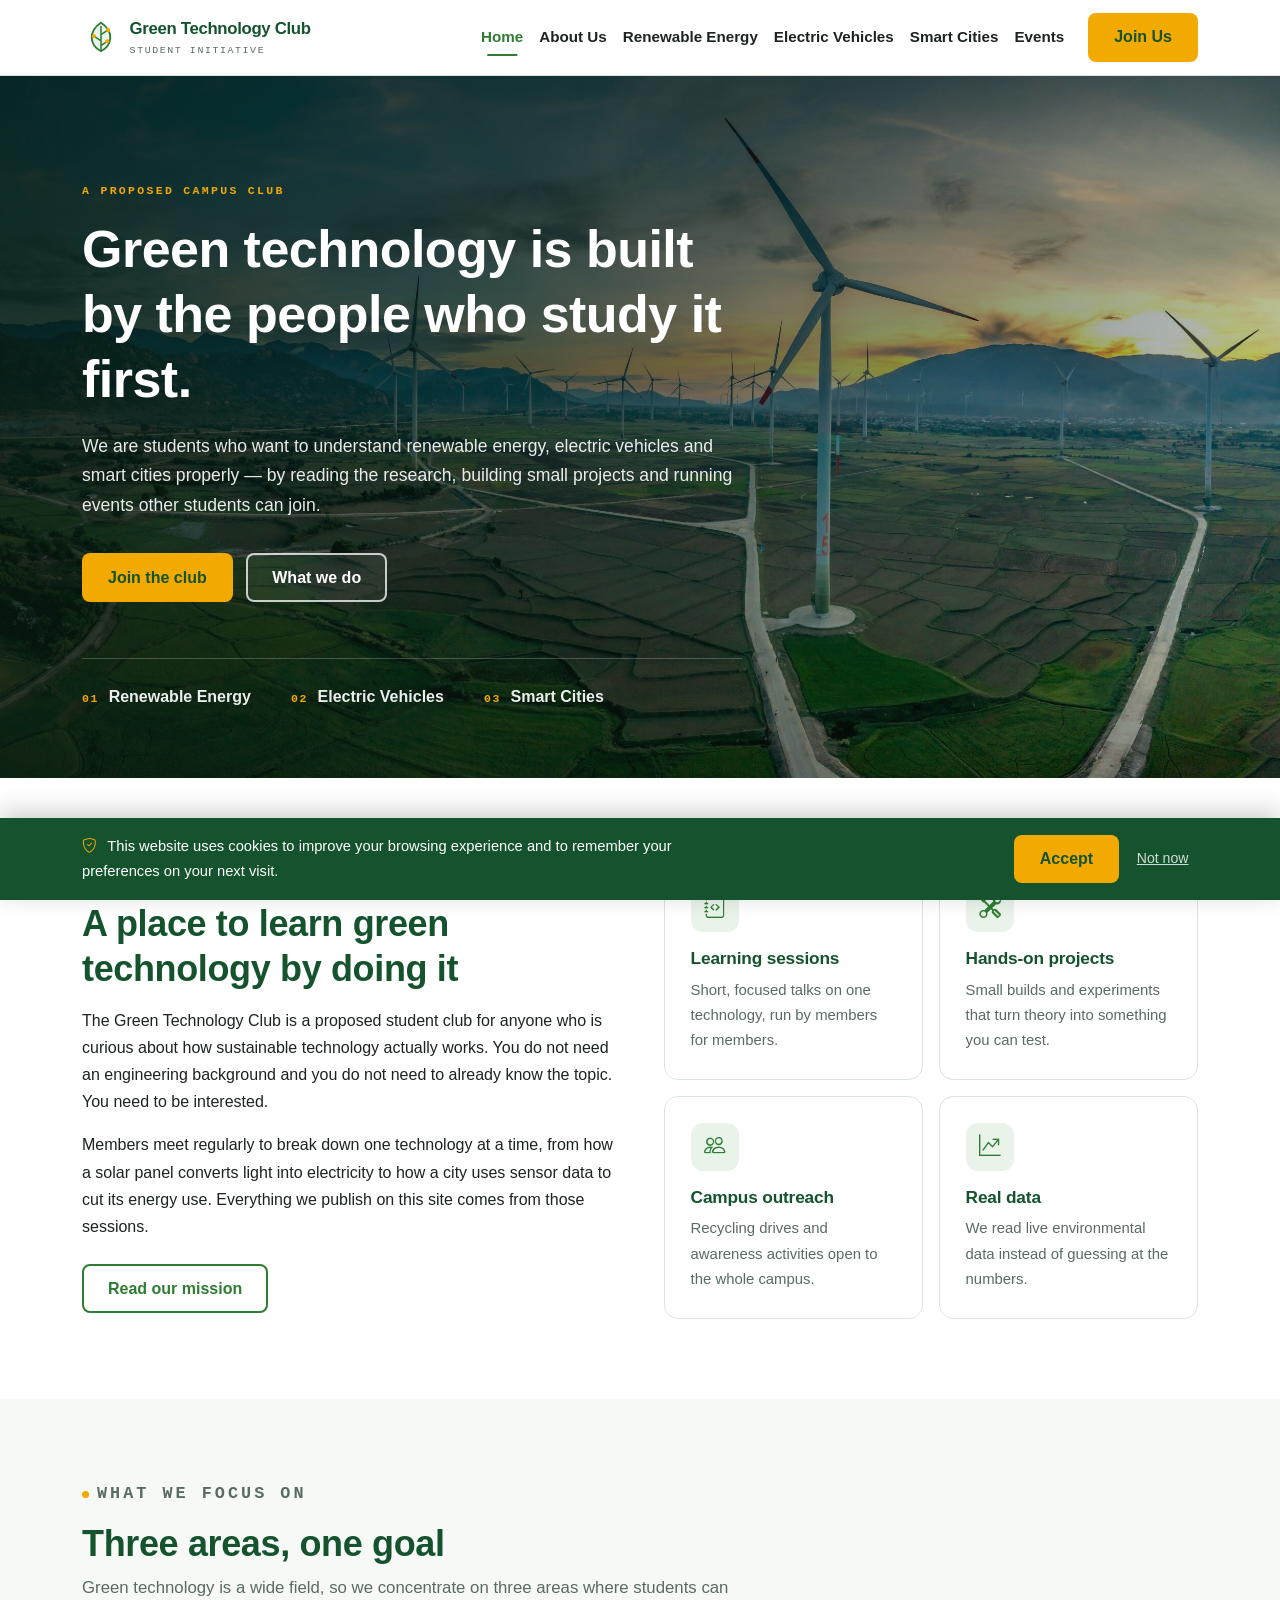
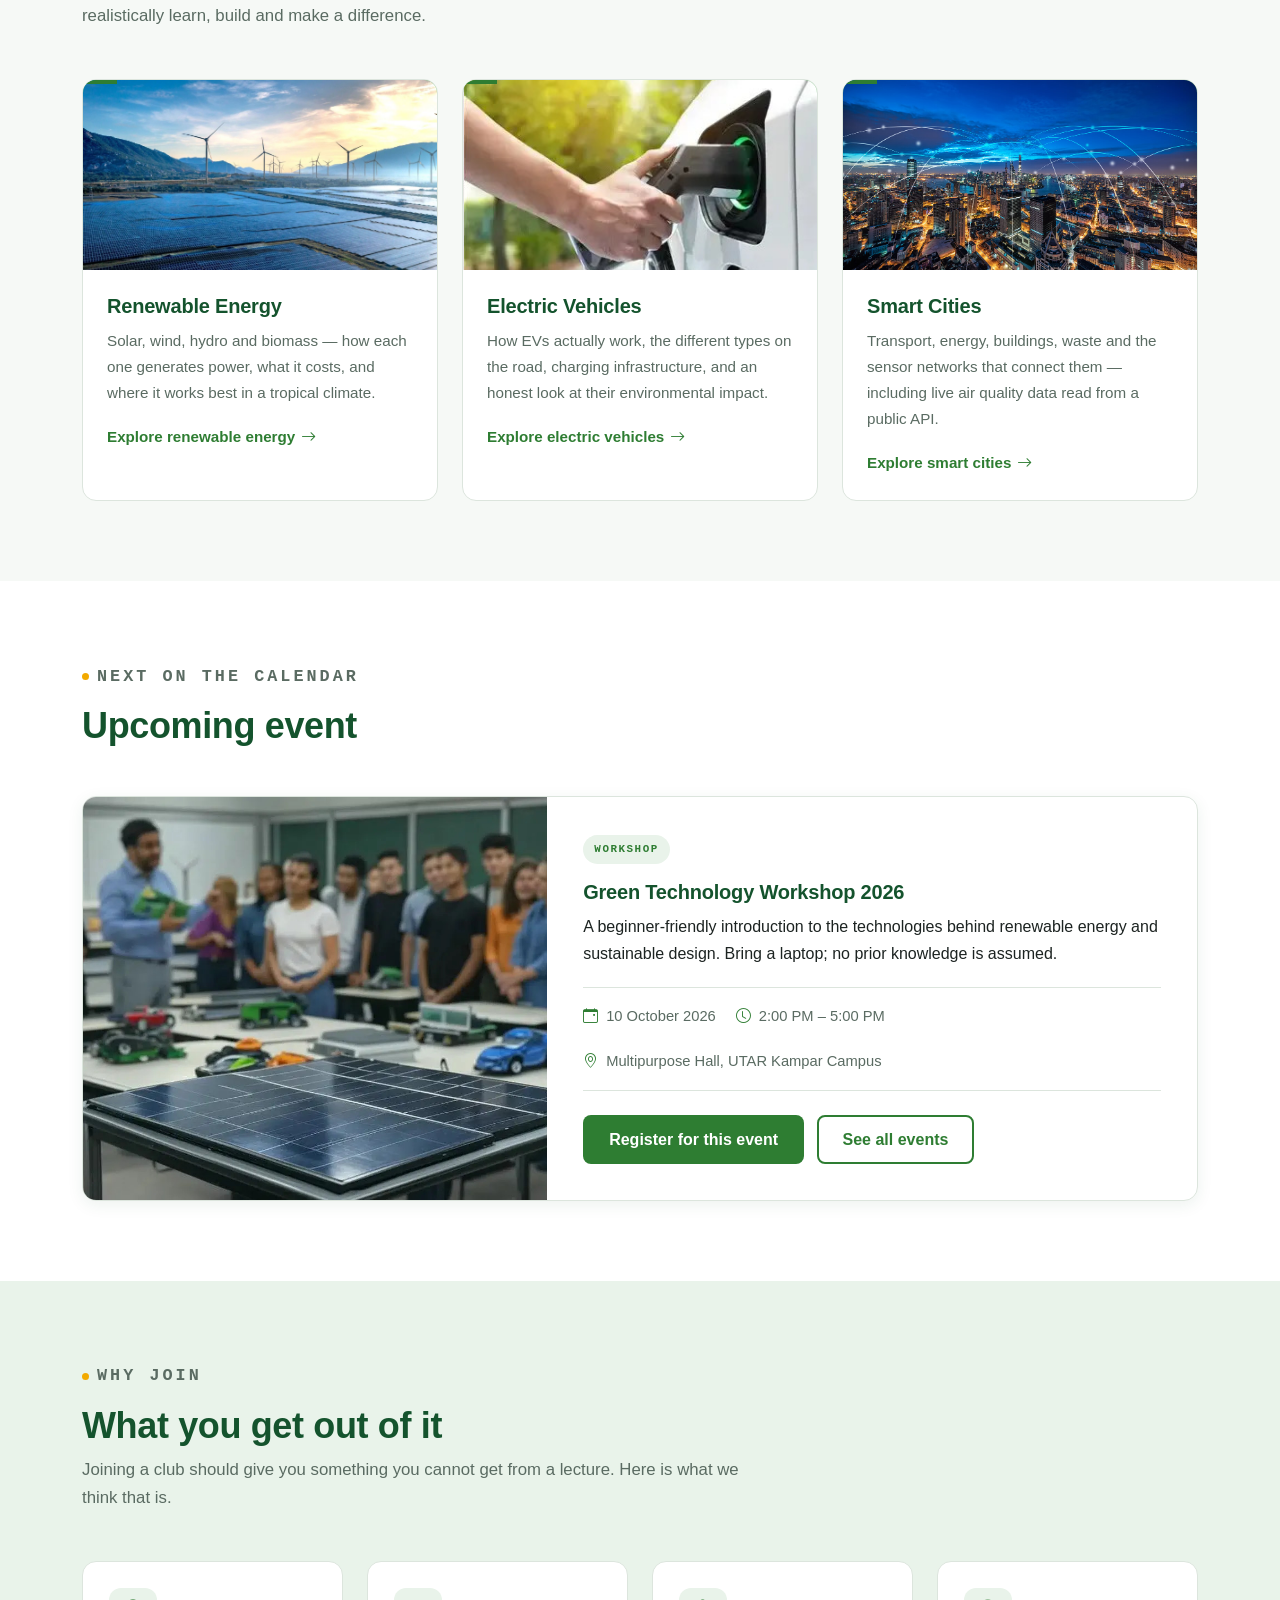
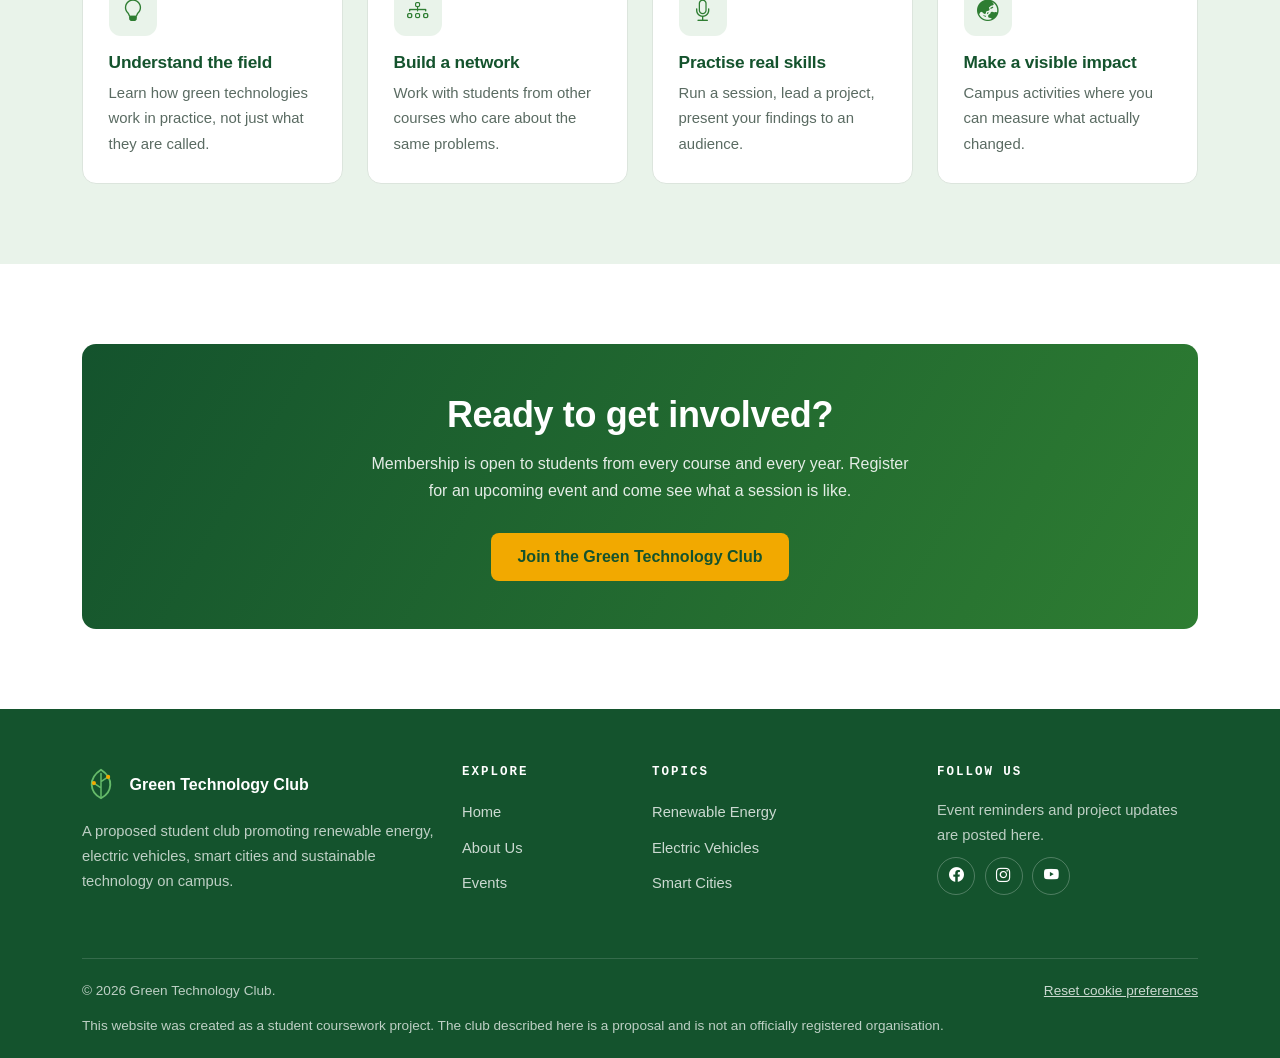
<file: index.html>
<!DOCTYPE html>
<html lang="en">
<head>
  <meta charset="UTF-8">
  <meta name="viewport" content="width=device-width, initial-scale=1.0">
  <!-- This site is designed for a light background only. Without this line a
       phone browser with forced dark mode will invert all of our colours. -->
  <meta name="color-scheme" content="light">
  <meta name="description" content="Green Technology Club - a proposed student club promoting renewable energy, electric vehicles, smart cities and sustainable technology.">
  <title>Home | Green Technology Club</title>

  <!-- Bootstrap 5 -->
  <link href="https://cdn.jsdelivr.net/npm/bootstrap@5.3.3/dist/css/bootstrap.min.css" rel="stylesheet">
  <!-- Bootstrap Icons (CSS only, no JavaScript) -->
  <link href="https://cdn.jsdelivr.net/npm/bootstrap-icons@1.11.3/font/bootstrap-icons.min.css" rel="stylesheet">
  <!-- Our own stylesheet, loaded last so it can override Bootstrap -->
  <link href="css/style.css" rel="stylesheet">
</head>
<body>

<!-- Lets keyboard users jump past the menu straight to the content -->
<a class="gtc-skip-link" href="#main-content">Skip to main content</a>


<!-- ==========================================================================
     NAVBAR  (identical on all six pages - only the "active" class moves)
     ========================================================================== -->
<nav class="navbar navbar-expand-lg gtc-navbar sticky-top" aria-label="Main navigation">
  <div class="container">

    <a class="navbar-brand" href="index.html">
      <svg class="gtc-logo" viewBox="0 0 40 40" role="img" aria-label="Green Technology Club logo">
        <path d="M20 35C8 29 6 14 20 5C34 14 32 29 20 35Z" fill="#E9F3EA" stroke="#2E7D32" stroke-width="2" stroke-linejoin="round"/>
        <path d="M20 34V9M20 24L12.5 19M20 17.5L27.5 12.5M20 29L26.5 24.5" stroke="#2E7D32" stroke-width="1.6" stroke-linecap="round"/>
        <circle cx="12.5" cy="19" r="2.2" fill="#F2A900"/>
        <circle cx="27.5" cy="12.5" r="2.2" fill="#F2A900"/>
        <circle cx="26.5" cy="24.5" r="2.2" fill="#F2A900"/>
      </svg>
      <span class="gtc-brand-text">
        Green Technology Club
        <small>Student Initiative</small>
      </span>
    </a>

    <button class="navbar-toggler" type="button" data-bs-toggle="collapse"
            data-bs-target="#gtcNavMenu" aria-controls="gtcNavMenu"
            aria-expanded="false" aria-label="Toggle navigation menu">
      <span class="navbar-toggler-icon"></span>
    </button>

    <div class="collapse navbar-collapse" id="gtcNavMenu">
      <ul class="navbar-nav ms-auto align-items-lg-center">
        <li class="nav-item"><a class="nav-link active" aria-current="page" href="index.html">Home</a></li>
        <li class="nav-item"><a class="nav-link" href="about.html">About Us</a></li>
        <li class="nav-item"><a class="nav-link" href="renewable.html">Renewable Energy</a></li>
        <li class="nav-item"><a class="nav-link" href="ev.html">Electric Vehicles</a></li>
        <li class="nav-item"><a class="nav-link" href="smart-city.html">Smart Cities</a></li>
        <li class="nav-item"><a class="nav-link" href="events.html">Events</a></li>
        <li class="nav-item ms-lg-3">
          <a class="btn btn-gtc-accent" href="events.html#register">Join Us</a>
        </li>
      </ul>
    </div>

  </div>
</nav>


<!-- ==========================================================================
     WELCOME BAR  (only appears when a name is stored in a cookie)
     ========================================================================== -->
<div class="gtc-welcome" id="gtcWelcome" hidden>
  <div class="container">
    <div class="gtc-welcome__inner">
      <p class="gtc-welcome__text" id="gtcWelcomeText"></p>
      <button type="button" class="gtc-welcome__btn" id="gtcNameBtn" hidden>Add your name</button>
      <button type="button" class="gtc-welcome__btn" id="gtcForgetBtn" hidden>Not you?</button>
    </div>
  </div>
</div>


<main id="main-content">

  <!-- ========================================================================
       HERO
       ======================================================================== -->
  <header class="gtc-hero gtc-on-dark">
    <div class="container">
      <div class="gtc-hero__content">

        <p class="gtc-hero__eyebrow gtc-animate-1">A proposed campus club</p>

        <h1 class="gtc-animate-1">Green technology is built by the people who study it first.</h1>

        <p class="gtc-hero__lead gtc-animate-2">
          We are students who want to understand renewable energy, electric
          vehicles and smart cities properly &mdash; by reading the research,
          building small projects and running events other students can join.
        </p>

        <div class="gtc-hero__actions gtc-animate-3">
          <a class="btn btn-gtc-accent" href="events.html#register">Join the club</a>
          <a class="btn btn-gtc-outline" href="about.html">What we do</a>
        </div>

        <div class="gtc-hero__strip gtc-animate-3">
          <a class="gtc-hero__strip-item" href="renewable.html">
            <span>01</span> Renewable Energy
          </a>
          <a class="gtc-hero__strip-item" href="ev.html">
            <span>02</span> Electric Vehicles
          </a>
          <a class="gtc-hero__strip-item" href="smart-city.html">
            <span>03</span> Smart Cities
          </a>
        </div>

      </div>
    </div>
  </header>


  <!-- ========================================================================
       CLUB INTRODUCTION
       ======================================================================== -->
  <section class="gtc-section">
    <div class="container">
      <div class="row align-items-center g-5">

        <div class="col-lg-6">
          <p class="gtc-eyebrow">About the club</p>
          <h2>A place to learn green technology by doing it</h2>
          <p class="mt-3">
            The Green Technology Club is a proposed student club for anyone who
            is curious about how sustainable technology actually works. You do
            not need an engineering background and you do not need to already
            know the topic. You need to be interested.
          </p>
          <p>
            Members meet regularly to break down one technology at a time, from
            how a solar panel converts light into electricity to how a city
            uses sensor data to cut its energy use. Everything we publish on
            this site comes from those sessions.
          </p>
          <a class="btn btn-gtc-outline mt-2" href="about.html">Read our mission</a>
        </div>

        <div class="col-lg-6">
          <div class="row g-3">
            <div class="col-sm-6">
              <div class="gtc-mini-card">
                <span class="gtc-mini-card__icon"><i class="bi bi-journal-code"></i></span>
                <h3>Learning sessions</h3>
                <p>Short, focused talks on one technology, run by members for members.</p>
              </div>
            </div>
            <div class="col-sm-6">
              <div class="gtc-mini-card">
                <span class="gtc-mini-card__icon"><i class="bi bi-tools"></i></span>
                <h3>Hands-on projects</h3>
                <p>Small builds and experiments that turn theory into something you can test.</p>
              </div>
            </div>
            <div class="col-sm-6">
              <div class="gtc-mini-card">
                <span class="gtc-mini-card__icon"><i class="bi bi-people"></i></span>
                <h3>Campus outreach</h3>
                <p>Recycling drives and awareness activities open to the whole campus.</p>
              </div>
            </div>
            <div class="col-sm-6">
              <div class="gtc-mini-card">
                <span class="gtc-mini-card__icon"><i class="bi bi-graph-up-arrow"></i></span>
                <h3>Real data</h3>
                <p>We read live environmental data instead of guessing at the numbers.</p>
              </div>
            </div>
          </div>
        </div>

      </div>
    </div>
  </section>


  <!-- ========================================================================
       THREE FEATURED AREAS
       ======================================================================== -->
  <section class="gtc-section gtc-section--offwhite">
    <div class="container">

      <div class="gtc-section-intro">
        <p class="gtc-eyebrow">What we focus on</p>
        <h2>Three areas, one goal</h2>
        <p>
          Green technology is a wide field, so we concentrate on three areas
          where students can realistically learn, build and make a difference.
        </p>
      </div>

      <div class="row g-4">

        <div class="col-md-4">
          <article class="gtc-card">
            <div class="gtc-card__media"
                 style="background-image: url('images/feature-renewable.jpg');"
                 role="img" aria-label="Solar panels in a field under clear sky"></div>
            <div class="gtc-card__body">
              <h3>Renewable Energy</h3>
              <p>
                Solar, wind, hydro and biomass &mdash; how each one generates
                power, what it costs, and where it works best in a tropical
                climate.
              </p>
              <a class="gtc-card__link" href="renewable.html">
                Explore renewable energy <i class="bi bi-arrow-right"></i>
              </a>
            </div>
          </article>
        </div>

        <div class="col-md-4">
          <article class="gtc-card">
            <div class="gtc-card__media"
                 style="background-image: url('images/feature-ev.jpg');"
                 role="img" aria-label="Electric vehicle connected to a charging station"></div>
            <div class="gtc-card__body">
              <h3>Electric Vehicles</h3>
              <p>
                How EVs actually work, the different types on the road,
                charging infrastructure, and an honest look at their
                environmental impact.
              </p>
              <a class="gtc-card__link" href="ev.html">
                Explore electric vehicles <i class="bi bi-arrow-right"></i>
              </a>
            </div>
          </article>
        </div>

        <div class="col-md-4">
          <article class="gtc-card">
            <div class="gtc-card__media"
                 style="background-image: url('images/feature-smartcity.jpg');"
                 role="img" aria-label="City skyline at dusk with connected lighting"></div>
            <div class="gtc-card__body">
              <h3>Smart Cities</h3>
              <p>
                Transport, energy, buildings, waste and the sensor networks
                that connect them &mdash; including live air quality data
                read from a public API.
              </p>
              <a class="gtc-card__link" href="smart-city.html">
                Explore smart cities <i class="bi bi-arrow-right"></i>
              </a>
            </div>
          </article>
        </div>

      </div>
    </div>
  </section>


  <!-- ========================================================================
       FEATURED EVENT
       Note for Member 3: the details below must stay identical to the first
       event card on events.html.
       ======================================================================== -->
  <section class="gtc-section">
    <div class="container">

      <div class="gtc-section-intro">
        <p class="gtc-eyebrow">Next on the calendar</p>
        <h2>Upcoming event</h2>
      </div>

      <div class="gtc-event">
        <div class="row g-0">

          <div class="col-lg-5">
            <div class="gtc-event__media"
                 style="background-image: url('images/event-featured.jpg');"
                 role="img" aria-label="Students taking part in a green technology workshop"></div>
          </div>

          <div class="col-lg-7">
            <div class="gtc-event__body">
              <span class="gtc-badge">Workshop</span>
              <h3 class="mt-3">Green Technology Workshop 2026</h3>
              <p class="mb-0">
                A beginner-friendly introduction to the technologies behind
                renewable energy and sustainable design. Bring a laptop; no
                prior knowledge is assumed.
              </p>

              <div class="gtc-event__meta">
                <div><i class="bi bi-calendar-event"></i> 10 October 2026</div>
                <div><i class="bi bi-clock"></i> 2:00 PM &ndash; 5:00 PM</div>
                <div><i class="bi bi-geo-alt"></i> Multipurpose Hall, UTAR Kampar Campus</div>
              </div>

              <a class="btn btn-gtc-primary" href="events.html#register">Register for this event</a>
              <a class="btn btn-gtc-outline ms-sm-2 mt-2 mt-sm-0" href="events.html">See all events</a>
            </div>
          </div>

        </div>
      </div>

    </div>
  </section>


  <!-- ========================================================================
       WHY JOIN OUR CLUB
       ======================================================================== -->
  <section class="gtc-section gtc-section--pale">
    <div class="container">

      <div class="gtc-section-intro">
        <p class="gtc-eyebrow">Why join</p>
        <h2>What you get out of it</h2>
        <p>
          Joining a club should give you something you cannot get from a
          lecture. Here is what we think that is.
        </p>
      </div>

      <div class="row g-4">

        <div class="col-md-6 col-lg-3">
          <div class="gtc-mini-card">
            <span class="gtc-mini-card__icon"><i class="bi bi-lightbulb"></i></span>
            <h3>Understand the field</h3>
            <p>Learn how green technologies work in practice, not just what they are called.</p>
          </div>
        </div>

        <div class="col-md-6 col-lg-3">
          <div class="gtc-mini-card">
            <span class="gtc-mini-card__icon"><i class="bi bi-diagram-3"></i></span>
            <h3>Build a network</h3>
            <p>Work with students from other courses who care about the same problems.</p>
          </div>
        </div>

        <div class="col-md-6 col-lg-3">
          <div class="gtc-mini-card">
            <span class="gtc-mini-card__icon"><i class="bi bi-mic"></i></span>
            <h3>Practise real skills</h3>
            <p>Run a session, lead a project, present your findings to an audience.</p>
          </div>
        </div>

        <div class="col-md-6 col-lg-3">
          <div class="gtc-mini-card">
            <span class="gtc-mini-card__icon"><i class="bi bi-globe-asia-australia"></i></span>
            <h3>Make a visible impact</h3>
            <p>Campus activities where you can measure what actually changed.</p>
          </div>
        </div>

      </div>
    </div>
  </section>


  <!-- ========================================================================
       CALL TO ACTION
       ======================================================================== -->
  <section class="gtc-section gtc-on-dark">
    <div class="container">
      <div class="gtc-cta">
        <h2>Ready to get involved?</h2>
        <p>
          Membership is open to students from every course and every year.
          Register for an upcoming event and come see what a session is like.
        </p>
        <a class="btn btn-gtc-accent" href="events.html#register">Join the Green Technology Club</a>
      </div>
    </div>
  </section>

</main>


<!-- ==========================================================================
     FOOTER  (identical on all six pages)
     ========================================================================== -->
<footer class="gtc-footer">
  <div class="container">
    <div class="row g-4">

      <div class="col-lg-4">
        <div class="gtc-footer__brand">
          <svg class="gtc-logo" viewBox="0 0 40 40" aria-hidden="true">
            <path d="M20 35C8 29 6 14 20 5C34 14 32 29 20 35Z" fill="none" stroke="#66BB6A" stroke-width="2" stroke-linejoin="round"/>
            <path d="M20 34V9M20 24L12.5 19M20 17.5L27.5 12.5" stroke="#66BB6A" stroke-width="1.6" stroke-linecap="round"/>
            <circle cx="12.5" cy="19" r="2.2" fill="#F2A900"/>
            <circle cx="27.5" cy="12.5" r="2.2" fill="#F2A900"/>
          </svg>
          Green Technology Club
        </div>
        <p>
          A proposed student club promoting renewable energy, electric
          vehicles, smart cities and sustainable technology on campus.
        </p>
      </div>

      <div class="col-6 col-lg-2">
        <h4>Explore</h4>
        <ul class="gtc-footer__list">
          <li><a href="index.html">Home</a></li>
          <li><a href="about.html">About Us</a></li>
          <li><a href="events.html">Events</a></li>
        </ul>
      </div>

      <div class="col-6 col-lg-3">
        <h4>Topics</h4>
        <ul class="gtc-footer__list">
          <li><a href="renewable.html">Renewable Energy</a></li>
          <li><a href="ev.html">Electric Vehicles</a></li>
          <li><a href="smart-city.html">Smart Cities</a></li>
        </ul>
      </div>

      <div class="col-lg-3">
        <h4>Follow us</h4>
        <p class="mb-0">Event reminders and project updates are posted here.</p>
        <div class="gtc-footer__social">
          <a href="https://www.facebook.com/share/1BGQavSA6r/" target="_blank" rel="noopener" aria-label="Green Technology Club on Facebook"><i class="bi bi-facebook"></i></a>
          <a href="https://www.instagram.com/green_tech_club" target="_blank" rel="noopener" aria-label="Green Technology Club on Instagram"><i class="bi bi-instagram"></i></a>
          <a href="https://www.youtube.com/@green_tech_club" target="_blank" rel="noopener" aria-label="Green Technology Club on YouTube"><i class="bi bi-youtube"></i></a>
        </div>
      </div>

    </div>

    <div class="gtc-footer__bottom">
      <div class="d-flex flex-wrap justify-content-between gap-2">
        <p>&copy; <span id="footerYear">2026</span> Green Technology Club.</p>
        <button type="button" class="gtc-footer__reset" id="cookieResetBtn">
          Reset cookie preferences
        </button>
      </div>
      <p class="gtc-disclaimer">
        This website was created as a student coursework project. The club
        described here is a proposal and is not an officially registered
        organisation.
      </p>
    </div>

  </div>
</footer>


<!-- ==========================================================================
     COOKIE NOTICE  (identical on all six pages, hidden until needed)
     ========================================================================== -->
<div class="gtc-cookie-banner" id="cookieBanner" role="region" aria-label="Cookie notice" hidden>
  <div class="container">
    <div class="gtc-cookie-banner__inner">
      <p class="gtc-cookie-banner__text">
        <i class="bi bi-shield-check"></i>
        This website uses cookies to improve your browsing experience and to
        remember your preferences on your next visit.
      </p>
      <div class="gtc-cookie-banner__actions">
        <button type="button" class="btn btn-gtc-accent" id="cookieAcceptBtn">Accept</button>
        <button type="button" class="gtc-cookie-banner__dismiss" id="cookieDismissBtn">Not now</button>
      </div>
    </div>
  </div>
</div>


<!-- Scripts: jQuery first, then Bootstrap, then our own file -->
<script src="https://code.jquery.com/jquery-3.7.1.min.js"></script>
<script src="https://cdn.jsdelivr.net/npm/bootstrap@5.3.3/dist/js/bootstrap.bundle.min.js"></script>
<script src="js/script.js"></script>

</body>
</html>
</file>
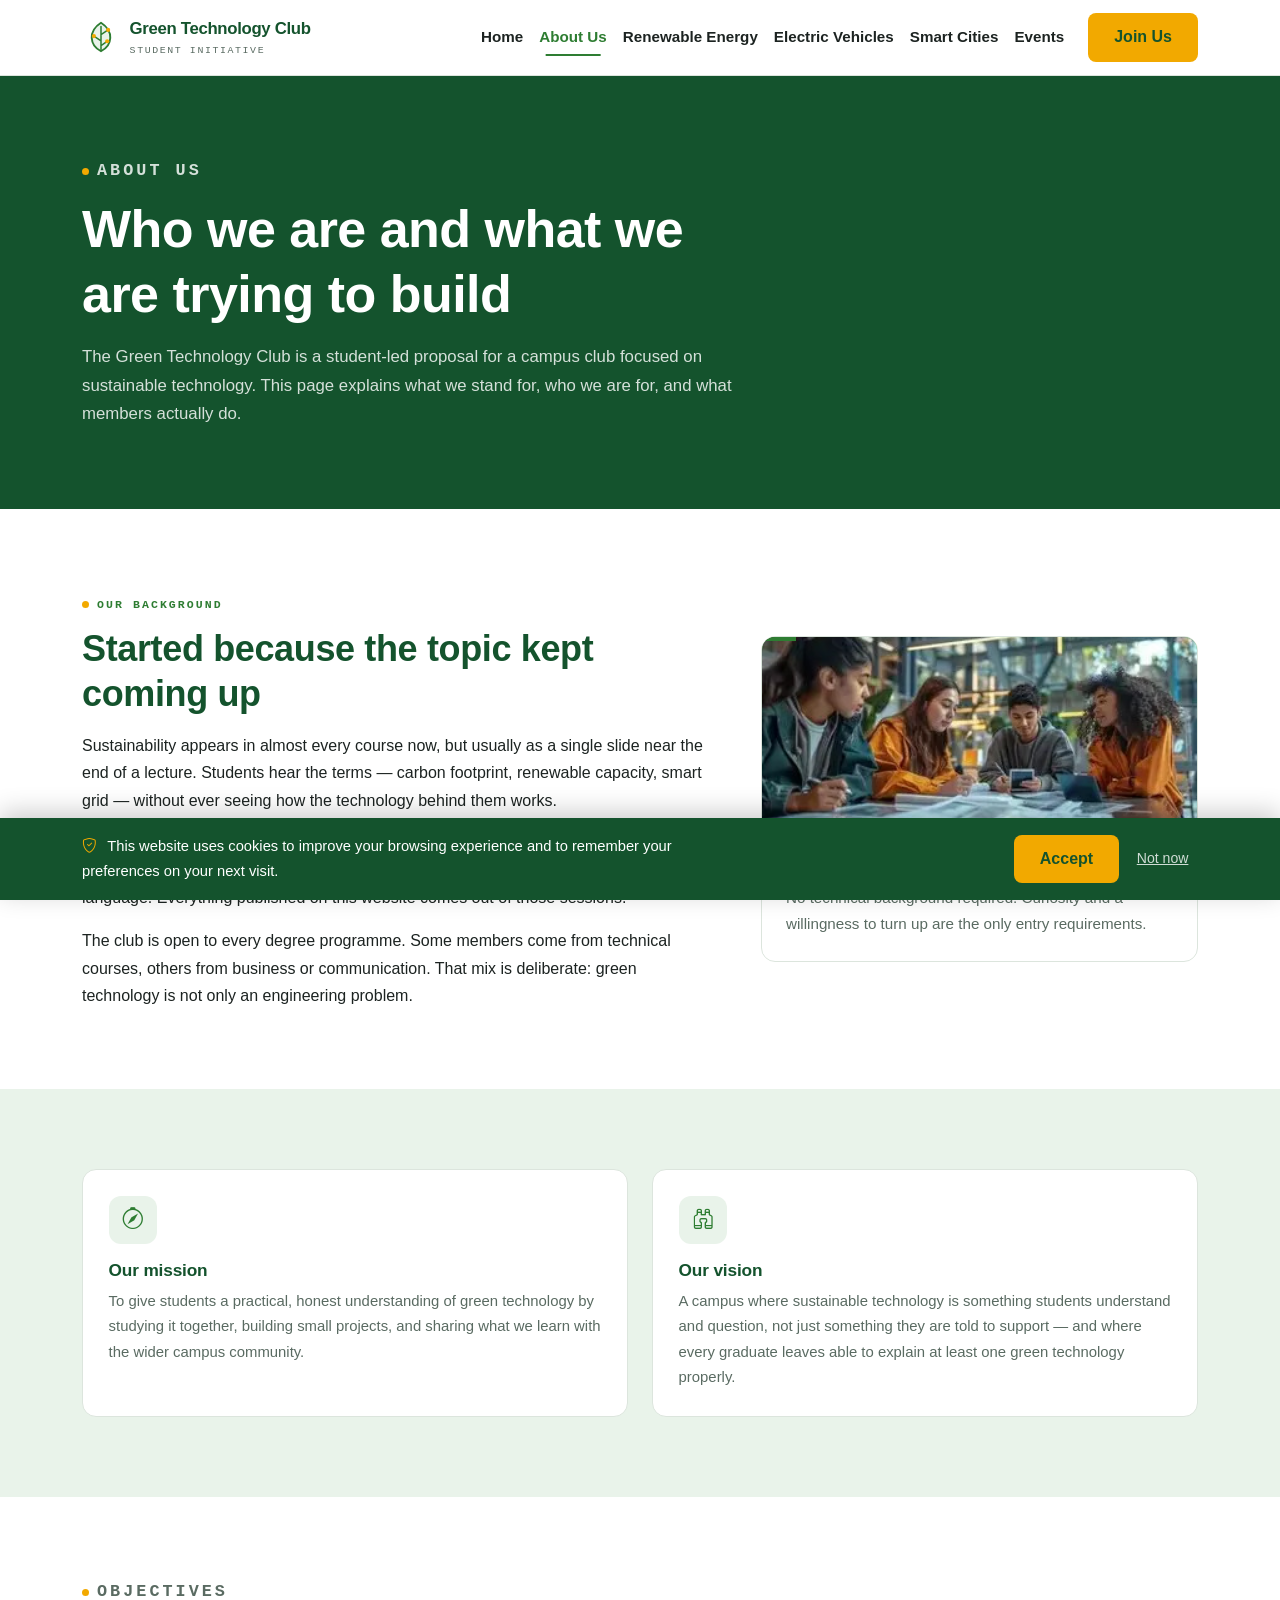
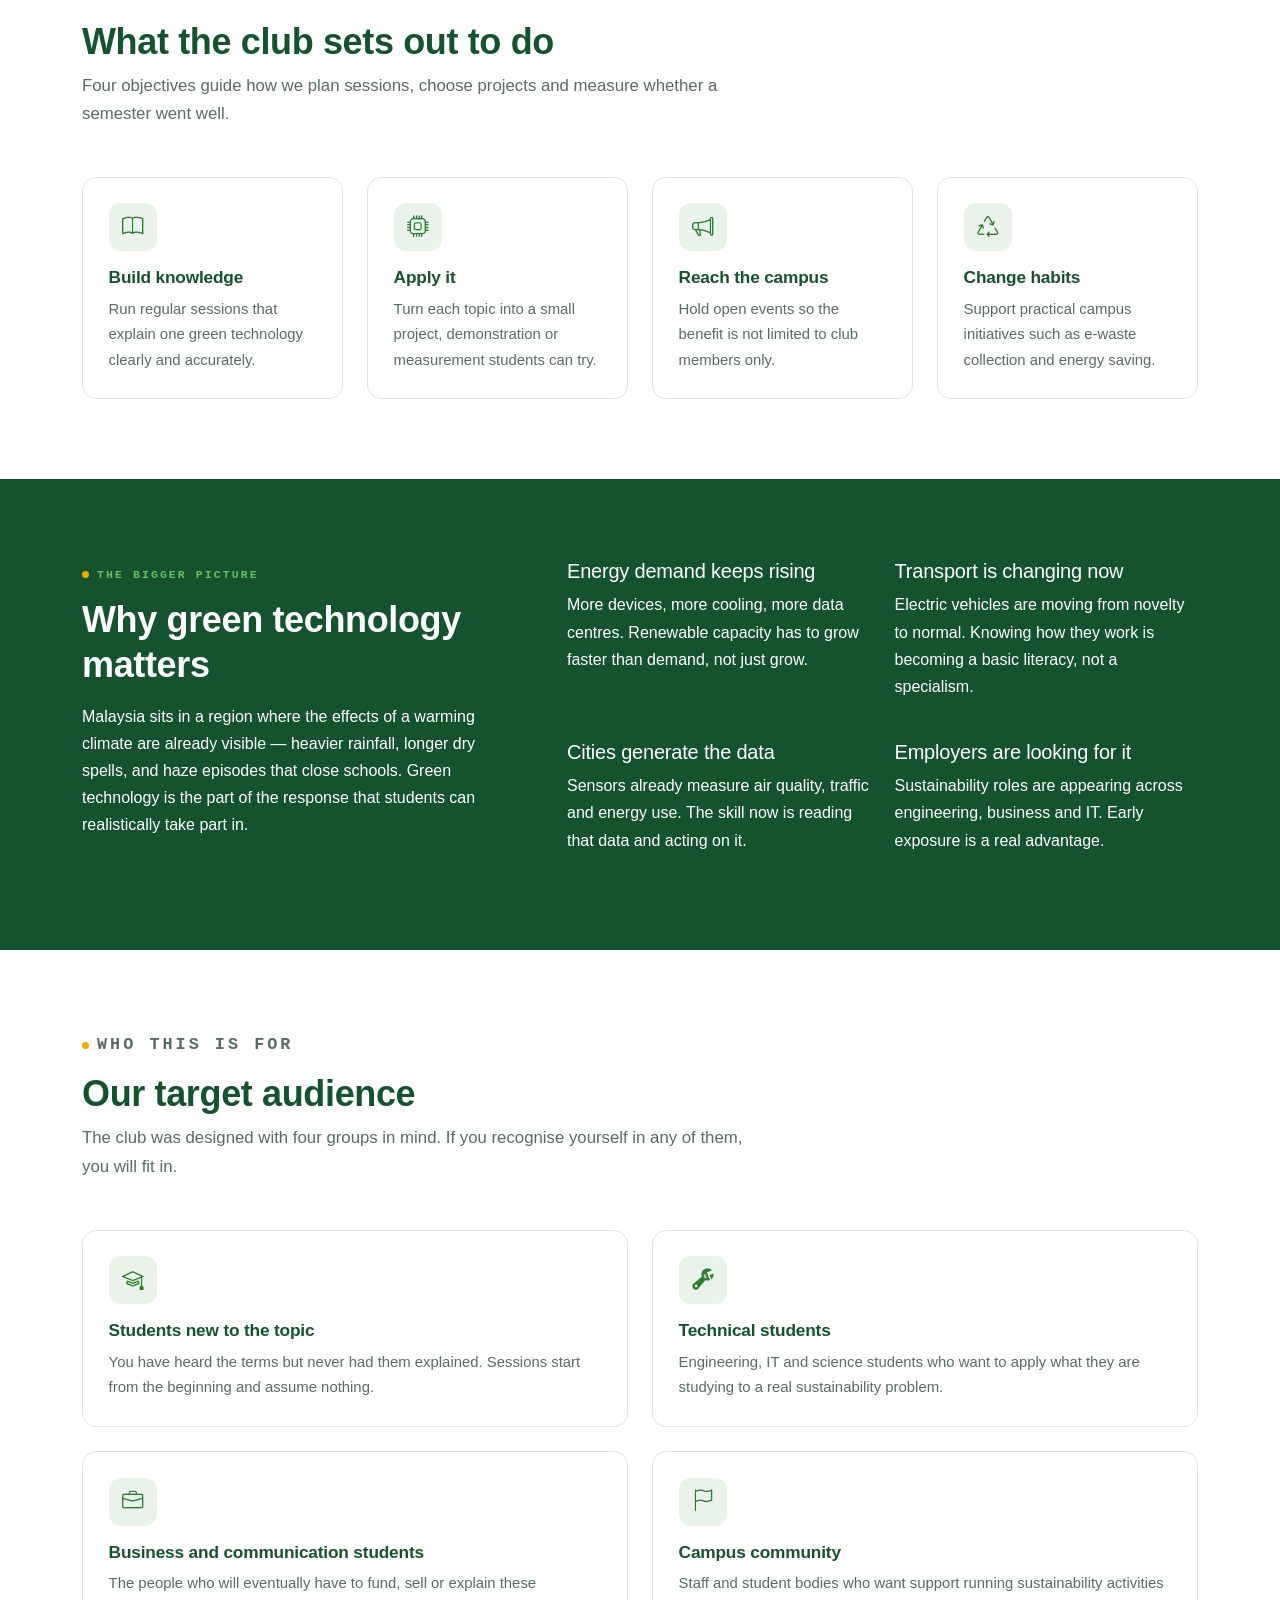
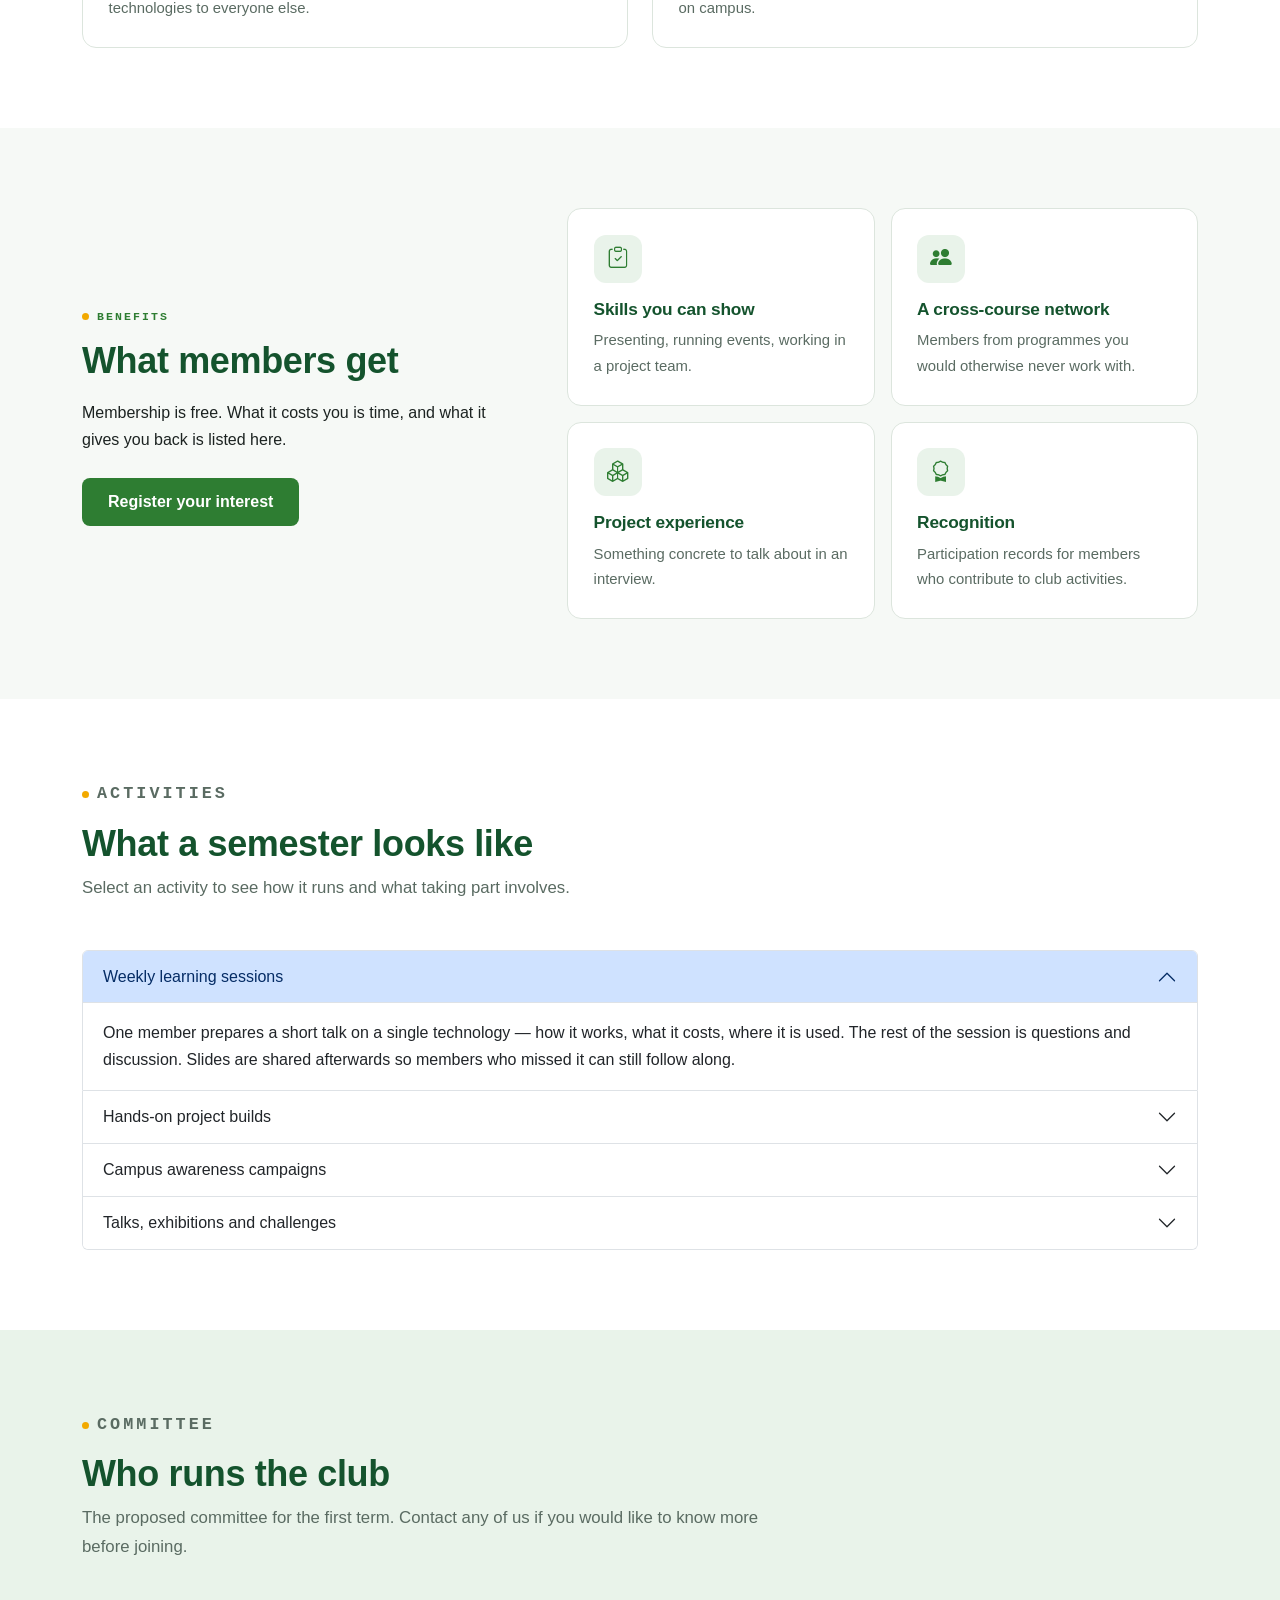
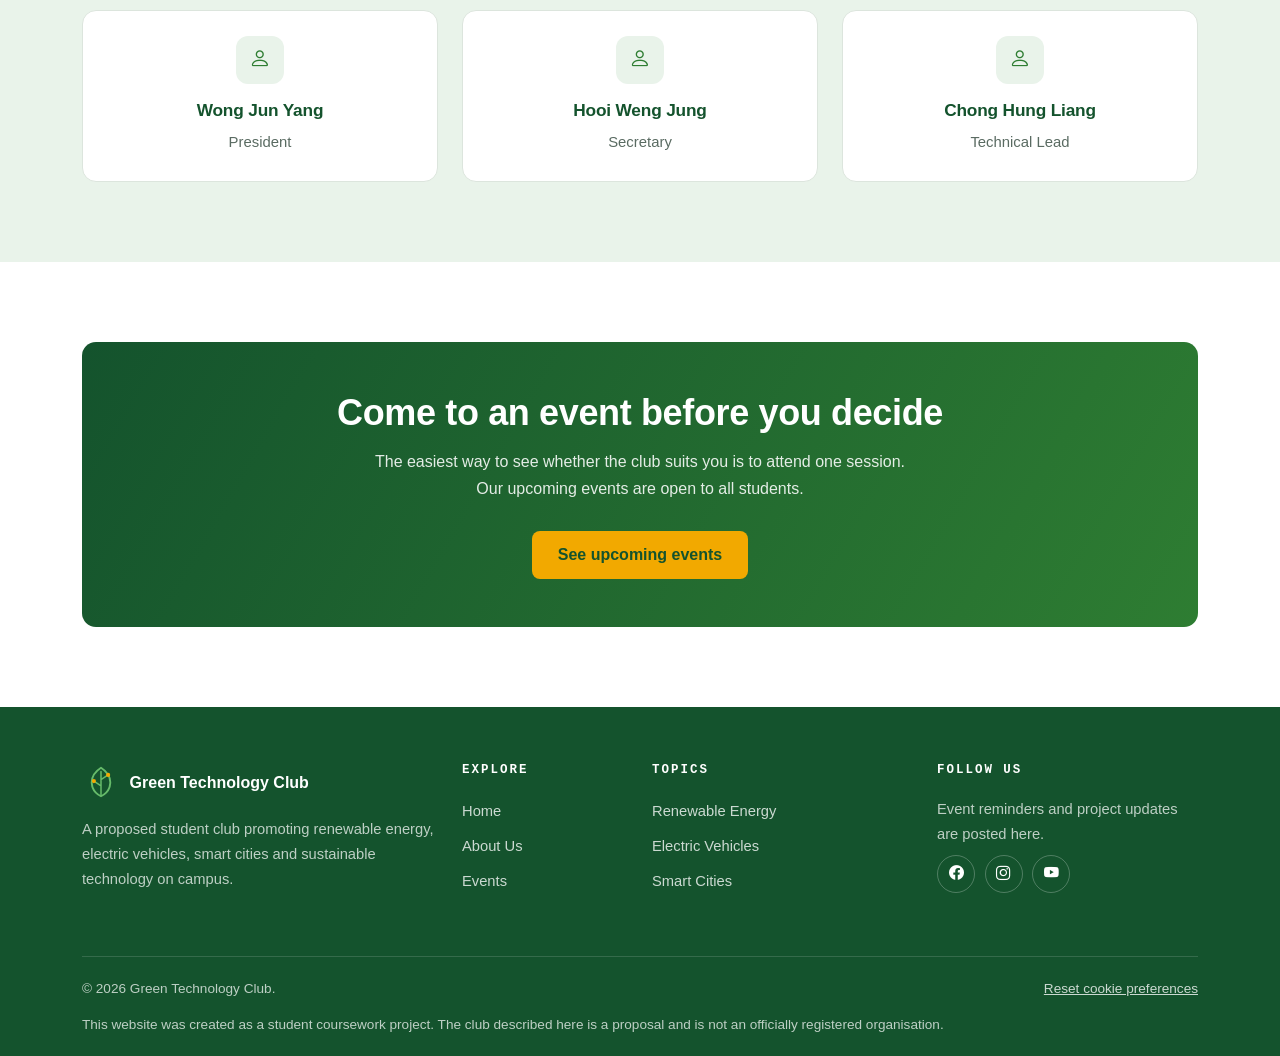
<file: about.html>
<!DOCTYPE html>
<html lang="en">
<head>
  <meta charset="UTF-8">
  <meta name="viewport" content="width=device-width, initial-scale=1.0">
  <!-- This site is designed for a light background only. Without this line a
       phone browser with forced dark mode will invert all of our colours. -->
  <meta name="color-scheme" content="light">
  <meta name="description" content="The mission, vision, objectives and activities of the Green Technology Club, a proposed student club for sustainable technology.">
  <title>About Us | Green Technology Club</title>

  <!-- Bootstrap 5 -->
  <link href="https://cdn.jsdelivr.net/npm/bootstrap@5.3.3/dist/css/bootstrap.min.css" rel="stylesheet">
  <!-- Bootstrap Icons (CSS only, no JavaScript) -->
  <link href="https://cdn.jsdelivr.net/npm/bootstrap-icons@1.11.3/font/bootstrap-icons.min.css" rel="stylesheet">
  <!-- Our own stylesheet, loaded last so it can override Bootstrap -->
  <link href="css/style.css" rel="stylesheet">
</head>
<body>

<a class="gtc-skip-link" href="#main-content">Skip to main content</a>


<!-- ==========================================================================
     NAVBAR  (identical on all six pages - only the "active" class moves)
     ========================================================================== -->
<nav class="navbar navbar-expand-lg gtc-navbar sticky-top" aria-label="Main navigation">
  <div class="container">

    <a class="navbar-brand" href="index.html">
      <svg class="gtc-logo" viewBox="0 0 40 40" role="img" aria-label="Green Technology Club logo">
        <path d="M20 35C8 29 6 14 20 5C34 14 32 29 20 35Z" fill="#E9F3EA" stroke="#2E7D32" stroke-width="2" stroke-linejoin="round"/>
        <path d="M20 34V9M20 24L12.5 19M20 17.5L27.5 12.5M20 29L26.5 24.5" stroke="#2E7D32" stroke-width="1.6" stroke-linecap="round"/>
        <circle cx="12.5" cy="19" r="2.2" fill="#F2A900"/>
        <circle cx="27.5" cy="12.5" r="2.2" fill="#F2A900"/>
        <circle cx="26.5" cy="24.5" r="2.2" fill="#F2A900"/>
      </svg>
      <span class="gtc-brand-text">
        Green Technology Club
        <small>Student Initiative</small>
      </span>
    </a>

    <button class="navbar-toggler" type="button" data-bs-toggle="collapse"
            data-bs-target="#gtcNavMenu" aria-controls="gtcNavMenu"
            aria-expanded="false" aria-label="Toggle navigation menu">
      <span class="navbar-toggler-icon"></span>
    </button>

    <div class="collapse navbar-collapse" id="gtcNavMenu">
      <ul class="navbar-nav ms-auto align-items-lg-center">
        <li class="nav-item"><a class="nav-link" href="index.html">Home</a></li>
        <li class="nav-item"><a class="nav-link active" aria-current="page" href="about.html">About Us</a></li>
        <li class="nav-item"><a class="nav-link" href="renewable.html">Renewable Energy</a></li>
        <li class="nav-item"><a class="nav-link" href="ev.html">Electric Vehicles</a></li>
        <li class="nav-item"><a class="nav-link" href="smart-city.html">Smart Cities</a></li>
        <li class="nav-item"><a class="nav-link" href="events.html">Events</a></li>
        <li class="nav-item ms-lg-3">
          <a class="btn btn-gtc-accent" href="events.html#register">Join Us</a>
        </li>
      </ul>
    </div>

  </div>
</nav>


<!-- ==========================================================================
     WELCOME BAR  (only appears when a name is stored in a cookie)
     ========================================================================== -->
<div class="gtc-welcome" id="gtcWelcome" hidden>
  <div class="container">
    <div class="gtc-welcome__inner">
      <p class="gtc-welcome__text" id="gtcWelcomeText"></p>
      <button type="button" class="gtc-welcome__btn" id="gtcNameBtn" hidden>Add your name</button>
      <button type="button" class="gtc-welcome__btn" id="gtcForgetBtn" hidden>Not you?</button>
    </div>
  </div>
</div>


<main id="main-content">

  <!-- ========================================================================
       PAGE HEADER
       ======================================================================== -->
  <header class="gtc-section gtc-section--dark">
    <div class="container">
      <div class="gtc-section-intro mb-0">
        <p class="gtc-eyebrow gtc-animate-1">About us</p>
        <h1 class="gtc-animate-1">Who we are and what we are trying to build</h1>
        <p class="gtc-animate-2 mt-3 mb-0">
          The Green Technology Club is a student-led proposal for a campus club
          focused on sustainable technology. This page explains what we stand
          for, who we are for, and what members actually do.
        </p>
      </div>
    </div>
  </header>


  <!-- ========================================================================
       ABOUT THE CLUB
       ======================================================================== -->
  <section class="gtc-section">
    <div class="container">
      <div class="row g-5 align-items-center">

        <div class="col-lg-7">
          <p class="gtc-eyebrow">Our background</p>
          <h2>Started because the topic kept coming up</h2>
          <p class="mt-3">
            Sustainability appears in almost every course now, but usually as a
            single slide near the end of a lecture. Students hear the terms
            &mdash; carbon footprint, renewable capacity, smart grid &mdash;
            without ever seeing how the technology behind them works.
          </p>
          <p>
            The Green Technology Club exists to close that gap. It is a place
            where students take one technology at a time, study it properly,
            and then explain it to each other in plain language. Everything
            published on this website comes out of those sessions.
          </p>
          <p class="mb-0">
            The club is open to every degree programme. Some members come from
            technical courses, others from business or communication. That mix
            is deliberate: green technology is not only an engineering problem.
          </p>
        </div>

        <div class="col-lg-5">
          <div class="gtc-card">
            <div class="gtc-card__media"
                 style="background-image: url('images/about-team.jpg');"
                 role="img" aria-label="Students working together on a sustainability project"></div>
            <div class="gtc-card__body">
              <h3>Open to everyone</h3>
              <p class="mb-0">
                No technical background required. Curiosity and a willingness
                to turn up are the only entry requirements.
              </p>
            </div>
          </div>
        </div>

      </div>
    </div>
  </section>


  <!-- ========================================================================
       MISSION AND VISION
       ======================================================================== -->
  <section class="gtc-section gtc-section--pale">
    <div class="container">
      <div class="row g-4">

        <div class="col-lg-6">
          <div class="gtc-mini-card h-100">
            <span class="gtc-mini-card__icon"><i class="bi bi-compass"></i></span>
            <h3>Our mission</h3>
            <p>
              To give students a practical, honest understanding of green
              technology by studying it together, building small projects, and
              sharing what we learn with the wider campus community.
            </p>
          </div>
        </div>

        <div class="col-lg-6">
          <div class="gtc-mini-card h-100">
            <span class="gtc-mini-card__icon"><i class="bi bi-binoculars"></i></span>
            <h3>Our vision</h3>
            <p>
              A campus where sustainable technology is something students
              understand and question, not just something they are told to
              support &mdash; and where every graduate leaves able to explain
              at least one green technology properly.
            </p>
          </div>
        </div>

      </div>
    </div>
  </section>


  <!-- ========================================================================
       OBJECTIVES
       ======================================================================== -->
  <section class="gtc-section">
    <div class="container">

      <div class="gtc-section-intro">
        <p class="gtc-eyebrow">Objectives</p>
        <h2>What the club sets out to do</h2>
        <p>
          Four objectives guide how we plan sessions, choose projects and
          measure whether a semester went well.
        </p>
      </div>

      <div class="row g-4">

        <div class="col-md-6 col-lg-3">
          <div class="gtc-mini-card">
            <span class="gtc-mini-card__icon"><i class="bi bi-book"></i></span>
            <h3>Build knowledge</h3>
            <p>Run regular sessions that explain one green technology clearly and accurately.</p>
          </div>
        </div>

        <div class="col-md-6 col-lg-3">
          <div class="gtc-mini-card">
            <span class="gtc-mini-card__icon"><i class="bi bi-cpu"></i></span>
            <h3>Apply it</h3>
            <p>Turn each topic into a small project, demonstration or measurement students can try.</p>
          </div>
        </div>

        <div class="col-md-6 col-lg-3">
          <div class="gtc-mini-card">
            <span class="gtc-mini-card__icon"><i class="bi bi-megaphone"></i></span>
            <h3>Reach the campus</h3>
            <p>Hold open events so the benefit is not limited to club members only.</p>
          </div>
        </div>

        <div class="col-md-6 col-lg-3">
          <div class="gtc-mini-card">
            <span class="gtc-mini-card__icon"><i class="bi bi-recycle"></i></span>
            <h3>Change habits</h3>
            <p>Support practical campus initiatives such as e-waste collection and energy saving.</p>
          </div>
        </div>

      </div>
    </div>
  </section>


  <!-- ========================================================================
       WHY GREEN TECHNOLOGY MATTERS
       ======================================================================== -->
  <section class="gtc-section gtc-section--dark">
    <div class="container">
      <div class="row g-5">

        <div class="col-lg-5">
          <p class="gtc-eyebrow">The bigger picture</p>
          <h2>Why green technology matters</h2>
          <p class="mt-3 mb-0">
            Malaysia sits in a region where the effects of a warming climate
            are already visible &mdash; heavier rainfall, longer dry spells,
            and haze episodes that close schools. Green technology is the part
            of the response that students can realistically take part in.
          </p>
        </div>

        <div class="col-lg-7">
          <div class="row g-4">

            <div class="col-sm-6">
              <h3 class="h5">Energy demand keeps rising</h3>
              <p>
                More devices, more cooling, more data centres. Renewable
                capacity has to grow faster than demand, not just grow.
              </p>
            </div>

            <div class="col-sm-6">
              <h3 class="h5">Transport is changing now</h3>
              <p>
                Electric vehicles are moving from novelty to normal. Knowing
                how they work is becoming a basic literacy, not a specialism.
              </p>
            </div>

            <div class="col-sm-6">
              <h3 class="h5">Cities generate the data</h3>
              <p>
                Sensors already measure air quality, traffic and energy use.
                The skill now is reading that data and acting on it.
              </p>
            </div>

            <div class="col-sm-6">
              <h3 class="h5">Employers are looking for it</h3>
              <p>
                Sustainability roles are appearing across engineering, business
                and IT. Early exposure is a real advantage.
              </p>
            </div>

          </div>
        </div>

      </div>
    </div>
  </section>


  <!-- ========================================================================
       TARGET AUDIENCE
       ======================================================================== -->
  <section class="gtc-section">
    <div class="container">

      <div class="gtc-section-intro">
        <p class="gtc-eyebrow">Who this is for</p>
        <h2>Our target audience</h2>
        <p>
          The club was designed with four groups in mind. If you recognise
          yourself in any of them, you will fit in.
        </p>
      </div>

      <div class="row g-4">

        <div class="col-md-6">
          <div class="gtc-mini-card">
            <span class="gtc-mini-card__icon"><i class="bi bi-mortarboard"></i></span>
            <h3>Students new to the topic</h3>
            <p>
              You have heard the terms but never had them explained. Sessions
              start from the beginning and assume nothing.
            </p>
          </div>
        </div>

        <div class="col-md-6">
          <div class="gtc-mini-card">
            <span class="gtc-mini-card__icon"><i class="bi bi-wrench-adjustable"></i></span>
            <h3>Technical students</h3>
            <p>
              Engineering, IT and science students who want to apply what they
              are studying to a real sustainability problem.
            </p>
          </div>
        </div>

        <div class="col-md-6">
          <div class="gtc-mini-card">
            <span class="gtc-mini-card__icon"><i class="bi bi-briefcase"></i></span>
            <h3>Business and communication students</h3>
            <p>
              The people who will eventually have to fund, sell or explain
              these technologies to everyone else.
            </p>
          </div>
        </div>

        <div class="col-md-6">
          <div class="gtc-mini-card">
            <span class="gtc-mini-card__icon"><i class="bi bi-flag"></i></span>
            <h3>Campus community</h3>
            <p>
              Staff and student bodies who want support running sustainability
              activities on campus.
            </p>
          </div>
        </div>

      </div>
    </div>
  </section>


  <!-- ========================================================================
       BENEFITS OF JOINING
       ======================================================================== -->
  <section class="gtc-section gtc-section--offwhite">
    <div class="container">
      <div class="row g-5 align-items-center">

        <div class="col-lg-5">
          <p class="gtc-eyebrow">Benefits</p>
          <h2>What members get</h2>
          <p class="mt-3">
            Membership is free. What it costs you is time, and what it gives
            you back is listed here.
          </p>
          <a class="btn btn-gtc-primary mt-2" href="events.html#register">Register your interest</a>
        </div>

        <div class="col-lg-7">
          <div class="row g-3">

            <div class="col-sm-6">
              <div class="gtc-mini-card">
                <span class="gtc-mini-card__icon"><i class="bi bi-clipboard-check"></i></span>
                <h3>Skills you can show</h3>
                <p>Presenting, running events, working in a project team.</p>
              </div>
            </div>

            <div class="col-sm-6">
              <div class="gtc-mini-card">
                <span class="gtc-mini-card__icon"><i class="bi bi-people-fill"></i></span>
                <h3>A cross-course network</h3>
                <p>Members from programmes you would otherwise never work with.</p>
              </div>
            </div>

            <div class="col-sm-6">
              <div class="gtc-mini-card">
                <span class="gtc-mini-card__icon"><i class="bi bi-boxes"></i></span>
                <h3>Project experience</h3>
                <p>Something concrete to talk about in an interview.</p>
              </div>
            </div>

            <div class="col-sm-6">
              <div class="gtc-mini-card">
                <span class="gtc-mini-card__icon"><i class="bi bi-award"></i></span>
                <h3>Recognition</h3>
                <p>Participation records for members who contribute to club activities.</p>
              </div>
            </div>

          </div>
        </div>

      </div>
    </div>
  </section>


  <!-- ========================================================================
       CLUB ACTIVITIES  (Bootstrap accordion)
       ======================================================================== -->
  <section class="gtc-section">
    <div class="container">

      <div class="gtc-section-intro">
        <p class="gtc-eyebrow">Activities</p>
        <h2>What a semester looks like</h2>
        <p>
          Select an activity to see how it runs and what taking part involves.
        </p>
      </div>

      <div class="accordion" id="activitiesAccordion">

        <div class="accordion-item">
          <h3 class="accordion-header">
            <button class="accordion-button" type="button" data-bs-toggle="collapse"
                    data-bs-target="#activity1" aria-expanded="true" aria-controls="activity1">
              Weekly learning sessions
            </button>
          </h3>
          <div id="activity1" class="accordion-collapse collapse show"
               data-bs-parent="#activitiesAccordion">
            <div class="accordion-body">
              One member prepares a short talk on a single technology &mdash;
              how it works, what it costs, where it is used. The rest of the
              session is questions and discussion. Slides are shared afterwards
              so members who missed it can still follow along.
            </div>
          </div>
        </div>

        <div class="accordion-item">
          <h3 class="accordion-header">
            <button class="accordion-button collapsed" type="button" data-bs-toggle="collapse"
                    data-bs-target="#activity2" aria-expanded="false" aria-controls="activity2">
              Hands-on project builds
            </button>
          </h3>
          <div id="activity2" class="accordion-collapse collapse"
               data-bs-parent="#activitiesAccordion">
            <div class="accordion-body">
              Small teams build something testable: a solar-charged sensor, an
              energy monitor for a study room, or a data dashboard. Projects
              are deliberately small enough to finish within a semester.
            </div>
          </div>
        </div>

        <div class="accordion-item">
          <h3 class="accordion-header">
            <button class="accordion-button collapsed" type="button" data-bs-toggle="collapse"
                    data-bs-target="#activity3" aria-expanded="false" aria-controls="activity3">
              Campus awareness campaigns
            </button>
          </h3>
          <div id="activity3" class="accordion-collapse collapse"
               data-bs-parent="#activitiesAccordion">
            <div class="accordion-body">
              Open activities such as e-waste collection points, recycling
              drives and energy-saving weeks. These are run with other student
              bodies so they reach beyond club members.
            </div>
          </div>
        </div>

        <div class="accordion-item">
          <h3 class="accordion-header">
            <button class="accordion-button collapsed" type="button" data-bs-toggle="collapse"
                    data-bs-target="#activity4" aria-expanded="false" aria-controls="activity4">
              Talks, exhibitions and challenges
            </button>
          </h3>
          <div id="activity4" class="accordion-collapse collapse"
               data-bs-parent="#activitiesAccordion">
            <div class="accordion-body">
              Larger events including seminars, an electric vehicle exhibition
              and a sustainable technology challenge. These are listed on the
              events page with registration open to all students.
            </div>
          </div>
        </div>

      </div>
    </div>
  </section>


  <!-- ========================================================================
       COMMITTEE  (names to be filled in by the group)
       ======================================================================== -->
  <section class="gtc-section gtc-section--pale">
    <div class="container">

      <div class="gtc-section-intro">
        <p class="gtc-eyebrow">Committee</p>
        <h2>Who runs the club</h2>
        <p>
          The proposed committee for the first term. Contact any of us if you
          would like to know more before joining.
        </p>
      </div>

      <div class="row g-4">

        <div class="col-md-4">
          <div class="gtc-mini-card text-center">
            <span class="gtc-mini-card__icon mx-auto"><i class="bi bi-person"></i></span>
            <h3>Wong Jun Yang</h3>
            <p>President</p>
          </div>
        </div>

        <div class="col-md-4">
          <div class="gtc-mini-card text-center">
            <span class="gtc-mini-card__icon mx-auto"><i class="bi bi-person"></i></span>
            <h3>Hooi Weng Jung</h3>
            <p>Secretary</p>
          </div>
        </div>

        <div class="col-md-4">
          <div class="gtc-mini-card text-center">
            <span class="gtc-mini-card__icon mx-auto"><i class="bi bi-person"></i></span>
            <h3>Chong Hung Liang</h3>
            <p>Technical Lead</p>
          </div>
        </div>

      </div>
    </div>
  </section>


  <!-- ========================================================================
       LINK TO EVENTS
       ======================================================================== -->
  <section class="gtc-section gtc-on-dark">
    <div class="container">
      <div class="gtc-cta">
        <h2>Come to an event before you decide</h2>
        <p>
          The easiest way to see whether the club suits you is to attend one
          session. Our upcoming events are open to all students.
        </p>
        <a class="btn btn-gtc-accent" href="events.html">See upcoming events</a>
      </div>
    </div>
  </section>

</main>


<!-- ==========================================================================
     FOOTER  (identical on all six pages)
     ========================================================================== -->
<footer class="gtc-footer">
  <div class="container">
    <div class="row g-4">

      <div class="col-lg-4">
        <div class="gtc-footer__brand">
          <svg class="gtc-logo" viewBox="0 0 40 40" aria-hidden="true">
            <path d="M20 35C8 29 6 14 20 5C34 14 32 29 20 35Z" fill="none" stroke="#66BB6A" stroke-width="2" stroke-linejoin="round"/>
            <path d="M20 34V9M20 24L12.5 19M20 17.5L27.5 12.5" stroke="#66BB6A" stroke-width="1.6" stroke-linecap="round"/>
            <circle cx="12.5" cy="19" r="2.2" fill="#F2A900"/>
            <circle cx="27.5" cy="12.5" r="2.2" fill="#F2A900"/>
          </svg>
          Green Technology Club
        </div>
        <p>
          A proposed student club promoting renewable energy, electric
          vehicles, smart cities and sustainable technology on campus.
        </p>
      </div>

      <div class="col-6 col-lg-2">
        <h4>Explore</h4>
        <ul class="gtc-footer__list">
          <li><a href="index.html">Home</a></li>
          <li><a href="about.html">About Us</a></li>
          <li><a href="events.html">Events</a></li>
        </ul>
      </div>

      <div class="col-6 col-lg-3">
        <h4>Topics</h4>
        <ul class="gtc-footer__list">
          <li><a href="renewable.html">Renewable Energy</a></li>
          <li><a href="ev.html">Electric Vehicles</a></li>
          <li><a href="smart-city.html">Smart Cities</a></li>
        </ul>
      </div>

      <div class="col-lg-3">
        <h4>Follow us</h4>
        <p class="mb-0">Event reminders and project updates are posted here.</p>
        <div class="gtc-footer__social">
          <a href="https://www.facebook.com/share/1BGQavSA6r/" target="_blank" rel="noopener" aria-label="Green Technology Club on Facebook"><i class="bi bi-facebook"></i></a>
          <a href="https://www.instagram.com/green_tech_club" target="_blank" rel="noopener" aria-label="Green Technology Club on Instagram"><i class="bi bi-instagram"></i></a>
          <a href="https://www.youtube.com/@green_tech_club" target="_blank" rel="noopener" aria-label="Green Technology Club on YouTube"><i class="bi bi-youtube"></i></a>
        </div>
      </div>

    </div>

    <div class="gtc-footer__bottom">
      <div class="d-flex flex-wrap justify-content-between gap-2">
        <p>&copy; <span id="footerYear">2026</span> Green Technology Club.</p>
        <button type="button" class="gtc-footer__reset" id="cookieResetBtn">
          Reset cookie preferences
        </button>
      </div>
      <p class="gtc-disclaimer">
        This website was created as a student coursework project. The club
        described here is a proposal and is not an officially registered
        organisation.
      </p>
    </div>

  </div>
</footer>


<!-- ==========================================================================
     COOKIE NOTICE  (identical on all six pages, hidden until needed)
     ========================================================================== -->
<div class="gtc-cookie-banner" id="cookieBanner" role="region" aria-label="Cookie notice" hidden>
  <div class="container">
    <div class="gtc-cookie-banner__inner">
      <p class="gtc-cookie-banner__text">
        <i class="bi bi-shield-check"></i>
        This website uses cookies to improve your browsing experience and to
        remember your preferences on your next visit.
      </p>
      <div class="gtc-cookie-banner__actions">
        <button type="button" class="btn btn-gtc-accent" id="cookieAcceptBtn">Accept</button>
        <button type="button" class="gtc-cookie-banner__dismiss" id="cookieDismissBtn">Not now</button>
      </div>
    </div>
  </div>
</div>


<!-- Scripts: jQuery first, then Bootstrap, then our own file -->
<script src="https://code.jquery.com/jquery-3.7.1.min.js"></script>
<script src="https://cdn.jsdelivr.net/npm/bootstrap@5.3.3/dist/js/bootstrap.bundle.min.js"></script>
<script src="js/script.js"></script>

</body>
</html>
</file>
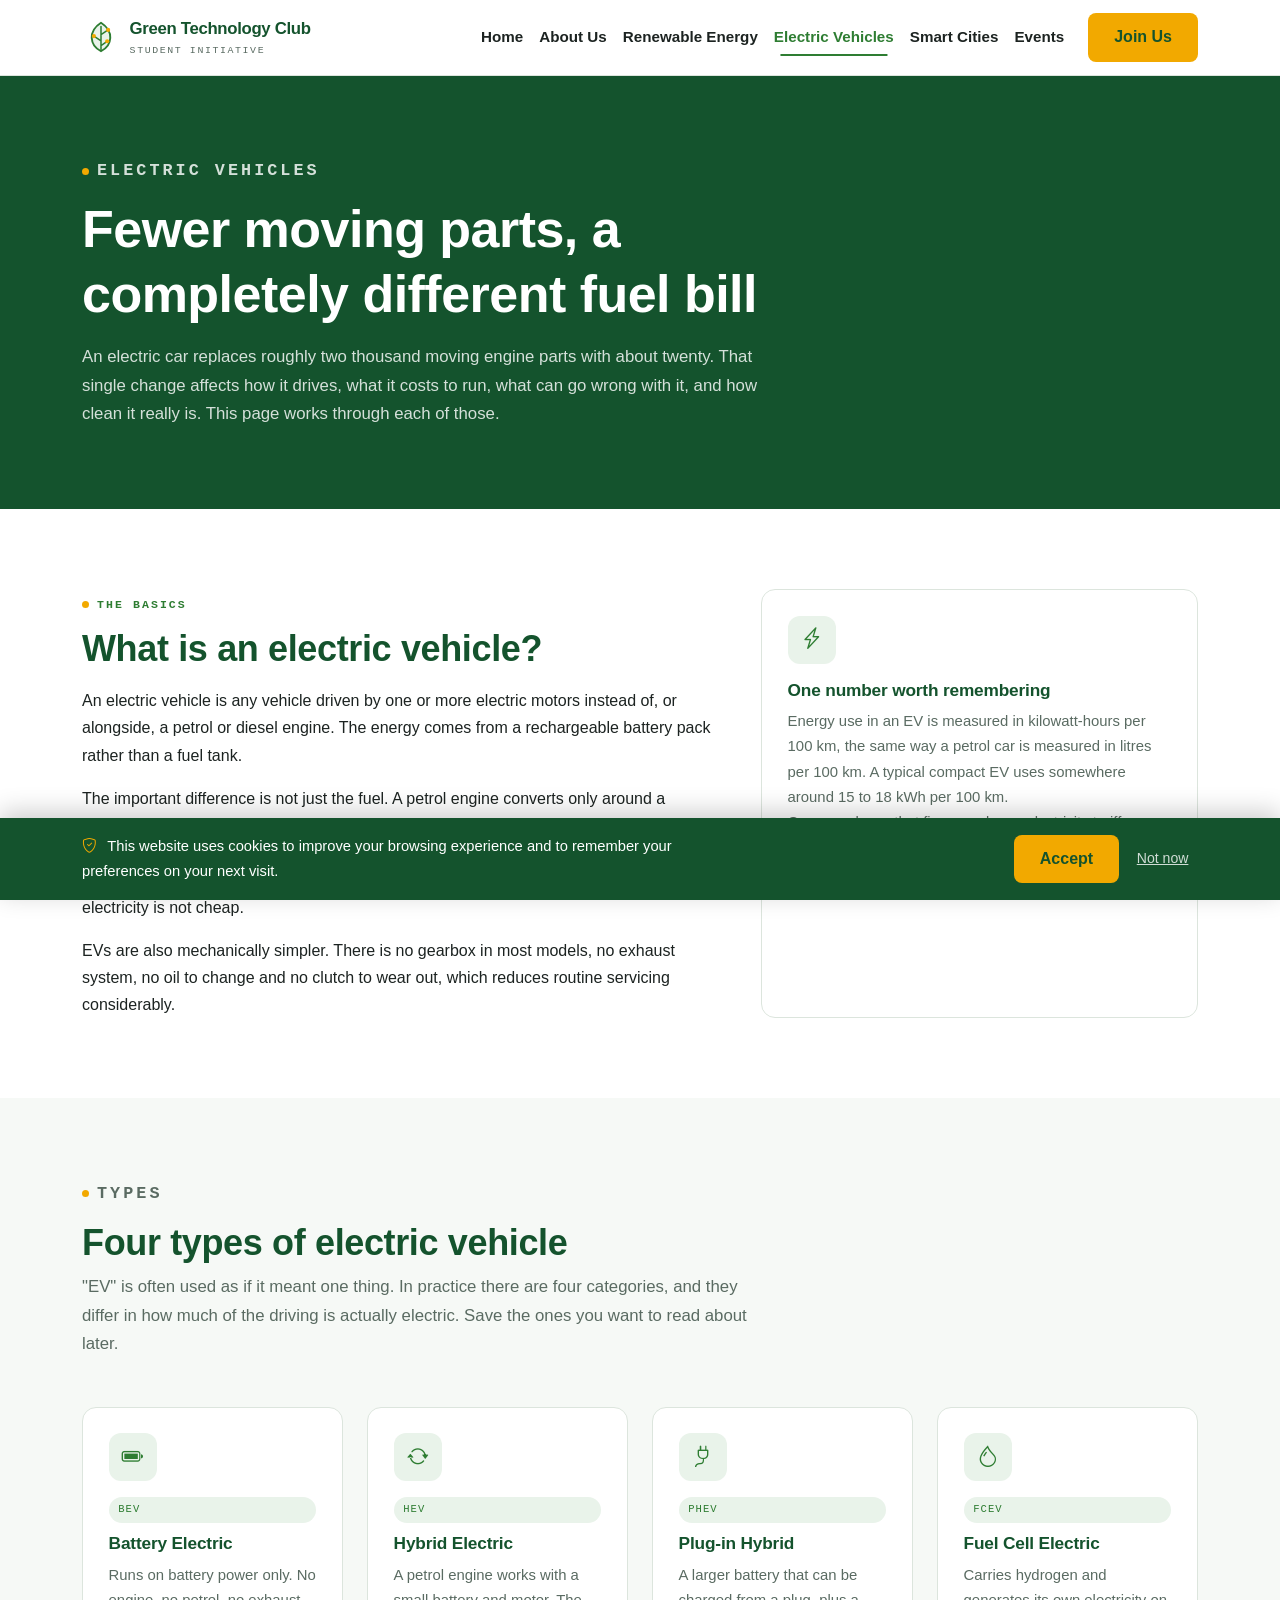
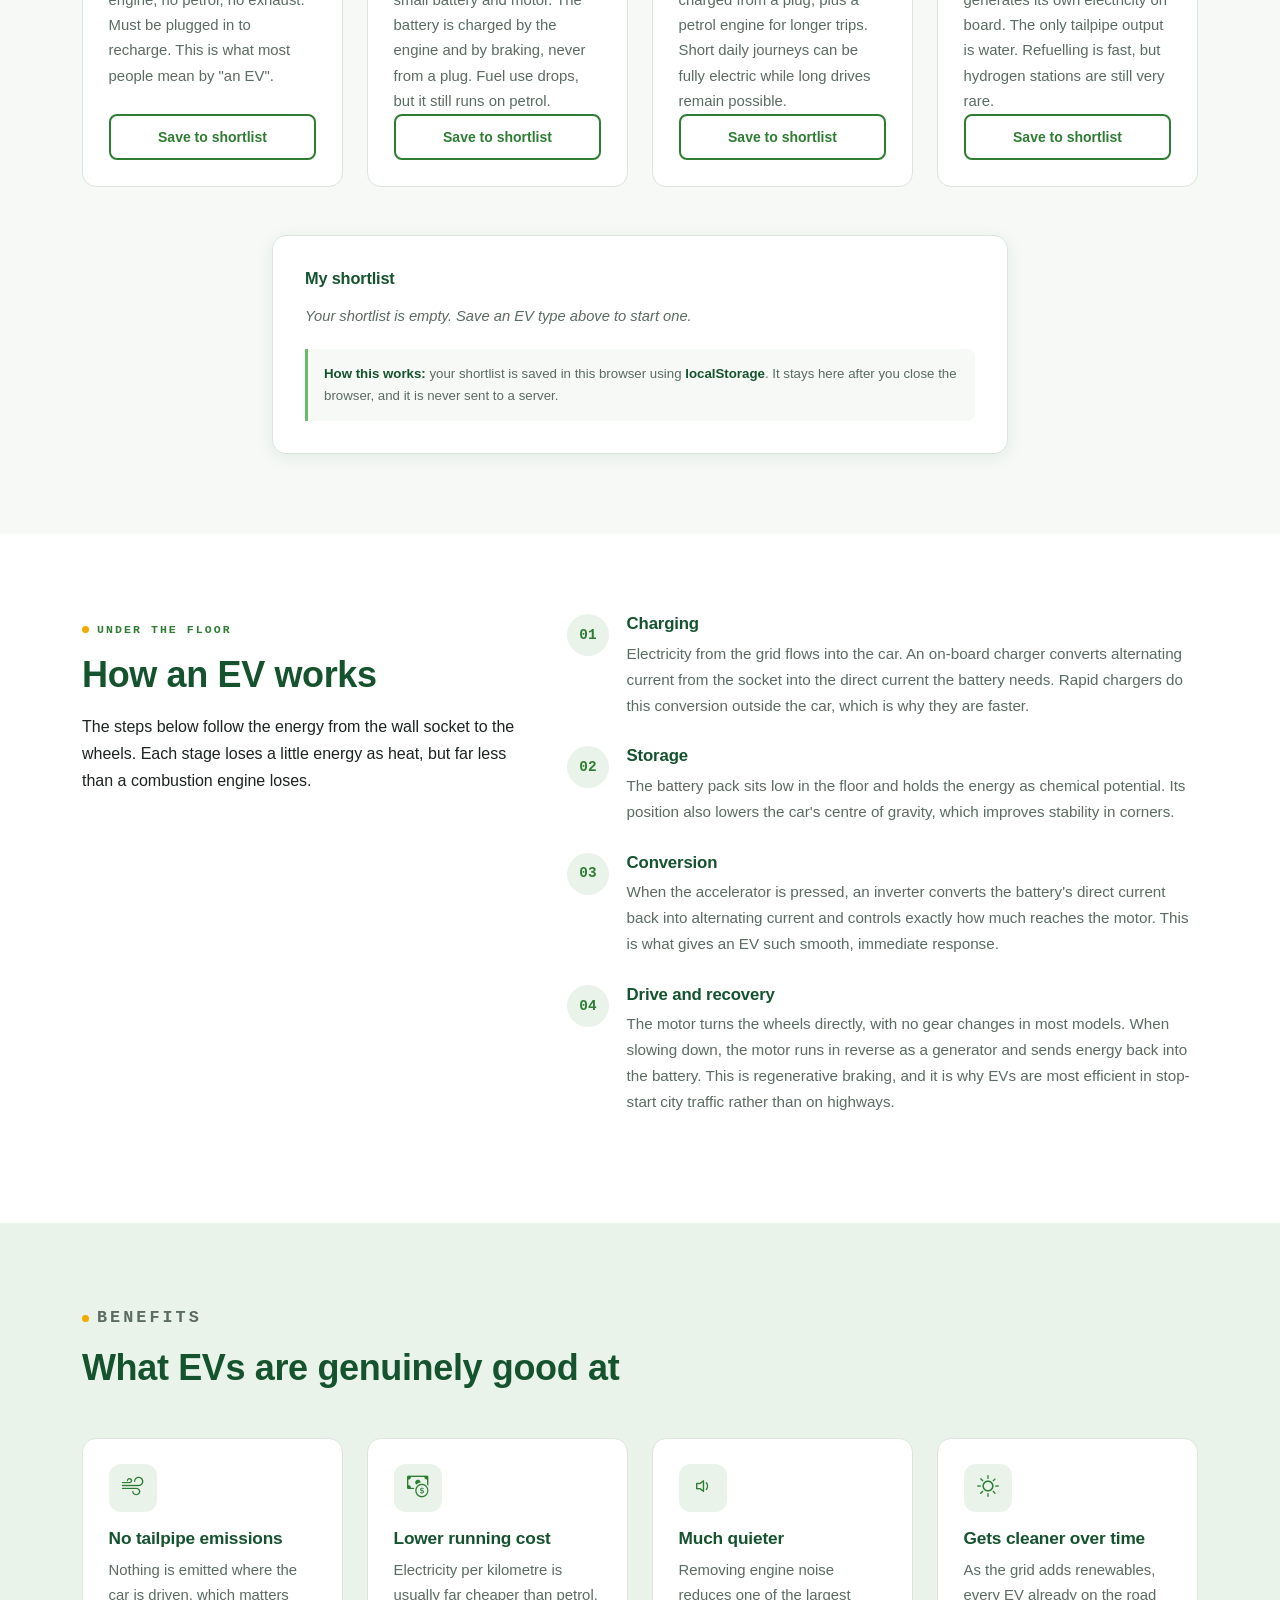
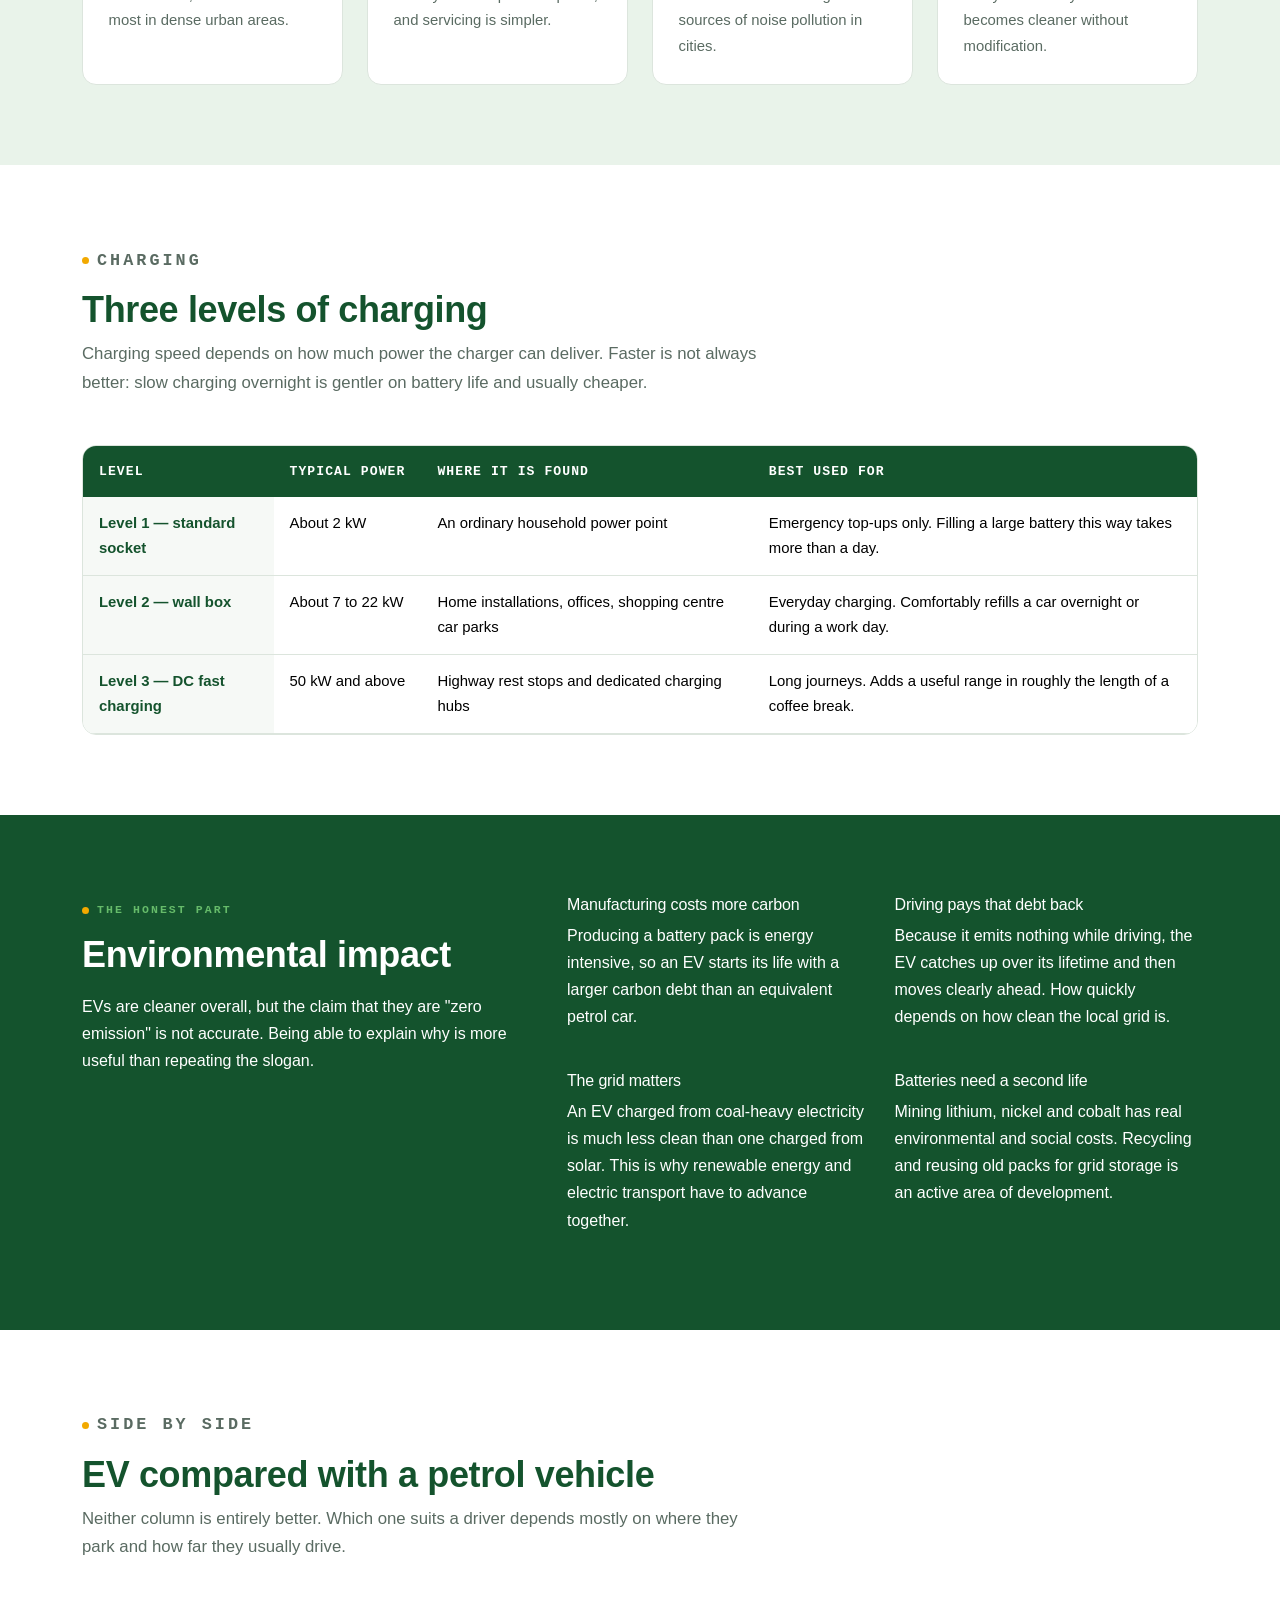
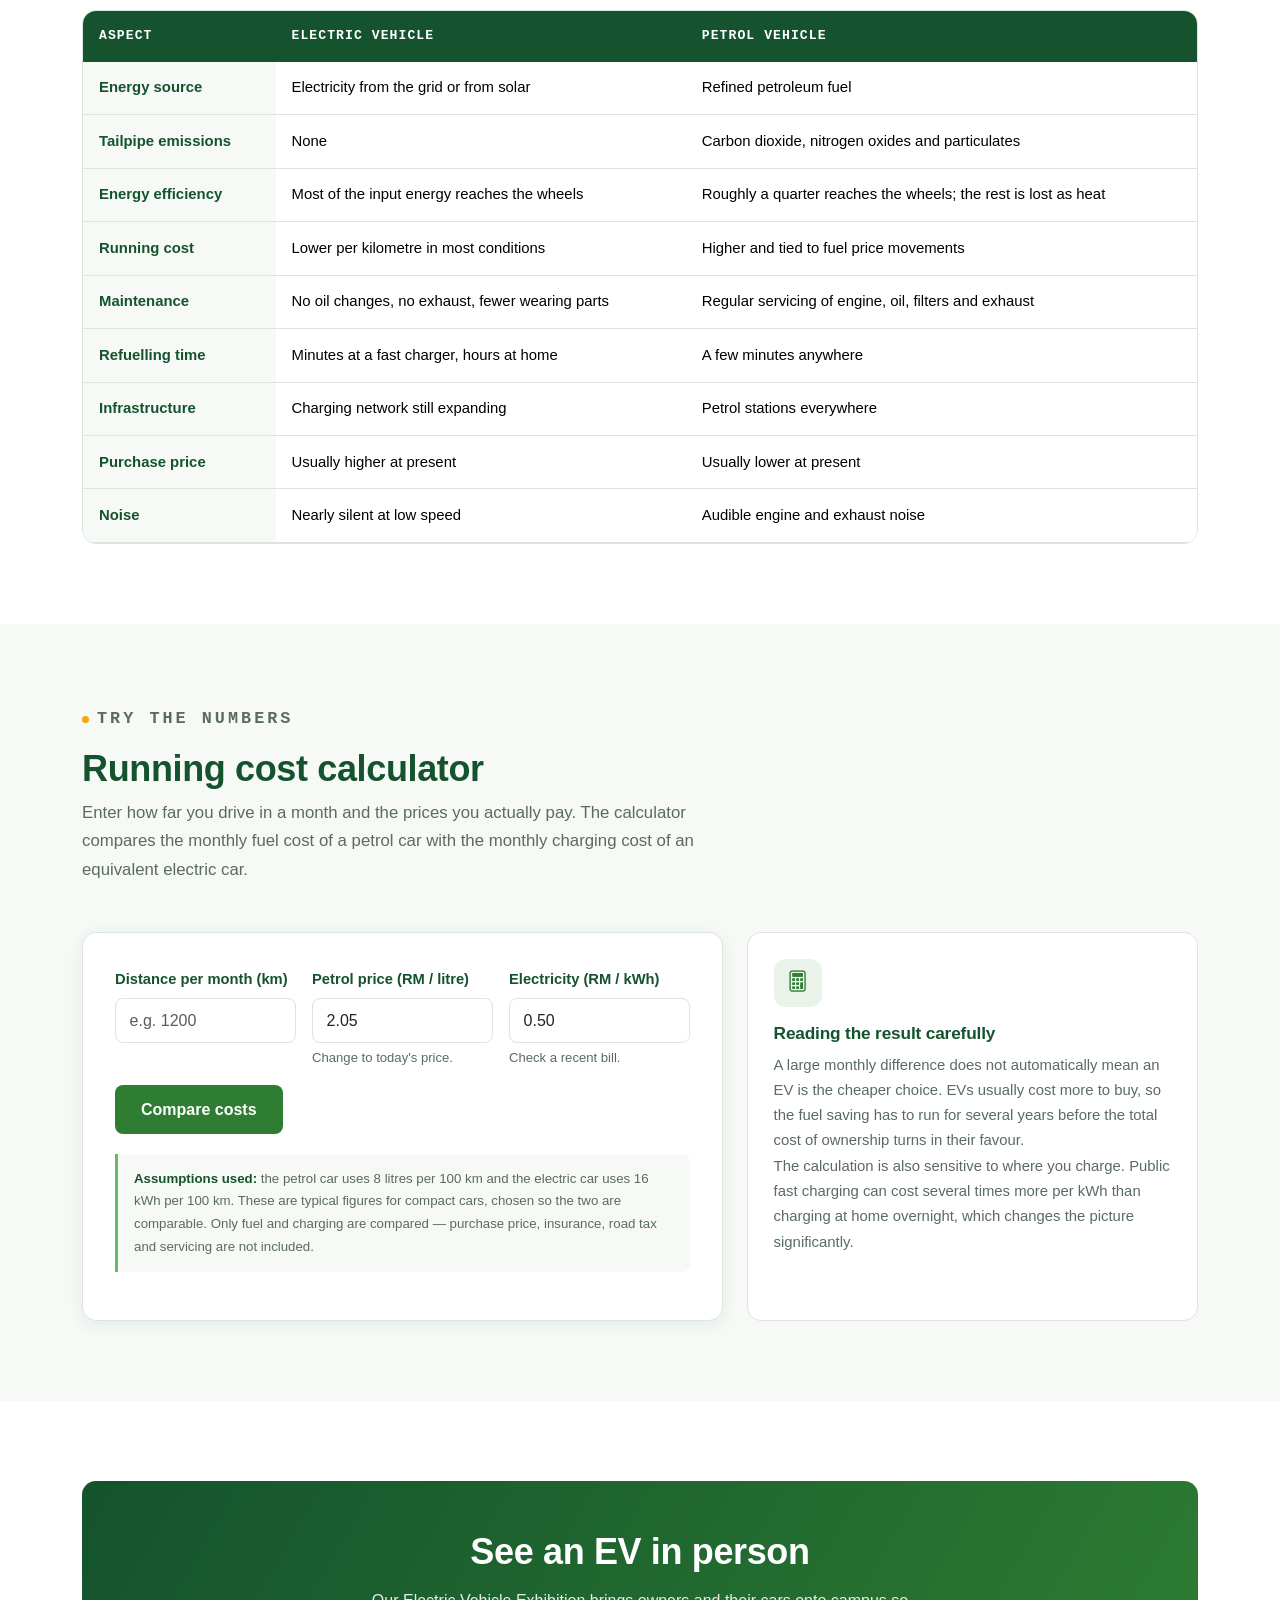
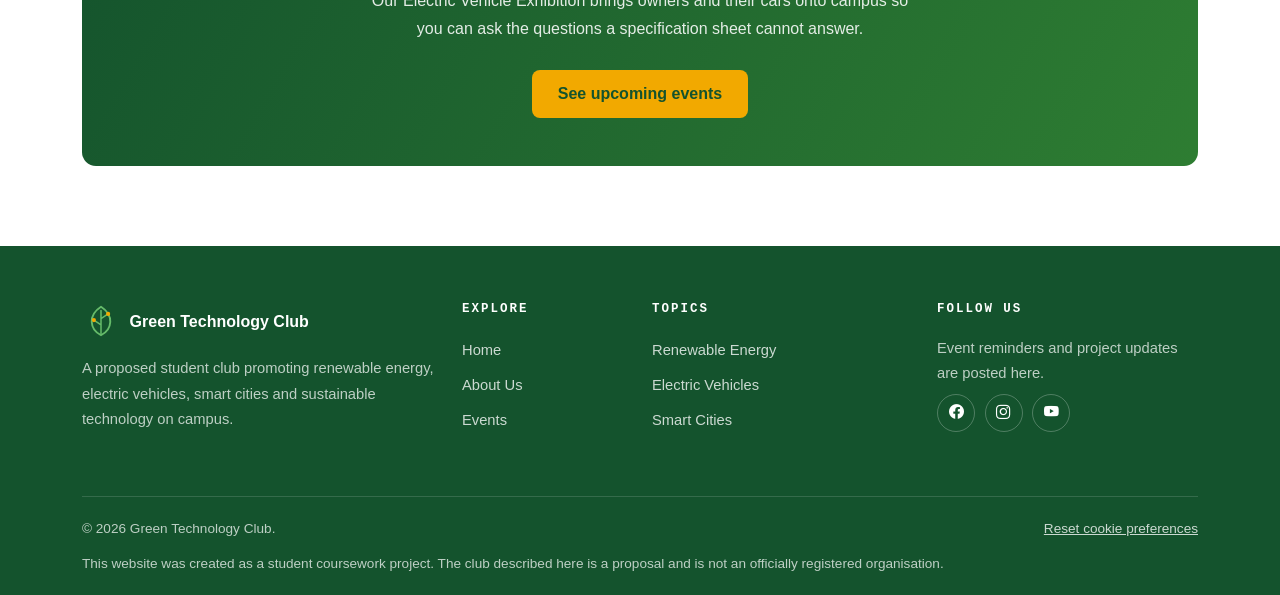
<file: ev.html>
<!DOCTYPE html>
<html lang="en">
<head>
  <meta charset="UTF-8">
  <meta name="viewport" content="width=device-width, initial-scale=1.0">
  <!-- This site is designed for a light background only. Without this line a
       phone browser with forced dark mode will invert all of our colours. -->
  <meta name="color-scheme" content="light">
  <meta name="description" content="What electric vehicles are, the four main types, how they work, charging, environmental impact, and a running cost calculator.">
  <title>Electric Vehicles | Green Technology Club</title>

  <!-- Bootstrap 5 -->
  <link href="https://cdn.jsdelivr.net/npm/bootstrap@5.3.3/dist/css/bootstrap.min.css" rel="stylesheet">
  <!-- Bootstrap Icons (CSS only, no JavaScript) -->
  <link href="https://cdn.jsdelivr.net/npm/bootstrap-icons@1.11.3/font/bootstrap-icons.min.css" rel="stylesheet">
  <!-- Our own stylesheet, loaded last so it can override Bootstrap -->
  <link href="css/style.css" rel="stylesheet">
</head>
<body>

<a class="gtc-skip-link" href="#main-content">Skip to main content</a>


<!-- ==========================================================================
     NAVBAR  (identical on all six pages - only the "active" class moves)
     ========================================================================== -->
<nav class="navbar navbar-expand-lg gtc-navbar sticky-top" aria-label="Main navigation">
  <div class="container">

    <a class="navbar-brand" href="index.html">
      <svg class="gtc-logo" viewBox="0 0 40 40" role="img" aria-label="Green Technology Club logo">
        <path d="M20 35C8 29 6 14 20 5C34 14 32 29 20 35Z" fill="#E9F3EA" stroke="#2E7D32" stroke-width="2" stroke-linejoin="round"/>
        <path d="M20 34V9M20 24L12.5 19M20 17.5L27.5 12.5M20 29L26.5 24.5" stroke="#2E7D32" stroke-width="1.6" stroke-linecap="round"/>
        <circle cx="12.5" cy="19" r="2.2" fill="#F2A900"/>
        <circle cx="27.5" cy="12.5" r="2.2" fill="#F2A900"/>
        <circle cx="26.5" cy="24.5" r="2.2" fill="#F2A900"/>
      </svg>
      <span class="gtc-brand-text">
        Green Technology Club
        <small>Student Initiative</small>
      </span>
    </a>

    <button class="navbar-toggler" type="button" data-bs-toggle="collapse"
            data-bs-target="#gtcNavMenu" aria-controls="gtcNavMenu"
            aria-expanded="false" aria-label="Toggle navigation menu">
      <span class="navbar-toggler-icon"></span>
    </button>

    <div class="collapse navbar-collapse" id="gtcNavMenu">
      <ul class="navbar-nav ms-auto align-items-lg-center">
        <li class="nav-item"><a class="nav-link" href="index.html">Home</a></li>
        <li class="nav-item"><a class="nav-link" href="about.html">About Us</a></li>
        <li class="nav-item"><a class="nav-link" href="renewable.html">Renewable Energy</a></li>
        <li class="nav-item"><a class="nav-link active" aria-current="page" href="ev.html">Electric Vehicles</a></li>
        <li class="nav-item"><a class="nav-link" href="smart-city.html">Smart Cities</a></li>
        <li class="nav-item"><a class="nav-link" href="events.html">Events</a></li>
        <li class="nav-item ms-lg-3">
          <a class="btn btn-gtc-accent" href="events.html#register">Join Us</a>
        </li>
      </ul>
    </div>

  </div>
</nav>


<!-- ==========================================================================
     WELCOME BAR  (only appears when a name is stored in a cookie)
     ========================================================================== -->
<div class="gtc-welcome" id="gtcWelcome" hidden>
  <div class="container">
    <div class="gtc-welcome__inner">
      <p class="gtc-welcome__text" id="gtcWelcomeText"></p>
      <button type="button" class="gtc-welcome__btn" id="gtcNameBtn" hidden>Add your name</button>
      <button type="button" class="gtc-welcome__btn" id="gtcForgetBtn" hidden>Not you?</button>
    </div>
  </div>
</div>


<main id="main-content">

  <!-- ========================================================================
       PAGE HEADER
       ======================================================================== -->
  <header class="gtc-section gtc-section--dark">
    <div class="container">
      <div class="gtc-section-intro mb-0">
        <p class="gtc-eyebrow gtc-animate-1">Electric vehicles</p>
        <h1 class="gtc-animate-1">Fewer moving parts, a completely different fuel bill</h1>
        <p class="gtc-animate-2 mt-3 mb-0">
          An electric car replaces roughly two thousand moving engine parts
          with about twenty. That single change affects how it drives, what it
          costs to run, what can go wrong with it, and how clean it really is.
          This page works through each of those.
        </p>
      </div>
    </div>
  </header>


  <!-- ========================================================================
       WHAT IS AN EV
       ======================================================================== -->
  <section class="gtc-section">
    <div class="container">
      <div class="row g-5">

        <div class="col-lg-7">
          <p class="gtc-eyebrow">The basics</p>
          <h2>What is an electric vehicle?</h2>
          <p class="mt-3">
            An electric vehicle is any vehicle driven by one or more electric
            motors instead of, or alongside, a petrol or diesel engine. The
            energy comes from a rechargeable battery pack rather than a fuel
            tank.
          </p>
          <p>
            The important difference is not just the fuel. A petrol engine
            converts only around a quarter of the energy in its fuel into
            movement; the rest leaves as heat and noise. An electric motor
            converts the large majority of the electricity it receives into
            movement. That efficiency gap is the reason an EV costs so much
            less per kilometre even where electricity is not cheap.
          </p>
          <p class="mb-0">
            EVs are also mechanically simpler. There is no gearbox in most
            models, no exhaust system, no oil to change and no clutch to wear
            out, which reduces routine servicing considerably.
          </p>
        </div>

        <div class="col-lg-5">
          <div class="gtc-mini-card h-100">
            <span class="gtc-mini-card__icon"><i class="bi bi-lightning-charge"></i></span>
            <h3>One number worth remembering</h3>
            <p>
              Energy use in an EV is measured in kilowatt-hours per 100 km,
              the same way a petrol car is measured in litres per 100 km. A
              typical compact EV uses somewhere around 15 to 18 kWh per
              100 km.
            </p>
            <p class="mb-0">
              Once you know that figure and your electricity tariff, working
              out the running cost is straightforward &mdash; which is exactly
              what the calculator further down this page does.
            </p>
          </div>
        </div>

      </div>
    </div>
  </section>


  <!-- ========================================================================
       TYPES OF EV  (cards + localStorage shortlist)
       ======================================================================== -->
  <section class="gtc-section gtc-section--offwhite">
    <div class="container">

      <div class="gtc-section-intro">
        <p class="gtc-eyebrow">Types</p>
        <h2>Four types of electric vehicle</h2>
        <p>
          "EV" is often used as if it meant one thing. In practice there are
          four categories, and they differ in how much of the driving is
          actually electric. Save the ones you want to read about later.
        </p>
      </div>

      <div class="row g-4">

        <div class="col-md-6 col-lg-3">
          <div class="gtc-mini-card h-100 d-flex flex-column">
            <span class="gtc-mini-card__icon"><i class="bi bi-battery-full"></i></span>
            <span class="gtc-tag">BEV</span>
            <h3>Battery Electric</h3>
            <p class="flex-grow-1">
              Runs on battery power only. No engine, no petrol, no exhaust.
              Must be plugged in to recharge. This is what most people mean by
              "an EV".
            </p>
            <button type="button" class="btn btn-gtc-outline btn-sm gtc-shortlist-btn"
                    data-ev="Battery Electric (BEV)">
              Save to shortlist
            </button>
          </div>
        </div>

        <div class="col-md-6 col-lg-3">
          <div class="gtc-mini-card h-100 d-flex flex-column">
            <span class="gtc-mini-card__icon"><i class="bi bi-arrow-repeat"></i></span>
            <span class="gtc-tag">HEV</span>
            <h3>Hybrid Electric</h3>
            <p class="flex-grow-1">
              A petrol engine works with a small battery and motor. The
              battery is charged by the engine and by braking, never from a
              plug. Fuel use drops, but it still runs on petrol.
            </p>
            <button type="button" class="btn btn-gtc-outline btn-sm gtc-shortlist-btn"
                    data-ev="Hybrid Electric (HEV)">
              Save to shortlist
            </button>
          </div>
        </div>

        <div class="col-md-6 col-lg-3">
          <div class="gtc-mini-card h-100 d-flex flex-column">
            <span class="gtc-mini-card__icon"><i class="bi bi-plug"></i></span>
            <span class="gtc-tag">PHEV</span>
            <h3>Plug-in Hybrid</h3>
            <p class="flex-grow-1">
              A larger battery that can be charged from a plug, plus a petrol
              engine for longer trips. Short daily journeys can be fully
              electric while long drives remain possible.
            </p>
            <button type="button" class="btn btn-gtc-outline btn-sm gtc-shortlist-btn"
                    data-ev="Plug-in Hybrid (PHEV)">
              Save to shortlist
            </button>
          </div>
        </div>

        <div class="col-md-6 col-lg-3">
          <div class="gtc-mini-card h-100 d-flex flex-column">
            <span class="gtc-mini-card__icon"><i class="bi bi-droplet"></i></span>
            <span class="gtc-tag">FCEV</span>
            <h3>Fuel Cell Electric</h3>
            <p class="flex-grow-1">
              Carries hydrogen and generates its own electricity on board. The
              only tailpipe output is water. Refuelling is fast, but hydrogen
              stations are still very rare.
            </p>
            <button type="button" class="btn btn-gtc-outline btn-sm gtc-shortlist-btn"
                    data-ev="Fuel Cell Electric (FCEV)">
              Save to shortlist
            </button>
          </div>
        </div>

      </div>

      <!-- Shortlist output - localStorage -->
      <div class="row justify-content-center mt-5">
        <div class="col-lg-8">
          <div class="gtc-calc">
            <div class="gtc-saved__head">
              <h3>My shortlist</h3>
              <button type="button" class="btn btn-gtc-outline btn-sm"
                      id="evShortlistClearBtn">Clear all</button>
            </div>

            <p class="gtc-empty" id="evShortlistMsg" style="display: none;"></p>

            <ul class="gtc-saved-list" id="evShortlist"></ul>

            <p class="gtc-note mb-0">
              <strong>How this works:</strong> your shortlist is saved in this
              browser using <strong>localStorage</strong>. It stays here after
              you close the browser, and it is never sent to a server.
            </p>
          </div>
        </div>
      </div>

    </div>
  </section>


  <!-- ========================================================================
       HOW EVS WORK  (numbered because it really is a sequence)
       ======================================================================== -->
  <section class="gtc-section">
    <div class="container">
      <div class="row g-5">

        <div class="col-lg-5">
          <p class="gtc-eyebrow">Under the floor</p>
          <h2>How an EV works</h2>
          <p class="mt-3 mb-0">
            The steps below follow the energy from the wall socket to the
            wheels. Each stage loses a little energy as heat, but far less
            than a combustion engine loses.
          </p>
        </div>

        <div class="col-lg-7">

          <div class="gtc-step">
            <div class="gtc-step__num">01</div>
            <div class="gtc-step__body">
              <h3>Charging</h3>
              <p>
                Electricity from the grid flows into the car. An on-board
                charger converts alternating current from the socket into the
                direct current the battery needs. Rapid chargers do this
                conversion outside the car, which is why they are faster.
              </p>
            </div>
          </div>

          <div class="gtc-step">
            <div class="gtc-step__num">02</div>
            <div class="gtc-step__body">
              <h3>Storage</h3>
              <p>
                The battery pack sits low in the floor and holds the energy
                as chemical potential. Its position also lowers the car's
                centre of gravity, which improves stability in corners.
              </p>
            </div>
          </div>

          <div class="gtc-step">
            <div class="gtc-step__num">03</div>
            <div class="gtc-step__body">
              <h3>Conversion</h3>
              <p>
                When the accelerator is pressed, an inverter converts the
                battery's direct current back into alternating current and
                controls exactly how much reaches the motor. This is what
                gives an EV such smooth, immediate response.
              </p>
            </div>
          </div>

          <div class="gtc-step">
            <div class="gtc-step__num">04</div>
            <div class="gtc-step__body">
              <h3>Drive and recovery</h3>
              <p>
                The motor turns the wheels directly, with no gear changes in
                most models. When slowing down, the motor runs in reverse as a
                generator and sends energy back into the battery. This is
                regenerative braking, and it is why EVs are most efficient in
                stop-start city traffic rather than on highways.
              </p>
            </div>
          </div>

        </div>
      </div>
    </div>
  </section>


  <!-- ========================================================================
       BENEFITS
       ======================================================================== -->
  <section class="gtc-section gtc-section--pale">
    <div class="container">

      <div class="gtc-section-intro">
        <p class="gtc-eyebrow">Benefits</p>
        <h2>What EVs are genuinely good at</h2>
      </div>

      <div class="row g-4">

        <div class="col-md-6 col-lg-3">
          <div class="gtc-mini-card">
            <span class="gtc-mini-card__icon"><i class="bi bi-wind"></i></span>
            <h3>No tailpipe emissions</h3>
            <p>Nothing is emitted where the car is driven, which matters most in dense urban areas.</p>
          </div>
        </div>

        <div class="col-md-6 col-lg-3">
          <div class="gtc-mini-card">
            <span class="gtc-mini-card__icon"><i class="bi bi-cash-coin"></i></span>
            <h3>Lower running cost</h3>
            <p>Electricity per kilometre is usually far cheaper than petrol, and servicing is simpler.</p>
          </div>
        </div>

        <div class="col-md-6 col-lg-3">
          <div class="gtc-mini-card">
            <span class="gtc-mini-card__icon"><i class="bi bi-volume-down"></i></span>
            <h3>Much quieter</h3>
            <p>Removing engine noise reduces one of the largest sources of noise pollution in cities.</p>
          </div>
        </div>

        <div class="col-md-6 col-lg-3">
          <div class="gtc-mini-card">
            <span class="gtc-mini-card__icon"><i class="bi bi-sun"></i></span>
            <h3>Gets cleaner over time</h3>
            <p>As the grid adds renewables, every EV already on the road becomes cleaner without modification.</p>
          </div>
        </div>

      </div>
    </div>
  </section>


  <!-- ========================================================================
       CHARGING
       ======================================================================== -->
  <section class="gtc-section">
    <div class="container">

      <div class="gtc-section-intro">
        <p class="gtc-eyebrow">Charging</p>
        <h2>Three levels of charging</h2>
        <p>
          Charging speed depends on how much power the charger can deliver.
          Faster is not always better: slow charging overnight is gentler on
          battery life and usually cheaper.
        </p>
      </div>

      <p class="gtc-table-hint">
        <i class="bi bi-arrow-left-right"></i>
        Swipe the table sideways to see every column.
      </p>

      <div class="gtc-table gtc-table--wide">
        <table class="table table-hover mb-0">
          <thead>
            <tr>
              <th scope="col">Level</th>
              <th scope="col">Typical power</th>
              <th scope="col">Where it is found</th>
              <th scope="col">Best used for</th>
            </tr>
          </thead>
          <tbody>
            <tr>
              <th scope="row">Level 1 &mdash; standard socket</th>
              <td>About 2 kW</td>
              <td>An ordinary household power point</td>
              <td>Emergency top-ups only. Filling a large battery this way takes more than a day.</td>
            </tr>
            <tr>
              <th scope="row">Level 2 &mdash; wall box</th>
              <td>About 7 to 22 kW</td>
              <td>Home installations, offices, shopping centre car parks</td>
              <td>Everyday charging. Comfortably refills a car overnight or during a work day.</td>
            </tr>
            <tr>
              <th scope="row">Level 3 &mdash; DC fast charging</th>
              <td>50 kW and above</td>
              <td>Highway rest stops and dedicated charging hubs</td>
              <td>Long journeys. Adds a useful range in roughly the length of a coffee break.</td>
            </tr>
          </tbody>
        </table>
      </div>

    </div>
  </section>


  <!-- ========================================================================
       ENVIRONMENTAL IMPACT
       ======================================================================== -->
  <section class="gtc-section gtc-section--dark">
    <div class="container">
      <div class="row g-5">

        <div class="col-lg-5">
          <p class="gtc-eyebrow">The honest part</p>
          <h2>Environmental impact</h2>
          <p class="mt-3 mb-0">
            EVs are cleaner overall, but the claim that they are "zero
            emission" is not accurate. Being able to explain why is more
            useful than repeating the slogan.
          </p>
        </div>

        <div class="col-lg-7">
          <div class="row g-4">

            <div class="col-sm-6">
              <h3 class="h6">Manufacturing costs more carbon</h3>
              <p>
                Producing a battery pack is energy intensive, so an EV starts
                its life with a larger carbon debt than an equivalent petrol
                car.
              </p>
            </div>

            <div class="col-sm-6">
              <h3 class="h6">Driving pays that debt back</h3>
              <p>
                Because it emits nothing while driving, the EV catches up over
                its lifetime and then moves clearly ahead. How quickly depends
                on how clean the local grid is.
              </p>
            </div>

            <div class="col-sm-6">
              <h3 class="h6">The grid matters</h3>
              <p>
                An EV charged from coal-heavy electricity is much less clean
                than one charged from solar. This is why renewable energy and
                electric transport have to advance together.
              </p>
            </div>

            <div class="col-sm-6">
              <h3 class="h6">Batteries need a second life</h3>
              <p>
                Mining lithium, nickel and cobalt has real environmental and
                social costs. Recycling and reusing old packs for grid storage
                is an active area of development.
              </p>
            </div>

          </div>
        </div>

      </div>
    </div>
  </section>


  <!-- ========================================================================
       EV VS TRADITIONAL VEHICLE  (responsive table)
       ======================================================================== -->
  <section class="gtc-section">
    <div class="container">

      <div class="gtc-section-intro">
        <p class="gtc-eyebrow">Side by side</p>
        <h2>EV compared with a petrol vehicle</h2>
        <p>
          Neither column is entirely better. Which one suits a driver depends
          mostly on where they park and how far they usually drive.
        </p>
      </div>

      <p class="gtc-table-hint">
        <i class="bi bi-arrow-left-right"></i>
        Swipe the table sideways to see every column.
      </p>

      <div class="gtc-table">
        <table class="table table-hover mb-0">
          <thead>
            <tr>
              <th scope="col">Aspect</th>
              <th scope="col">Electric vehicle</th>
              <th scope="col">Petrol vehicle</th>
            </tr>
          </thead>
          <tbody>
            <tr>
              <th scope="row">Energy source</th>
              <td>Electricity from the grid or from solar</td>
              <td>Refined petroleum fuel</td>
            </tr>
            <tr>
              <th scope="row">Tailpipe emissions</th>
              <td>None</td>
              <td>Carbon dioxide, nitrogen oxides and particulates</td>
            </tr>
            <tr>
              <th scope="row">Energy efficiency</th>
              <td>Most of the input energy reaches the wheels</td>
              <td>Roughly a quarter reaches the wheels; the rest is lost as heat</td>
            </tr>
            <tr>
              <th scope="row">Running cost</th>
              <td>Lower per kilometre in most conditions</td>
              <td>Higher and tied to fuel price movements</td>
            </tr>
            <tr>
              <th scope="row">Maintenance</th>
              <td>No oil changes, no exhaust, fewer wearing parts</td>
              <td>Regular servicing of engine, oil, filters and exhaust</td>
            </tr>
            <tr>
              <th scope="row">Refuelling time</th>
              <td>Minutes at a fast charger, hours at home</td>
              <td>A few minutes anywhere</td>
            </tr>
            <tr>
              <th scope="row">Infrastructure</th>
              <td>Charging network still expanding</td>
              <td>Petrol stations everywhere</td>
            </tr>
            <tr>
              <th scope="row">Purchase price</th>
              <td>Usually higher at present</td>
              <td>Usually lower at present</td>
            </tr>
            <tr>
              <th scope="row">Noise</th>
              <td>Nearly silent at low speed</td>
              <td>Audible engine and exhaust noise</td>
            </tr>
          </tbody>
        </table>
      </div>

    </div>
  </section>


  <!-- ========================================================================
       RUNNING COST CALCULATOR
       parseInt / parseFloat / isNaN / isFinite + jQuery
       ======================================================================== -->
  <section class="gtc-section gtc-section--offwhite">
    <div class="container">

      <div class="gtc-section-intro">
        <p class="gtc-eyebrow">Try the numbers</p>
        <h2>Running cost calculator</h2>
        <p>
          Enter how far you drive in a month and the prices you actually pay.
          The calculator compares the monthly fuel cost of a petrol car with
          the monthly charging cost of an equivalent electric car.
        </p>
      </div>

      <div class="row g-4">

        <div class="col-lg-7">
          <div class="gtc-calc">

            <form id="evForm" novalidate>
              <div class="row g-3">

                <div class="col-sm-4">
                  <label for="evDistance" class="form-label">
                    Distance per month (km)
                  </label>
                  <input type="number" class="form-control" id="evDistance"
                         min="1" step="1" placeholder="e.g. 1200">
                </div>

                <div class="col-sm-4">
                  <label for="evPetrolPrice" class="form-label">
                    Petrol price (RM / litre)
                  </label>
                  <input type="number" class="form-control" id="evPetrolPrice"
                         min="0.01" step="0.01" value="2.05">
                  <div class="form-text">Change to today's price.</div>
                </div>

                <div class="col-sm-4">
                  <label for="evElectricPrice" class="form-label">
                    Electricity (RM / kWh)
                  </label>
                  <input type="number" class="form-control" id="evElectricPrice"
                         min="0.01" step="0.01" value="0.50">
                  <div class="form-text">Check a recent bill.</div>
                </div>

                <div class="col-12">
                  <button type="submit" class="btn btn-gtc-primary">
                    Compare costs
                  </button>
                </div>

              </div>
            </form>

            <!-- Inline error message, shown by jQuery when input is invalid -->
            <p class="gtc-note mb-0 mt-3" id="evError" style="display: none;"></p>

            <!-- Results appear here after a successful calculation -->
            <div class="gtc-result" id="evResult" style="display: none;">
              <h3>Monthly comparison</h3>
              <div class="gtc-result-grid">
                <div class="gtc-result-item">
                  <span>Petrol car</span>
                  <strong id="evPetrolCost">&mdash;</strong>
                </div>
                <div class="gtc-result-item">
                  <span>Electric car</span>
                  <strong id="evElectricCost">&mdash;</strong>
                </div>
                <div class="gtc-result-item">
                  <span>Difference / month</span>
                  <strong id="evMonthlyDiff">&mdash;</strong>
                </div>
                <div class="gtc-result-item gtc-result-item--highlight">
                  <span>Difference / year</span>
                  <strong id="evYearlyDiff">&mdash;</strong>
                </div>
              </div>
            </div>

            <p class="gtc-note">
              <strong>Assumptions used:</strong> the petrol car uses 8 litres
              per 100 km and the electric car uses 16 kWh per 100 km. These
              are typical figures for compact cars, chosen so the two are
              comparable. Only fuel and charging are compared &mdash; purchase
              price, insurance, road tax and servicing are not included.
            </p>

          </div>
        </div>

        <div class="col-lg-5">
          <div class="gtc-mini-card h-100">
            <span class="gtc-mini-card__icon"><i class="bi bi-calculator"></i></span>
            <h3>Reading the result carefully</h3>
            <p>
              A large monthly difference does not automatically mean an EV is
              the cheaper choice. EVs usually cost more to buy, so the fuel
              saving has to run for several years before the total cost of
              ownership turns in their favour.
            </p>
            <p class="mb-0">
              The calculation is also sensitive to where you charge. Public
              fast charging can cost several times more per kWh than charging
              at home overnight, which changes the picture significantly.
            </p>
          </div>
        </div>

      </div>
    </div>
  </section>


  <!-- ========================================================================
       CALL TO ACTION
       ======================================================================== -->
  <section class="gtc-section gtc-on-dark">
    <div class="container">
      <div class="gtc-cta">
        <h2>See an EV in person</h2>
        <p>
          Our Electric Vehicle Exhibition brings owners and their cars onto
          campus so you can ask the questions a specification sheet cannot
          answer.
        </p>
        <a class="btn btn-gtc-accent" href="events.html">See upcoming events</a>
      </div>
    </div>
  </section>

</main>


<!-- ==========================================================================
     FOOTER  (identical on all six pages)
     ========================================================================== -->
<footer class="gtc-footer">
  <div class="container">
    <div class="row g-4">

      <div class="col-lg-4">
        <div class="gtc-footer__brand">
          <svg class="gtc-logo" viewBox="0 0 40 40" aria-hidden="true">
            <path d="M20 35C8 29 6 14 20 5C34 14 32 29 20 35Z" fill="none" stroke="#66BB6A" stroke-width="2" stroke-linejoin="round"/>
            <path d="M20 34V9M20 24L12.5 19M20 17.5L27.5 12.5" stroke="#66BB6A" stroke-width="1.6" stroke-linecap="round"/>
            <circle cx="12.5" cy="19" r="2.2" fill="#F2A900"/>
            <circle cx="27.5" cy="12.5" r="2.2" fill="#F2A900"/>
          </svg>
          Green Technology Club
        </div>
        <p>
          A proposed student club promoting renewable energy, electric
          vehicles, smart cities and sustainable technology on campus.
        </p>
      </div>

      <div class="col-6 col-lg-2">
        <h4>Explore</h4>
        <ul class="gtc-footer__list">
          <li><a href="index.html">Home</a></li>
          <li><a href="about.html">About Us</a></li>
          <li><a href="events.html">Events</a></li>
        </ul>
      </div>

      <div class="col-6 col-lg-3">
        <h4>Topics</h4>
        <ul class="gtc-footer__list">
          <li><a href="renewable.html">Renewable Energy</a></li>
          <li><a href="ev.html">Electric Vehicles</a></li>
          <li><a href="smart-city.html">Smart Cities</a></li>
        </ul>
      </div>

      <div class="col-lg-3">
        <h4>Follow us</h4>
        <p class="mb-0">Event reminders and project updates are posted here.</p>
        <div class="gtc-footer__social">
          <a href="https://www.facebook.com/share/1BGQavSA6r/" target="_blank" rel="noopener" aria-label="Green Technology Club on Facebook"><i class="bi bi-facebook"></i></a>
          <a href="https://www.instagram.com/green_tech_club" target="_blank" rel="noopener" aria-label="Green Technology Club on Instagram"><i class="bi bi-instagram"></i></a>
          <a href="https://www.youtube.com/@green_tech_club" target="_blank" rel="noopener" aria-label="Green Technology Club on YouTube"><i class="bi bi-youtube"></i></a>
        </div>
      </div>

    </div>

    <div class="gtc-footer__bottom">
      <div class="d-flex flex-wrap justify-content-between gap-2">
        <p>&copy; <span id="footerYear">2026</span> Green Technology Club.</p>
        <button type="button" class="gtc-footer__reset" id="cookieResetBtn">
          Reset cookie preferences
        </button>
      </div>
      <p class="gtc-disclaimer">
        This website was created as a student coursework project. The club
        described here is a proposal and is not an officially registered
        organisation.
      </p>
    </div>

  </div>
</footer>


<!-- ==========================================================================
     COOKIE NOTICE  (identical on all six pages, hidden until needed)
     ========================================================================== -->
<div class="gtc-cookie-banner" id="cookieBanner" role="region" aria-label="Cookie notice" hidden>
  <div class="container">
    <div class="gtc-cookie-banner__inner">
      <p class="gtc-cookie-banner__text">
        <i class="bi bi-shield-check"></i>
        This website uses cookies to improve your browsing experience and to
        remember your preferences on your next visit.
      </p>
      <div class="gtc-cookie-banner__actions">
        <button type="button" class="btn btn-gtc-accent" id="cookieAcceptBtn">Accept</button>
        <button type="button" class="gtc-cookie-banner__dismiss" id="cookieDismissBtn">Not now</button>
      </div>
    </div>
  </div>
</div>


<!-- Scripts: jQuery first, then Bootstrap, then our own file -->
<script src="https://code.jquery.com/jquery-3.7.1.min.js"></script>
<script src="https://cdn.jsdelivr.net/npm/bootstrap@5.3.3/dist/js/bootstrap.bundle.min.js"></script>
<script src="js/script.js"></script>

</body>
</html>
</file>
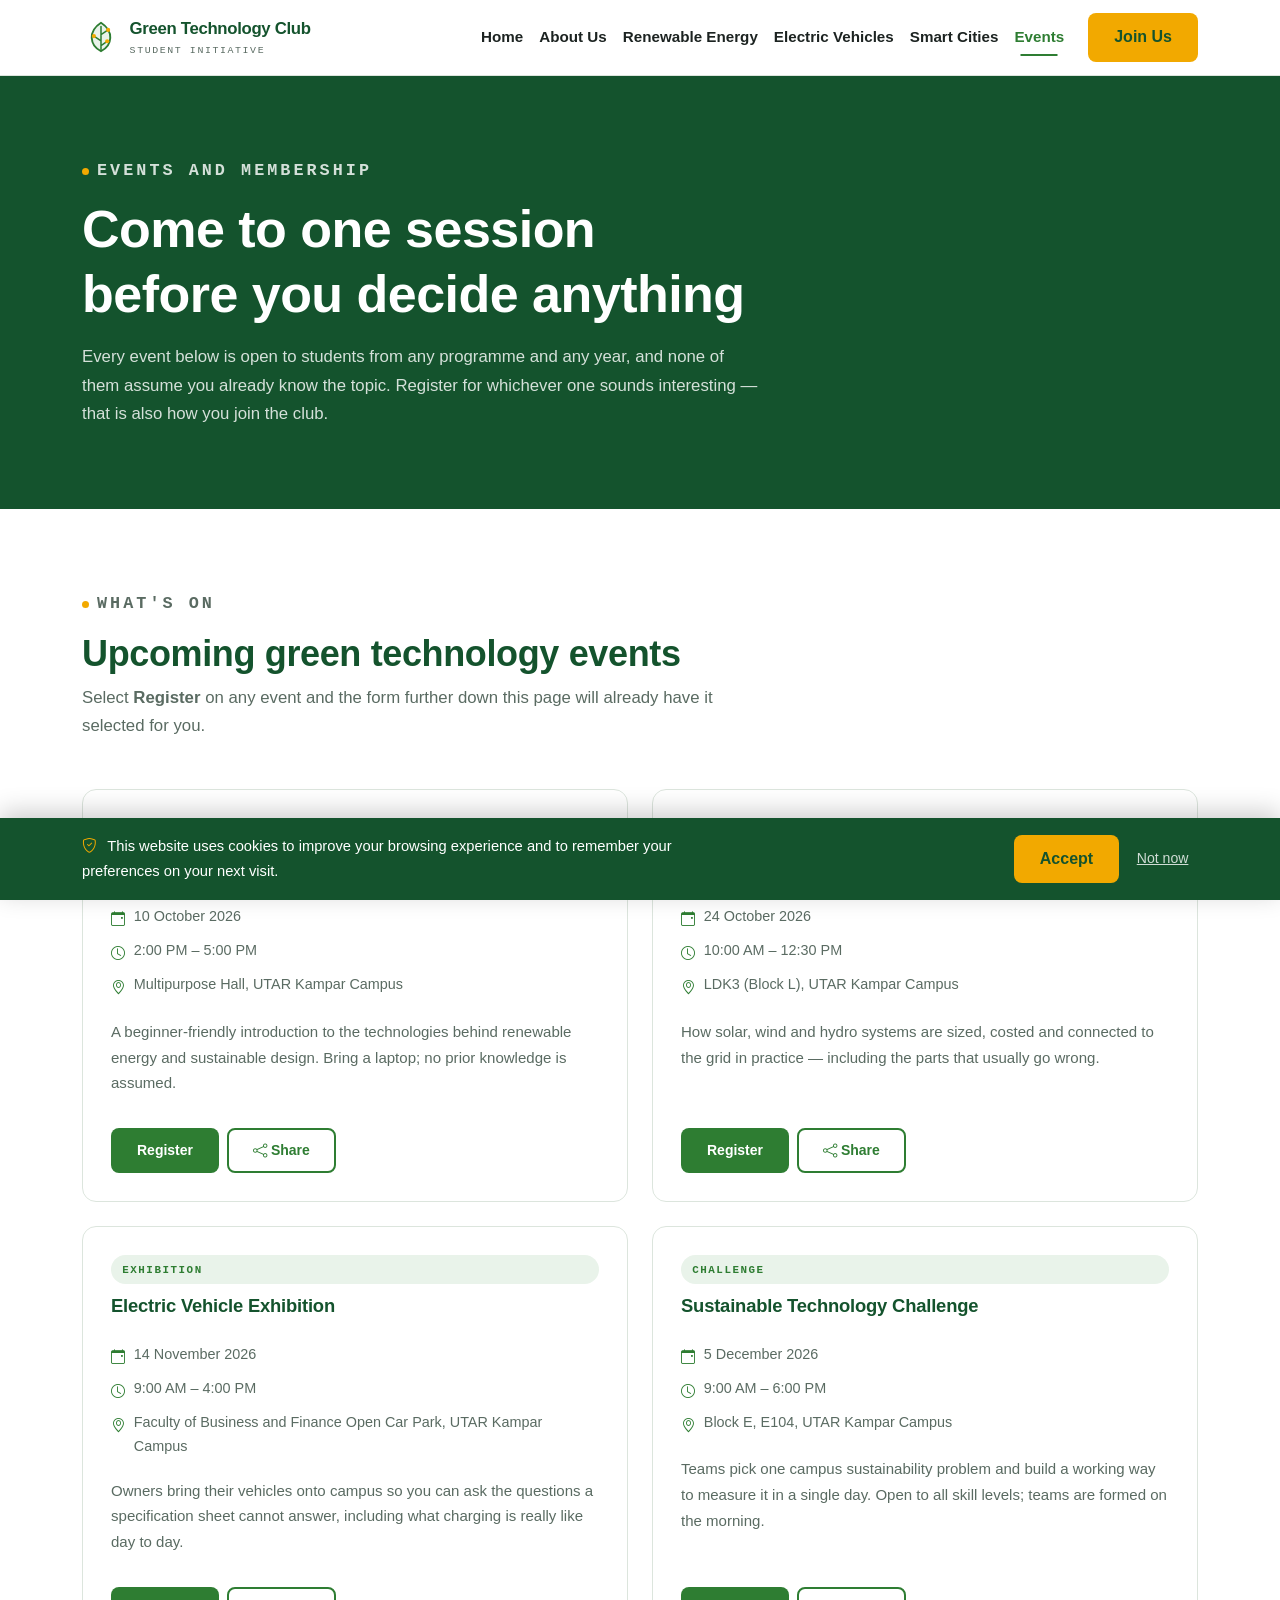
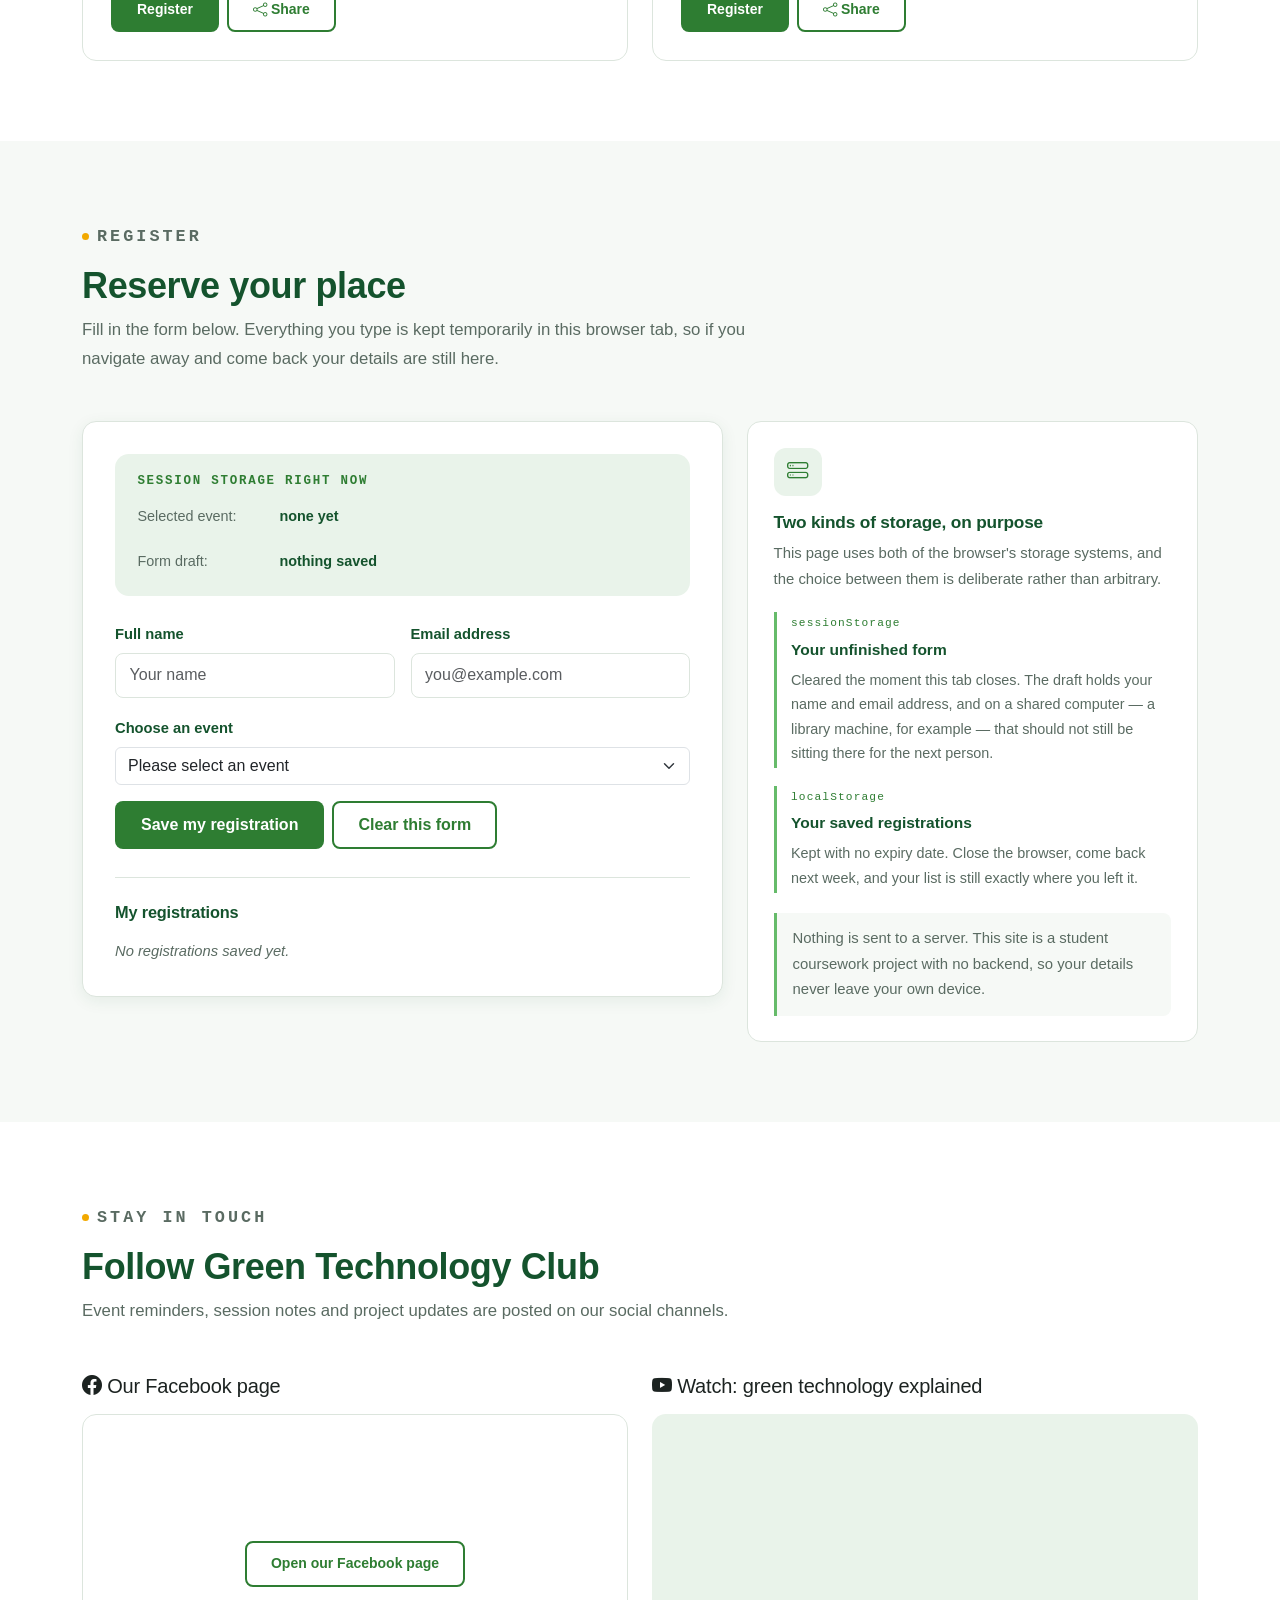
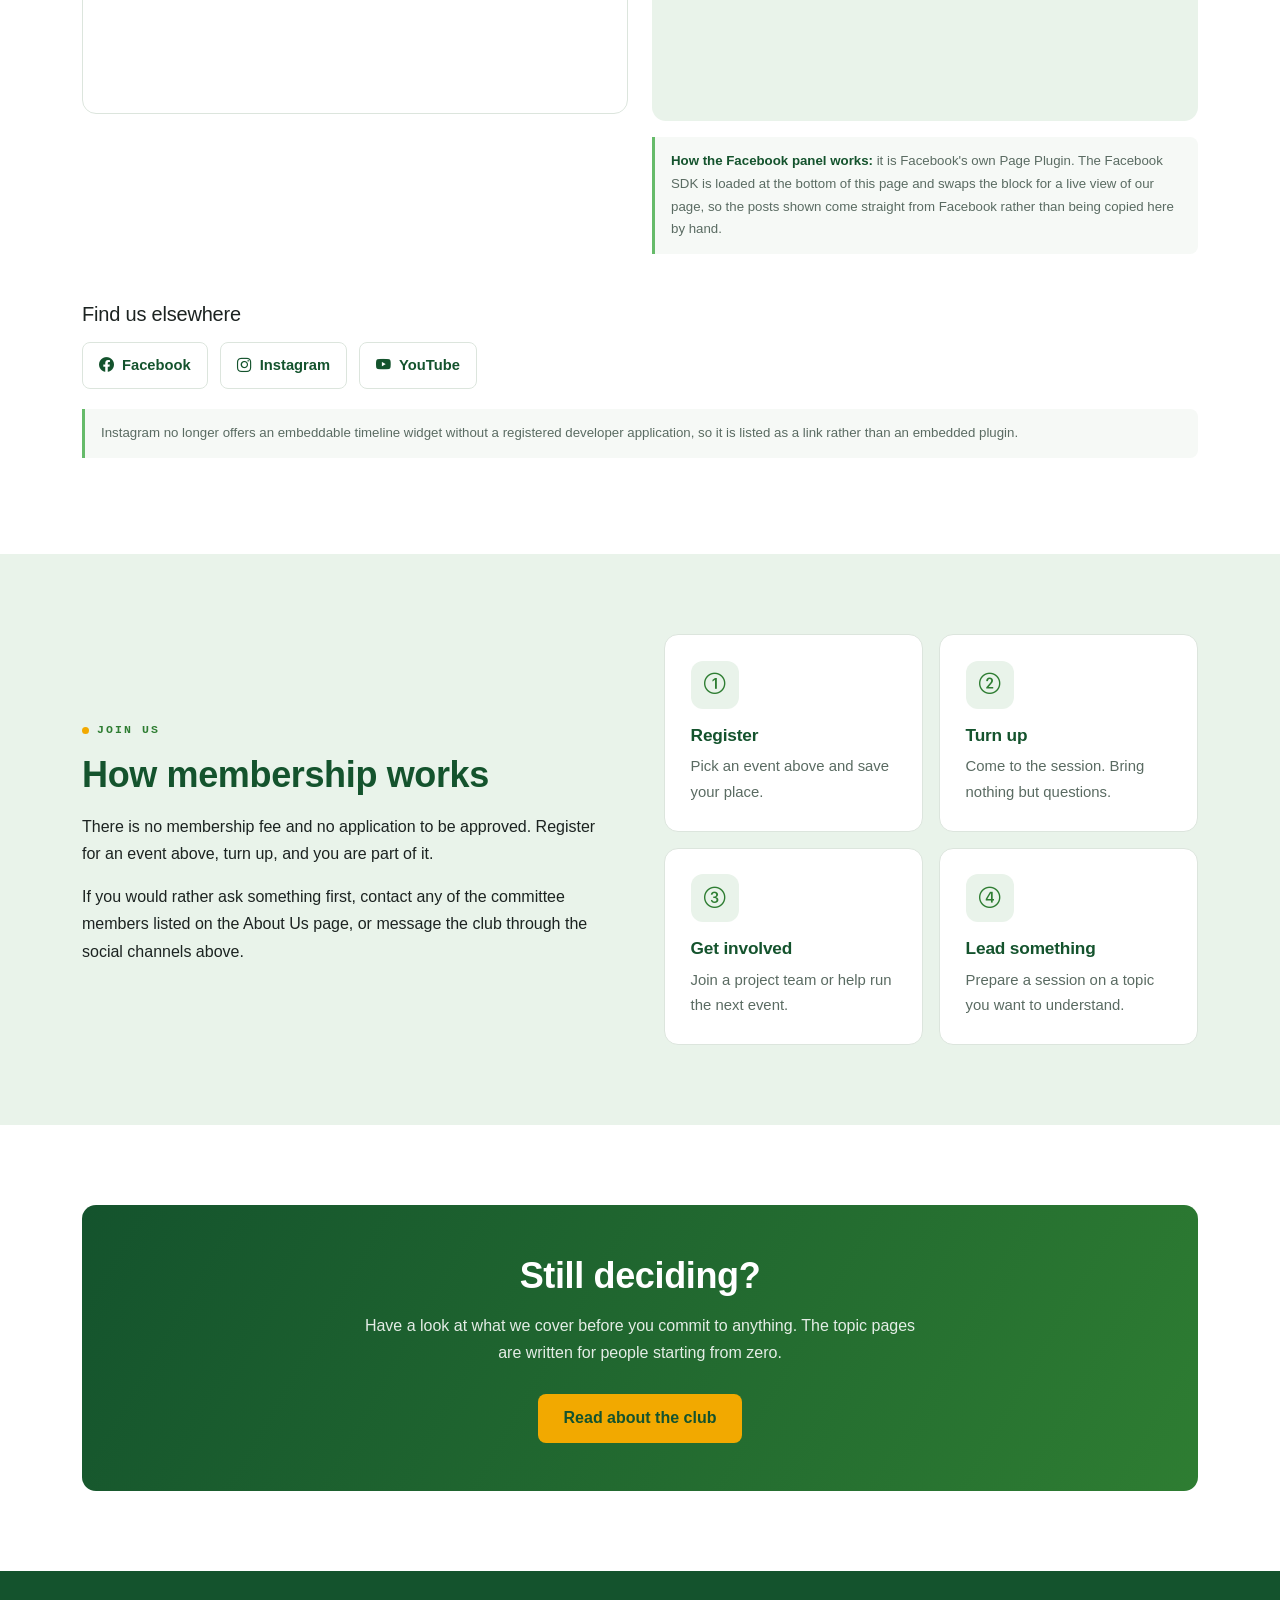
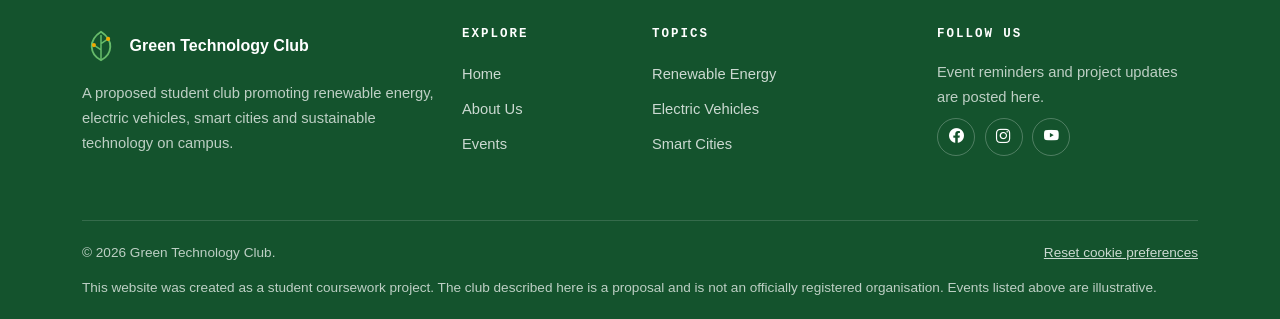
<file: events.html>
<!DOCTYPE html>
<html lang="en">
<head>
  <meta charset="UTF-8">
  <meta name="viewport" content="width=device-width, initial-scale=1.0">
  <!-- This site is designed for a light background only. Without this line a
       phone browser with forced dark mode will invert all of our colours. -->
  <meta name="color-scheme" content="light">
  <meta name="description" content="Upcoming Green Technology Club events, online registration, and how to follow or join the club.">
  <title>Events &amp; Join Us | Green Technology Club</title>

  <!-- Bootstrap 5 -->
  <link href="https://cdn.jsdelivr.net/npm/bootstrap@5.3.3/dist/css/bootstrap.min.css" rel="stylesheet">
  <!-- Bootstrap Icons (CSS only, no JavaScript) -->
  <link href="https://cdn.jsdelivr.net/npm/bootstrap-icons@1.11.3/font/bootstrap-icons.min.css" rel="stylesheet">
  <!-- Our own stylesheet, loaded last so it can override Bootstrap -->
  <link href="css/style.css" rel="stylesheet">
</head>
<body>

<a class="gtc-skip-link" href="#main-content">Skip to main content</a>


<!-- ==========================================================================
     NAVBAR  (identical on all six pages - only the "active" class moves)
     ========================================================================== -->
<nav class="navbar navbar-expand-lg gtc-navbar sticky-top" aria-label="Main navigation">
  <div class="container">

    <a class="navbar-brand" href="index.html">
      <svg class="gtc-logo" viewBox="0 0 40 40" role="img" aria-label="Green Technology Club logo">
        <path d="M20 35C8 29 6 14 20 5C34 14 32 29 20 35Z" fill="#E9F3EA" stroke="#2E7D32" stroke-width="2" stroke-linejoin="round"/>
        <path d="M20 34V9M20 24L12.5 19M20 17.5L27.5 12.5M20 29L26.5 24.5" stroke="#2E7D32" stroke-width="1.6" stroke-linecap="round"/>
        <circle cx="12.5" cy="19" r="2.2" fill="#F2A900"/>
        <circle cx="27.5" cy="12.5" r="2.2" fill="#F2A900"/>
        <circle cx="26.5" cy="24.5" r="2.2" fill="#F2A900"/>
      </svg>
      <span class="gtc-brand-text">
        Green Technology Club
        <small>Student Initiative</small>
      </span>
    </a>

    <button class="navbar-toggler" type="button" data-bs-toggle="collapse"
            data-bs-target="#gtcNavMenu" aria-controls="gtcNavMenu"
            aria-expanded="false" aria-label="Toggle navigation menu">
      <span class="navbar-toggler-icon"></span>
    </button>

    <div class="collapse navbar-collapse" id="gtcNavMenu">
      <ul class="navbar-nav ms-auto align-items-lg-center">
        <li class="nav-item"><a class="nav-link" href="index.html">Home</a></li>
        <li class="nav-item"><a class="nav-link" href="about.html">About Us</a></li>
        <li class="nav-item"><a class="nav-link" href="renewable.html">Renewable Energy</a></li>
        <li class="nav-item"><a class="nav-link" href="ev.html">Electric Vehicles</a></li>
        <li class="nav-item"><a class="nav-link" href="smart-city.html">Smart Cities</a></li>
        <li class="nav-item"><a class="nav-link active" aria-current="page" href="events.html">Events</a></li>
        <li class="nav-item ms-lg-3">
          <a class="btn btn-gtc-accent" href="events.html#register">Join Us</a>
        </li>
      </ul>
    </div>

  </div>
</nav>


<!-- ==========================================================================
     WELCOME BAR  (only appears when a name is stored in a cookie)
     ========================================================================== -->
<div class="gtc-welcome" id="gtcWelcome" hidden>
  <div class="container">
    <div class="gtc-welcome__inner">
      <p class="gtc-welcome__text" id="gtcWelcomeText"></p>
      <button type="button" class="gtc-welcome__btn" id="gtcNameBtn" hidden>Add your name</button>
      <button type="button" class="gtc-welcome__btn" id="gtcForgetBtn" hidden>Not you?</button>
    </div>
  </div>
</div>


<main id="main-content">

  <!-- ========================================================================
       PAGE HEADER
       ======================================================================== -->
  <header class="gtc-section gtc-section--dark">
    <div class="container">
      <div class="gtc-section-intro mb-0">
        <p class="gtc-eyebrow gtc-animate-1">Events and membership</p>
        <h1 class="gtc-animate-1">Come to one session before you decide anything</h1>
        <p class="gtc-animate-2 mt-3 mb-0">
          Every event below is open to students from any programme and any
          year, and none of them assume you already know the topic. Register
          for whichever one sounds interesting &mdash; that is also how you
          join the club.
        </p>
      </div>
    </div>
  </header>


  <!-- ========================================================================
       UPCOMING EVENTS
       ======================================================================== -->
  <section class="gtc-section">
    <div class="container">

      <div class="gtc-section-intro">
        <p class="gtc-eyebrow">What's on</p>
        <h2>Upcoming green technology events</h2>
        <p>
          Select <strong>Register</strong> on any event and the form further
          down this page will already have it selected for you.
        </p>
      </div>

      <div class="row g-4">

        <!-- Event 1 - this must stay identical to the featured event on index.html -->
        <div class="col-md-6">
          <article class="gtc-event-card">
            <span class="gtc-badge">Workshop</span>
            <h3>Green Technology Workshop 2026</h3>
            <ul class="gtc-event-card__meta">
              <li><i class="bi bi-calendar-event"></i> 10 October 2026</li>
              <li><i class="bi bi-clock"></i> 2:00 PM &ndash; 5:00 PM</li>
              <li><i class="bi bi-geo-alt"></i> Multipurpose Hall, UTAR Kampar Campus</li>
            </ul>
            <p>
              A beginner-friendly introduction to the technologies behind
              renewable energy and sustainable design. Bring a laptop; no
              prior knowledge is assumed.
            </p>
            <div class="gtc-event-card__actions">
              <button type="button" class="btn btn-gtc-primary btn-sm gtc-register-btn"
                      data-event="Green Technology Workshop 2026">
                Register
              </button>
              <button type="button" class="btn btn-gtc-outline btn-sm gtc-share-btn"
                      data-event="Green Technology Workshop 2026"
                      data-bs-toggle="modal" data-bs-target="#shareModal">
                <i class="bi bi-share"></i> Share
              </button>
            </div>
          </article>
        </div>

        <!-- Event 2 -->
        <div class="col-md-6">
          <article class="gtc-event-card">
            <span class="gtc-badge">Seminar</span>
            <h3>Renewable Energy Seminar</h3>
            <ul class="gtc-event-card__meta">
              <li><i class="bi bi-calendar-event"></i> 24 October 2026</li>
              <li><i class="bi bi-clock"></i> 10:00 AM &ndash; 12:30 PM</li>
              <li><i class="bi bi-geo-alt"></i> LDK3 (Block L), UTAR Kampar Campus</li>
            </ul>
            <p>
              How solar, wind and hydro systems are sized, costed and
              connected to the grid in practice &mdash; including the parts
              that usually go wrong.
            </p>
            <div class="gtc-event-card__actions">
              <button type="button" class="btn btn-gtc-primary btn-sm gtc-register-btn"
                      data-event="Renewable Energy Seminar">
                Register
              </button>
              <button type="button" class="btn btn-gtc-outline btn-sm gtc-share-btn"
                      data-event="Renewable Energy Seminar"
                      data-bs-toggle="modal" data-bs-target="#shareModal">
                <i class="bi bi-share"></i> Share
              </button>
            </div>
          </article>
        </div>

        <!-- Event 3 -->
        <div class="col-md-6">
          <article class="gtc-event-card">
            <span class="gtc-badge">Exhibition</span>
            <h3>Electric Vehicle Exhibition</h3>
            <ul class="gtc-event-card__meta">
              <li><i class="bi bi-calendar-event"></i> 14 November 2026</li>
              <li><i class="bi bi-clock"></i> 9:00 AM &ndash; 4:00 PM</li>
              <li><i class="bi bi-geo-alt"></i> Faculty of Business and Finance Open Car Park, UTAR Kampar Campus</li>
            </ul>
            <p>
              Owners bring their vehicles onto campus so you can ask the
              questions a specification sheet cannot answer, including what
              charging is really like day to day.
            </p>
            <div class="gtc-event-card__actions">
              <button type="button" class="btn btn-gtc-primary btn-sm gtc-register-btn"
                      data-event="Electric Vehicle Exhibition">
                Register
              </button>
              <button type="button" class="btn btn-gtc-outline btn-sm gtc-share-btn"
                      data-event="Electric Vehicle Exhibition"
                      data-bs-toggle="modal" data-bs-target="#shareModal">
                <i class="bi bi-share"></i> Share
              </button>
            </div>
          </article>
        </div>

        <!-- Event 4 -->
        <div class="col-md-6">
          <article class="gtc-event-card">
            <span class="gtc-badge">Challenge</span>
            <h3>Sustainable Technology Challenge</h3>
            <ul class="gtc-event-card__meta">
              <li><i class="bi bi-calendar-event"></i> 5 December 2026</li>
              <li><i class="bi bi-clock"></i> 9:00 AM &ndash; 6:00 PM</li>
              <li><i class="bi bi-geo-alt"></i> Block E, E104, UTAR Kampar Campus</li>
            </ul>
            <p>
              Teams pick one campus sustainability problem and build a working
              way to measure it in a single day. Open to all skill levels;
              teams are formed on the morning.
            </p>
            <div class="gtc-event-card__actions">
              <button type="button" class="btn btn-gtc-primary btn-sm gtc-register-btn"
                      data-event="Sustainable Technology Challenge">
                Register
              </button>
              <button type="button" class="btn btn-gtc-outline btn-sm gtc-share-btn"
                      data-event="Sustainable Technology Challenge"
                      data-bs-toggle="modal" data-bs-target="#shareModal">
                <i class="bi bi-share"></i> Share
              </button>
            </div>
          </article>
        </div>

      </div>
    </div>
  </section>


  <!-- ========================================================================
       REGISTRATION FORM
       sessionStorage (draft + selected event) and localStorage (saved list)
       ======================================================================== -->
  <section class="gtc-section gtc-section--offwhite" id="register">
    <div class="container">

      <div class="gtc-section-intro">
        <p class="gtc-eyebrow">Register</p>
        <h2>Reserve your place</h2>
        <p>
          Fill in the form below. Everything you type is kept temporarily in
          this browser tab, so if you navigate away and come back your details
          are still here.
        </p>
      </div>

      <div class="row g-4">

        <div class="col-lg-7">
          <div class="gtc-calc">

            <!-- Live view of what is currently in sessionStorage -->
            <div class="gtc-session">
              <h3>Session storage right now</h3>
              <p class="gtc-session__row">
                <span>Selected event:</span>
                <strong id="sessionSelected">none yet</strong>
              </p>
              <p class="gtc-session__row mb-0">
                <span>Form draft:</span>
                <strong id="sessionDraft">nothing saved</strong>
              </p>
            </div>

            <form id="registrationForm" novalidate>
              <div class="row g-3">

                <div class="col-sm-6">
                  <label for="regName" class="form-label">Full name</label>
                  <input type="text" class="form-control" id="regName"
                         placeholder="Your name" autocomplete="name">
                </div>

                <div class="col-sm-6">
                  <label for="regEmail" class="form-label">Email address</label>
                  <input type="email" class="form-control" id="regEmail"
                         placeholder="you@example.com" autocomplete="email">
                </div>

                <div class="col-12">
                  <label for="regEvent" class="form-label">Choose an event</label>
                  <select class="form-select" id="regEvent">
                    <option value="">Please select an event</option>
                    <option value="Green Technology Workshop 2026">Green Technology Workshop 2026 &mdash; 10 Oct</option>
                    <option value="Renewable Energy Seminar">Renewable Energy Seminar &mdash; 24 Oct</option>
                    <option value="Electric Vehicle Exhibition">Electric Vehicle Exhibition &mdash; 14 Nov</option>
                    <option value="Sustainable Technology Challenge">Sustainable Technology Challenge &mdash; 5 Dec</option>
                  </select>
                </div>

                <div class="col-12 d-flex flex-wrap gap-2">
                  <button type="submit" class="btn btn-gtc-primary">
                    Save my registration
                  </button>
                  <button type="button" class="btn btn-gtc-outline" id="regClearDraftBtn">
                    Clear this form
                  </button>
                </div>

              </div>
            </form>

            <!-- Validation and success messages appear here -->
            <p class="gtc-note mb-0 mt-3" id="regMessage" style="display: none;"></p>

            <!-- Saved registrations - localStorage -->
            <div class="gtc-saved">
              <div class="gtc-saved__head">
                <h3>My registrations</h3>
                <button type="button" class="btn btn-gtc-outline btn-sm" id="regClearAllBtn">
                  Clear all
                </button>
              </div>
              <ul class="gtc-saved-list" id="regList"></ul>
            </div>

          </div>
        </div>

        <div class="col-lg-5">

          <div class="gtc-mini-card h-100">
            <span class="gtc-mini-card__icon"><i class="bi bi-hdd-stack"></i></span>
            <h3>Two kinds of storage, on purpose</h3>
            <p>
              This page uses both of the browser's storage systems, and the
              choice between them is deliberate rather than arbitrary.
            </p>

            <div class="gtc-compare">
              <div class="gtc-compare__item">
                <span class="gtc-compare__tag">sessionStorage</span>
                <strong>Your unfinished form</strong>
                <p>
                  Cleared the moment this tab closes. The draft holds your
                  name and email address, and on a shared computer &mdash; a
                  library machine, for example &mdash; that should not still
                  be sitting there for the next person.
                </p>
              </div>

              <div class="gtc-compare__item">
                <span class="gtc-compare__tag">localStorage</span>
                <strong>Your saved registrations</strong>
                <p>
                  Kept with no expiry date. Close the browser, come back next
                  week, and your list is still exactly where you left it.
                </p>
              </div>
            </div>

            <p class="gtc-note mb-0">
              Nothing is sent to a server. This site is a student coursework
              project with no backend, so your details never leave your own
              device.
            </p>
          </div>

        </div>

      </div>
    </div>
  </section>


  <!-- ========================================================================
       SOCIAL MEDIA
       ======================================================================== -->
  <section class="gtc-section" id="follow">
    <div class="container">

      <div class="gtc-section-intro">
        <p class="gtc-eyebrow">Stay in touch</p>
        <h2>Follow Green Technology Club</h2>
        <p>
          Event reminders, session notes and project updates are posted on our
          social channels.
        </p>
      </div>

      <!-- Facebook and YouTube share one row so neither column is left
           with a large empty space beside it. -->
      <div class="row g-4">

        <!-- Facebook Page Plugin -->
        <div class="col-lg-6">
          <h3 class="h5 mb-3">
            <i class="bi bi-facebook"></i> Our Facebook page
          </h3>
          <div class="gtc-fb-box">

            <div class="fb-page"
                 data-href="https://www.facebook.com/profile.php?id=61593214932057"
                 data-tabs="timeline"
                 data-width="500"
                 data-height="420"
                 data-small-header="false"
                 data-adapt-container-width="true"
                 data-hide-cover="false"
                 data-show-facepile="true">
              <!-- Facebook replaces everything inside this block with the live
                   plugin. If the plugin cannot load, this link is shown
                   instead, so the box is never empty. -->
              <blockquote cite="https://www.facebook.com/profile.php?id=61593214932057" class="fb-xfbml-parse-ignore">
                <a class="btn btn-gtc-outline btn-sm" href="https://www.facebook.com/profile.php?id=61593214932057"
                   target="_blank" rel="noopener">
                  Open our Facebook page
                </a>
              </blockquote>
            </div>

          </div>
        </div>

        <!-- YouTube -->
        <div class="col-lg-6">
          <h3 class="h5 mb-3">
            <i class="bi bi-youtube"></i> Watch: green technology explained
          </h3>

          <div class="gtc-embed">
            <iframe src="https://www.youtube.com/embed/TCtIRAFyTIY"
                    title="What is green technology?"
                    loading="lazy"
                    allow="accelerometer; autoplay; clipboard-write; encrypted-media; gyroscope; picture-in-picture"
                    allowfullscreen></iframe>
          </div>

          <p class="gtc-note mt-3 mb-0">
            <strong>How the Facebook panel works:</strong> it is Facebook's own
            Page Plugin. The Facebook SDK is loaded at the bottom of this page
            and swaps the block for a live view of our page, so the posts shown
            come straight from Facebook rather than being copied here by hand.
          </p>
        </div>

      </div>

      <!-- Follow links sit on their own full-width row underneath -->
      <div class="row mt-5">
        <div class="col-12">
          <h3 class="h5 mb-3">Find us elsewhere</h3>
          <div class="gtc-follow">
            <a href="https://www.facebook.com/profile.php?id=61593214932057" target="_blank" rel="noopener">
              <i class="bi bi-facebook"></i> Facebook
            </a>
            <a href="https://www.instagram.com/green_tech_club" target="_blank" rel="noopener">
              <i class="bi bi-instagram"></i> Instagram
            </a>
            <a href="https://www.youtube.com/@green_tech_club" target="_blank" rel="noopener">
              <i class="bi bi-youtube"></i> YouTube
            </a>
          </div>
          <p class="gtc-note">
            Instagram no longer offers an embeddable timeline widget without a
            registered developer application, so it is listed as a link rather
            than an embedded plugin.
          </p>
        </div>
      </div>

    </div>
  </section>


  <!-- ========================================================================
       CONTACT / JOIN US
       ======================================================================== -->
  <section class="gtc-section gtc-section--pale" id="join">
    <div class="container">
      <div class="row g-5 align-items-center">

        <div class="col-lg-6">
          <p class="gtc-eyebrow">Join us</p>
          <h2>How membership works</h2>
          <p class="mt-3">
            There is no membership fee and no application to be approved.
            Register for an event above, turn up, and you are part of it.
          </p>
          <p class="mb-0">
            If you would rather ask something first, contact any of the
            committee members listed on the About Us page, or message the
            club through the social channels above.
          </p>
        </div>

        <div class="col-lg-6">
          <div class="row g-3">

            <div class="col-sm-6">
              <div class="gtc-mini-card h-100">
                <span class="gtc-mini-card__icon"><i class="bi bi-1-circle"></i></span>
                <h3>Register</h3>
                <p>Pick an event above and save your place.</p>
              </div>
            </div>

            <div class="col-sm-6">
              <div class="gtc-mini-card h-100">
                <span class="gtc-mini-card__icon"><i class="bi bi-2-circle"></i></span>
                <h3>Turn up</h3>
                <p>Come to the session. Bring nothing but questions.</p>
              </div>
            </div>

            <div class="col-sm-6">
              <div class="gtc-mini-card h-100">
                <span class="gtc-mini-card__icon"><i class="bi bi-3-circle"></i></span>
                <h3>Get involved</h3>
                <p>Join a project team or help run the next event.</p>
              </div>
            </div>

            <div class="col-sm-6">
              <div class="gtc-mini-card h-100">
                <span class="gtc-mini-card__icon"><i class="bi bi-4-circle"></i></span>
                <h3>Lead something</h3>
                <p>Prepare a session on a topic you want to understand.</p>
              </div>
            </div>

          </div>
        </div>

      </div>
    </div>
  </section>


  <!-- ========================================================================
       CALL TO ACTION
       ======================================================================== -->
  <section class="gtc-section gtc-on-dark">
    <div class="container">
      <div class="gtc-cta">
        <h2>Still deciding?</h2>
        <p>
          Have a look at what we cover before you commit to anything. The
          topic pages are written for people starting from zero.
        </p>
        <a class="btn btn-gtc-accent" href="about.html">Read about the club</a>
      </div>
    </div>
  </section>

</main>


<!-- ==========================================================================
     SHARE MODAL
     The links inside are built by JavaScript using encodeURIComponent().
     ========================================================================== -->
<div class="modal fade" id="shareModal" tabindex="-1"
     aria-labelledby="shareModalLabel" aria-hidden="true">
  <div class="modal-dialog modal-dialog-centered">
    <div class="modal-content">

      <div class="modal-header">
        <h2 class="modal-title h5" id="shareModalLabel">Share this event</h2>
        <button type="button" class="btn-close" data-bs-dismiss="modal" aria-label="Close"></button>
      </div>

      <div class="modal-body">
        <p class="mb-3">
          Tell someone about <strong id="shareEventName">this event</strong>.
        </p>

        <div class="gtc-share-list">
          <a id="shareFacebook" href="#" target="_blank" rel="noopener">
            <i class="bi bi-facebook"></i> Facebook
          </a>
          <a id="shareX" href="#" target="_blank" rel="noopener">
            <i class="bi bi-twitter-x"></i> X
          </a>
          <a id="shareWhatsapp" href="#" target="_blank" rel="noopener">
            <i class="bi bi-whatsapp"></i> WhatsApp
          </a>
          <a id="shareTelegram" href="#" target="_blank" rel="noopener">
            <i class="bi bi-telegram"></i> Telegram
          </a>
        </div>

        <p class="gtc-session__row mb-2">
          <span>Encoded message:</span>
        </p>
        <code class="gtc-encoded" id="shareEncoded"></code>

        <p class="gtc-note mb-0">
          Each link carries the message as part of its address.
          <strong>encodeURIComponent()</strong> converts characters that have a
          special meaning in a URL into safe codes &mdash; a space becomes
          %20 and a colon becomes %3A &mdash; so the link cannot be broken by
          the text inside it.
        </p>
      </div>

      <div class="modal-footer">
        <button type="button" class="btn btn-gtc-outline btn-sm" data-bs-dismiss="modal">Close</button>
      </div>

    </div>
  </div>
</div>


<!-- ==========================================================================
     FOOTER  (identical on all six pages)
     ========================================================================== -->
<footer class="gtc-footer">
  <div class="container">
    <div class="row g-4">

      <div class="col-lg-4">
        <div class="gtc-footer__brand">
          <svg class="gtc-logo" viewBox="0 0 40 40" aria-hidden="true">
            <path d="M20 35C8 29 6 14 20 5C34 14 32 29 20 35Z" fill="none" stroke="#66BB6A" stroke-width="2" stroke-linejoin="round"/>
            <path d="M20 34V9M20 24L12.5 19M20 17.5L27.5 12.5" stroke="#66BB6A" stroke-width="1.6" stroke-linecap="round"/>
            <circle cx="12.5" cy="19" r="2.2" fill="#F2A900"/>
            <circle cx="27.5" cy="12.5" r="2.2" fill="#F2A900"/>
          </svg>
          Green Technology Club
        </div>
        <p>
          A proposed student club promoting renewable energy, electric
          vehicles, smart cities and sustainable technology on campus.
        </p>
      </div>

      <div class="col-6 col-lg-2">
        <h4>Explore</h4>
        <ul class="gtc-footer__list">
          <li><a href="index.html">Home</a></li>
          <li><a href="about.html">About Us</a></li>
          <li><a href="events.html">Events</a></li>
        </ul>
      </div>

      <div class="col-6 col-lg-3">
        <h4>Topics</h4>
        <ul class="gtc-footer__list">
          <li><a href="renewable.html">Renewable Energy</a></li>
          <li><a href="ev.html">Electric Vehicles</a></li>
          <li><a href="smart-city.html">Smart Cities</a></li>
        </ul>
      </div>

      <div class="col-lg-3">
        <h4>Follow us</h4>
        <p class="mb-0">Event reminders and project updates are posted here.</p>
        <div class="gtc-footer__social">
          <a href="https://www.facebook.com/profile.php?id=61593214932057" target="_blank" rel="noopener" aria-label="Green Technology Club on Facebook"><i class="bi bi-facebook"></i></a>
          <a href="https://www.instagram.com/green_tech_club" target="_blank" rel="noopener" aria-label="Green Technology Club on Instagram"><i class="bi bi-instagram"></i></a>
          <a href="https://www.youtube.com/@green_tech_club" target="_blank" rel="noopener" aria-label="Green Technology Club on YouTube"><i class="bi bi-youtube"></i></a>
        </div>
      </div>

    </div>

    <div class="gtc-footer__bottom">
      <div class="d-flex flex-wrap justify-content-between gap-2">
        <p>&copy; <span id="footerYear">2026</span> Green Technology Club.</p>
        <button type="button" class="gtc-footer__reset" id="cookieResetBtn">
          Reset cookie preferences
        </button>
      </div>
      <p class="gtc-disclaimer">
        This website was created as a student coursework project. The club
        described here is a proposal and is not an officially registered
        organisation. Events listed above are illustrative.
      </p>
    </div>

  </div>
</footer>


<!-- ==========================================================================
     COOKIE NOTICE  (identical on all six pages, hidden until needed)
     ========================================================================== -->
<div class="gtc-cookie-banner" id="cookieBanner" role="region" aria-label="Cookie notice" hidden>
  <div class="container">
    <div class="gtc-cookie-banner__inner">
      <p class="gtc-cookie-banner__text">
        <i class="bi bi-shield-check"></i>
        This website uses cookies to improve your browsing experience and to
        remember your preferences on your next visit.
      </p>
      <div class="gtc-cookie-banner__actions">
        <button type="button" class="btn btn-gtc-accent" id="cookieAcceptBtn">Accept</button>
        <button type="button" class="gtc-cookie-banner__dismiss" id="cookieDismissBtn">Not now</button>
      </div>
    </div>
  </div>
</div>


<!-- Facebook SDK - required by the Facebook Page Plugin above -->
<div id="fb-root"></div>
<script async defer crossorigin="anonymous"
        src="https://connect.facebook.net/en_GB/sdk.js#xfbml=1&version=v19.0"></script>

<!-- Scripts: jQuery first, then Bootstrap, then our own file -->
<script src="https://code.jquery.com/jquery-3.7.1.min.js"></script>
<script src="https://cdn.jsdelivr.net/npm/bootstrap@5.3.3/dist/js/bootstrap.bundle.min.js"></script>
<script src="js/script.js"></script>

</body>
</html>
</file>
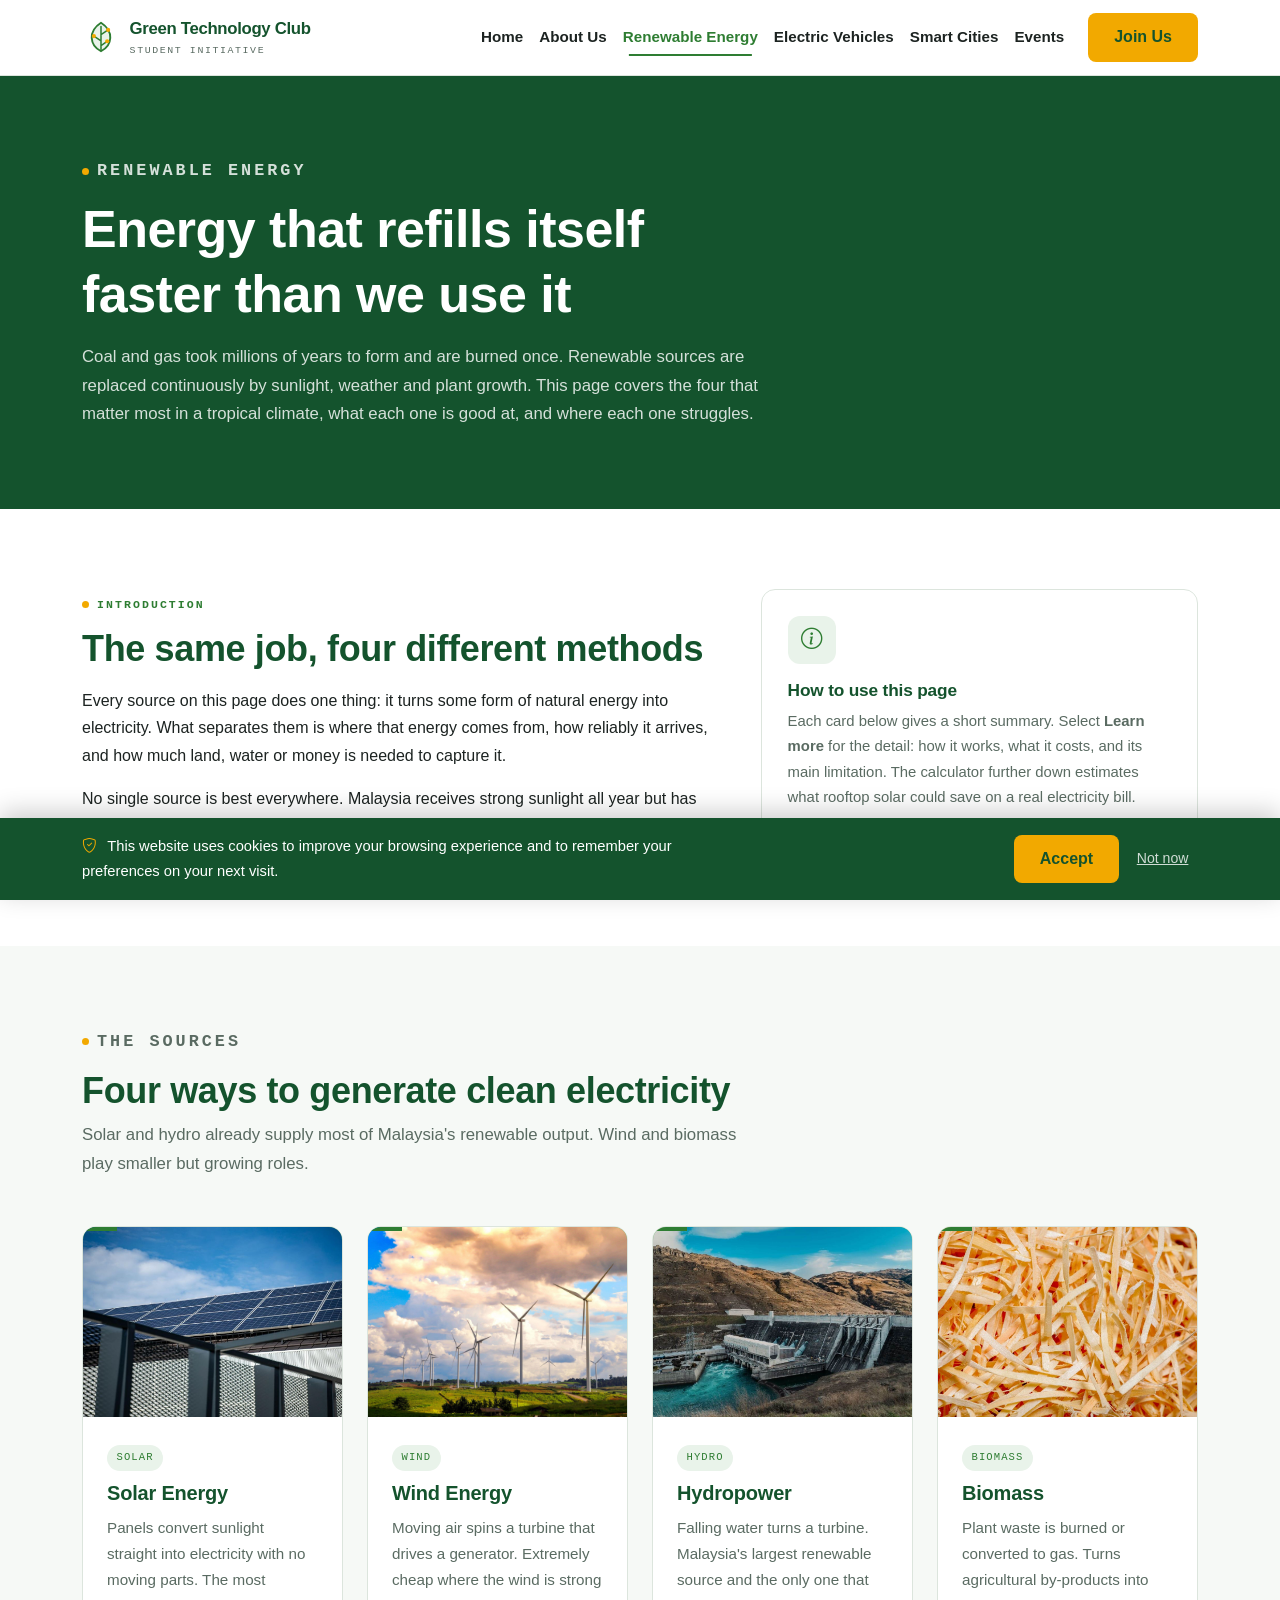
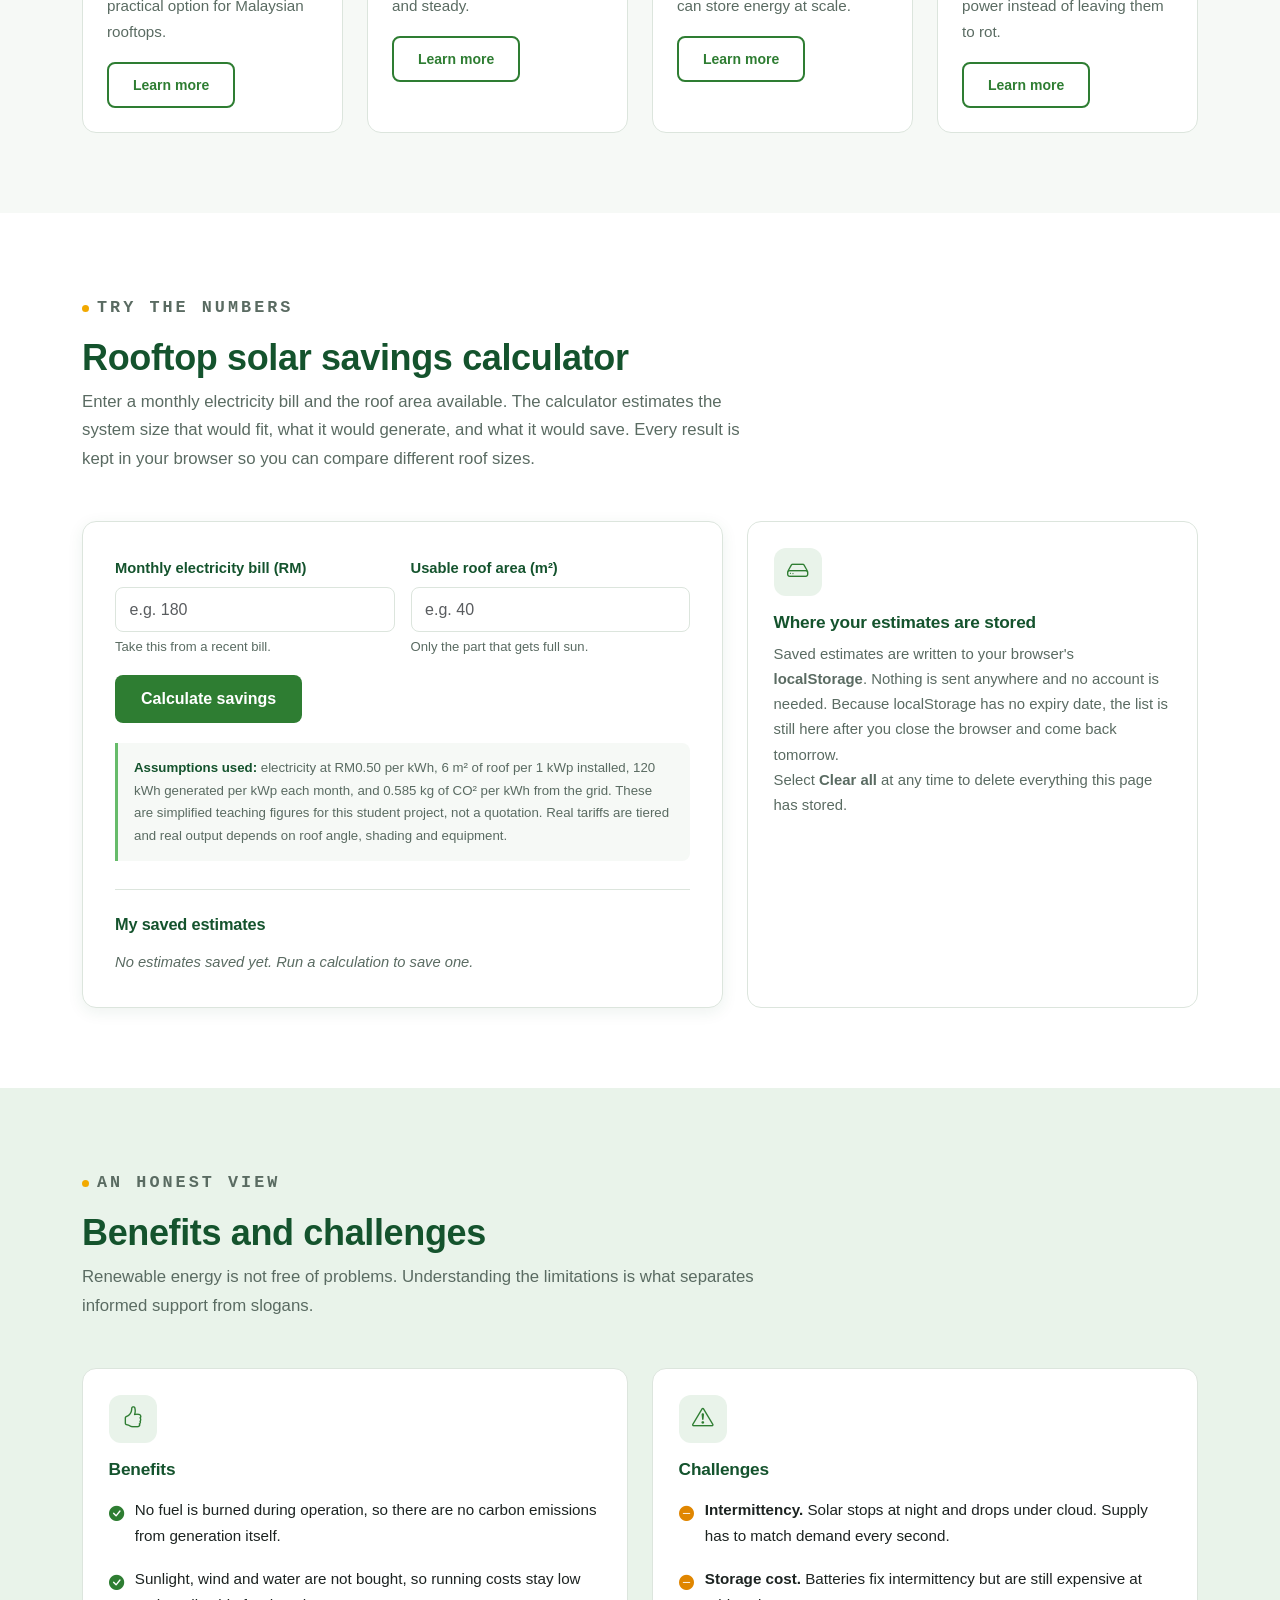
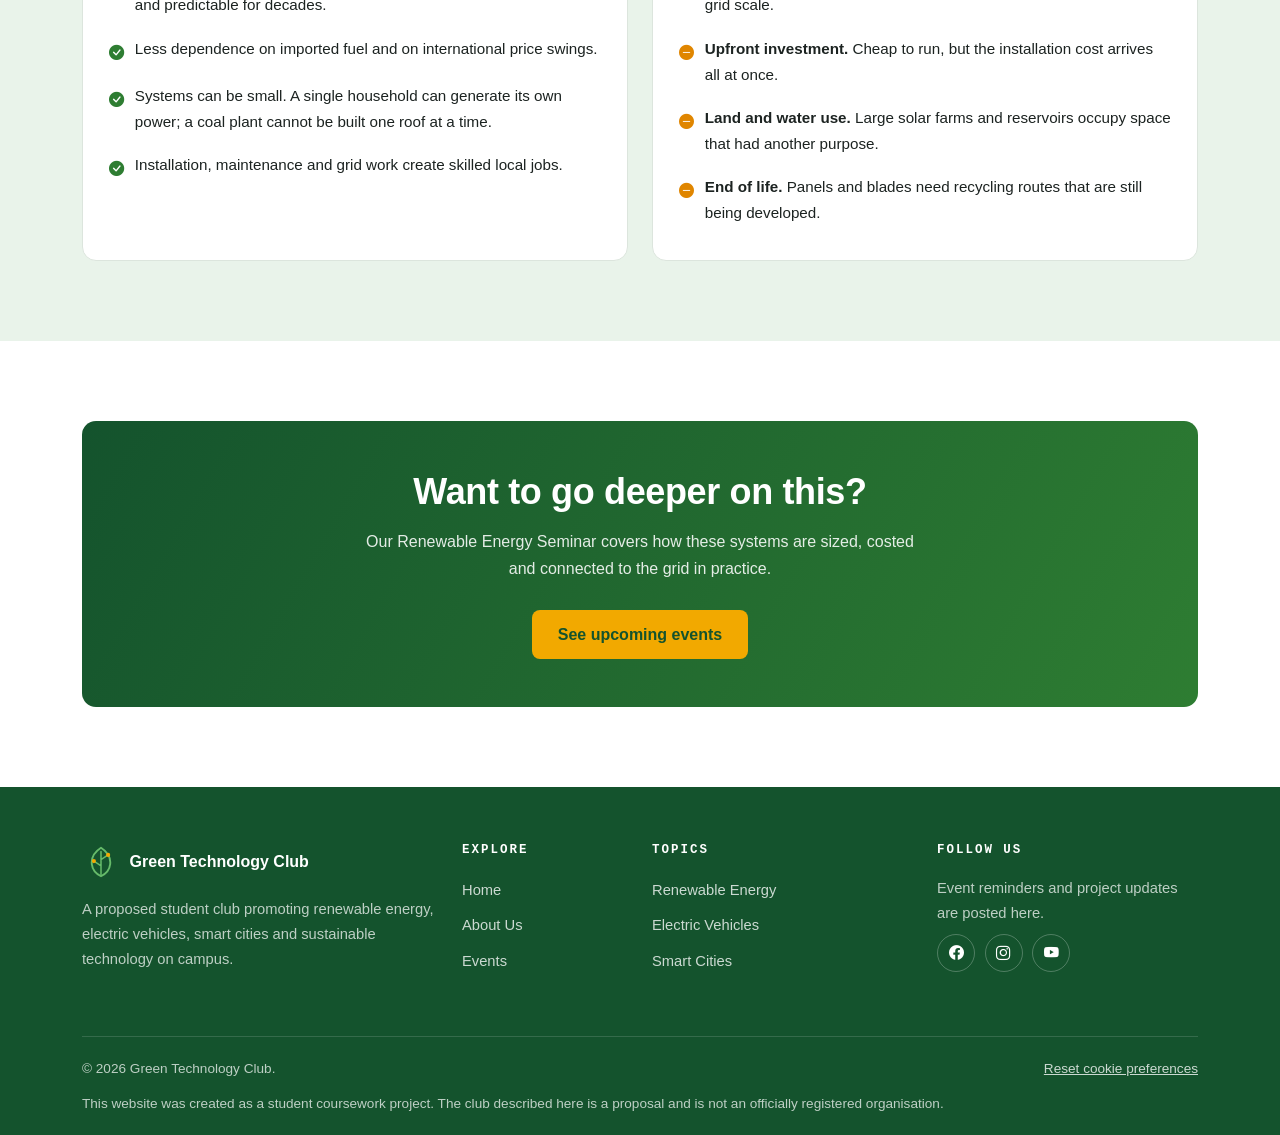
<file: renewable.html>
<!DOCTYPE html>
<html lang="en">
<head>
  <meta charset="UTF-8">
  <meta name="viewport" content="width=device-width, initial-scale=1.0">
  <!-- This site is designed for a light background only. Without this line a
       phone browser with forced dark mode will invert all of our colours. -->
  <meta name="color-scheme" content="light">
  <meta name="description" content="How solar, wind, hydro and biomass energy work, their benefits and challenges, plus a rooftop solar savings calculator.">
  <title>Renewable Energy | Green Technology Club</title>

  <!-- Bootstrap 5 -->
  <link href="https://cdn.jsdelivr.net/npm/bootstrap@5.3.3/dist/css/bootstrap.min.css" rel="stylesheet">
  <!-- Bootstrap Icons (CSS only, no JavaScript) -->
  <link href="https://cdn.jsdelivr.net/npm/bootstrap-icons@1.11.3/font/bootstrap-icons.min.css" rel="stylesheet">
  <!-- Our own stylesheet, loaded last so it can override Bootstrap -->
  <link href="css/style.css" rel="stylesheet">
</head>
<body>

<a class="gtc-skip-link" href="#main-content">Skip to main content</a>


<!-- ==========================================================================
     NAVBAR  (identical on all six pages - only the "active" class moves)
     ========================================================================== -->
<nav class="navbar navbar-expand-lg gtc-navbar sticky-top" aria-label="Main navigation">
  <div class="container">

    <a class="navbar-brand" href="index.html">
      <svg class="gtc-logo" viewBox="0 0 40 40" role="img" aria-label="Green Technology Club logo">
        <path d="M20 35C8 29 6 14 20 5C34 14 32 29 20 35Z" fill="#E9F3EA" stroke="#2E7D32" stroke-width="2" stroke-linejoin="round"/>
        <path d="M20 34V9M20 24L12.5 19M20 17.5L27.5 12.5M20 29L26.5 24.5" stroke="#2E7D32" stroke-width="1.6" stroke-linecap="round"/>
        <circle cx="12.5" cy="19" r="2.2" fill="#F2A900"/>
        <circle cx="27.5" cy="12.5" r="2.2" fill="#F2A900"/>
        <circle cx="26.5" cy="24.5" r="2.2" fill="#F2A900"/>
      </svg>
      <span class="gtc-brand-text">
        Green Technology Club
        <small>Student Initiative</small>
      </span>
    </a>

    <button class="navbar-toggler" type="button" data-bs-toggle="collapse"
            data-bs-target="#gtcNavMenu" aria-controls="gtcNavMenu"
            aria-expanded="false" aria-label="Toggle navigation menu">
      <span class="navbar-toggler-icon"></span>
    </button>

    <div class="collapse navbar-collapse" id="gtcNavMenu">
      <ul class="navbar-nav ms-auto align-items-lg-center">
        <li class="nav-item"><a class="nav-link" href="index.html">Home</a></li>
        <li class="nav-item"><a class="nav-link" href="about.html">About Us</a></li>
        <li class="nav-item"><a class="nav-link active" aria-current="page" href="renewable.html">Renewable Energy</a></li>
        <li class="nav-item"><a class="nav-link" href="ev.html">Electric Vehicles</a></li>
        <li class="nav-item"><a class="nav-link" href="smart-city.html">Smart Cities</a></li>
        <li class="nav-item"><a class="nav-link" href="events.html">Events</a></li>
        <li class="nav-item ms-lg-3">
          <a class="btn btn-gtc-accent" href="events.html#register">Join Us</a>
        </li>
      </ul>
    </div>

  </div>
</nav>


<!-- ==========================================================================
     WELCOME BAR  (only appears when a name is stored in a cookie)
     ========================================================================== -->
<div class="gtc-welcome" id="gtcWelcome" hidden>
  <div class="container">
    <div class="gtc-welcome__inner">
      <p class="gtc-welcome__text" id="gtcWelcomeText"></p>
      <button type="button" class="gtc-welcome__btn" id="gtcNameBtn" hidden>Add your name</button>
      <button type="button" class="gtc-welcome__btn" id="gtcForgetBtn" hidden>Not you?</button>
    </div>
  </div>
</div>


<main id="main-content">

  <!-- ========================================================================
       PAGE HEADER
       ======================================================================== -->
  <header class="gtc-section gtc-section--dark">
    <div class="container">
      <div class="gtc-section-intro mb-0">
        <p class="gtc-eyebrow gtc-animate-1">Renewable energy</p>
        <h1 class="gtc-animate-1">Energy that refills itself faster than we use it</h1>
        <p class="gtc-animate-2 mt-3 mb-0">
          Coal and gas took millions of years to form and are burned once.
          Renewable sources are replaced continuously by sunlight, weather and
          plant growth. This page covers the four that matter most in a
          tropical climate, what each one is good at, and where each one
          struggles.
        </p>
      </div>
    </div>
  </header>


  <!-- ========================================================================
       INTRODUCTION
       ======================================================================== -->
  <section class="gtc-section">
    <div class="container">
      <div class="row g-5">

        <div class="col-lg-7">
          <p class="gtc-eyebrow">Introduction</p>
          <h2>The same job, four different methods</h2>
          <p class="mt-3">
            Every source on this page does one thing: it turns some form of
            natural energy into electricity. What separates them is where that
            energy comes from, how reliably it arrives, and how much land,
            water or money is needed to capture it.
          </p>
          <p class="mb-0">
            No single source is best everywhere. Malaysia receives strong
            sunlight all year but has low average wind speeds, so a mix that
            works well in Denmark would perform poorly here. Choosing the
            right technology for the location is most of the engineering work.
          </p>
        </div>

        <div class="col-lg-5">
          <div class="gtc-mini-card h-100">
            <span class="gtc-mini-card__icon"><i class="bi bi-info-circle"></i></span>
            <h3>How to use this page</h3>
            <p>
              Each card below gives a short summary. Select <strong>Learn
              more</strong> for the detail: how it works, what it costs, and
              its main limitation. The calculator further down estimates what
              rooftop solar could save on a real electricity bill.
            </p>
          </div>
        </div>

      </div>
    </div>
  </section>


  <!-- ========================================================================
       FOUR RENEWABLE SOURCES  (Bootstrap cards + modals)
       ======================================================================== -->
  <section class="gtc-section gtc-section--offwhite">
    <div class="container">

      <div class="gtc-section-intro">
        <p class="gtc-eyebrow">The sources</p>
        <h2>Four ways to generate clean electricity</h2>
        <p>
          Solar and hydro already supply most of Malaysia's renewable output.
          Wind and biomass play smaller but growing roles.
        </p>
      </div>

      <div class="row g-4">

        <!-- Solar -->
        <div class="col-md-6 col-lg-3">
          <article class="gtc-card">
            <div class="gtc-card__media"
                 style="background-image: url('images/renew-solar.jpg');"
                 role="img" aria-label="Rooftop solar panels in bright sunlight"></div>
            <div class="gtc-card__body">
              <span class="gtc-tag">Solar</span>
              <h3>Solar Energy</h3>
              <p>
                Panels convert sunlight straight into electricity with no
                moving parts. The most practical option for Malaysian
                rooftops.
              </p>
              <button type="button" class="btn btn-gtc-outline btn-sm"
                      data-bs-toggle="modal" data-bs-target="#modalSolar">
                Learn more
              </button>
            </div>
          </article>
        </div>

        <!-- Wind -->
        <div class="col-md-6 col-lg-3">
          <article class="gtc-card">
            <div class="gtc-card__media"
                 style="background-image: url('images/renew-wind.jpg');"
                 role="img" aria-label="Wind turbines on open land"></div>
            <div class="gtc-card__body">
              <span class="gtc-tag">Wind</span>
              <h3>Wind Energy</h3>
              <p>
                Moving air spins a turbine that drives a generator. Extremely
                cheap where the wind is strong and steady.
              </p>
              <button type="button" class="btn btn-gtc-outline btn-sm"
                      data-bs-toggle="modal" data-bs-target="#modalWind">
                Learn more
              </button>
            </div>
          </article>
        </div>

        <!-- Hydro -->
        <div class="col-md-6 col-lg-3">
          <article class="gtc-card">
            <div class="gtc-card__media"
                 style="background-image: url('images/renew-hydro.jpg');"
                 role="img" aria-label="Water flowing through a hydroelectric dam"></div>
            <div class="gtc-card__body">
              <span class="gtc-tag">Hydro</span>
              <h3>Hydropower</h3>
              <p>
                Falling water turns a turbine. Malaysia's largest renewable
                source and the only one that can store energy at scale.
              </p>
              <button type="button" class="btn btn-gtc-outline btn-sm"
                      data-bs-toggle="modal" data-bs-target="#modalHydro">
                Learn more
              </button>
            </div>
          </article>
        </div>

        <!-- Biomass -->
        <div class="col-md-6 col-lg-3">
          <article class="gtc-card">
            <div class="gtc-card__media"
                 style="background-image: url('images/renew-biomass.jpg');"
                 role="img" aria-label="Agricultural plant waste used as biomass fuel"></div>
            <div class="gtc-card__body">
              <span class="gtc-tag">Biomass</span>
              <h3>Biomass</h3>
              <p>
                Plant waste is burned or converted to gas. Turns agricultural
                by-products into power instead of leaving them to rot.
              </p>
              <button type="button" class="btn btn-gtc-outline btn-sm"
                      data-bs-toggle="modal" data-bs-target="#modalBiomass">
                Learn more
              </button>
            </div>
          </article>
        </div>

      </div>
    </div>
  </section>


  <!-- ========================================================================
       SOLAR SAVINGS CALCULATOR
       localStorage + jQuery + parseFloat / isNaN / isFinite
       ======================================================================== -->
  <section class="gtc-section">
    <div class="container">

      <div class="gtc-section-intro">
        <p class="gtc-eyebrow">Try the numbers</p>
        <h2>Rooftop solar savings calculator</h2>
        <p>
          Enter a monthly electricity bill and the roof area available. The
          calculator estimates the system size that would fit, what it would
          generate, and what it would save. Every result is kept in your
          browser so you can compare different roof sizes.
        </p>
      </div>

      <div class="row g-4">

        <div class="col-lg-7">
          <div class="gtc-calc">

            <form id="solarForm" novalidate>
              <div class="row g-3">

                <div class="col-sm-6">
                  <label for="solarBill" class="form-label">
                    Monthly electricity bill (RM)
                  </label>
                  <input type="number" class="form-control" id="solarBill"
                         min="1" step="0.01" placeholder="e.g. 180">
                  <div class="form-text">Take this from a recent bill.</div>
                </div>

                <div class="col-sm-6">
                  <label for="solarRoof" class="form-label">
                    Usable roof area (m&sup2;)
                  </label>
                  <input type="number" class="form-control" id="solarRoof"
                         min="1" step="0.1" placeholder="e.g. 40">
                  <div class="form-text">Only the part that gets full sun.</div>
                </div>

                <div class="col-12">
                  <button type="submit" class="btn btn-gtc-primary">
                    Calculate savings
                  </button>
                </div>

              </div>
            </form>

            <!-- Results appear here after a successful calculation -->
            <div class="gtc-result" id="solarResult" style="display: none;">
              <h3>Estimated result</h3>
              <div class="gtc-result-grid">
                <div class="gtc-result-item">
                  <span>System size</span>
                  <strong id="solarSize">&mdash;</strong>
                </div>
                <div class="gtc-result-item">
                  <span>Generated / month</span>
                  <strong id="solarGeneration">&mdash;</strong>
                </div>
                <div class="gtc-result-item">
                  <span>Saved / month</span>
                  <strong id="solarMonthly">&mdash;</strong>
                </div>
                <div class="gtc-result-item gtc-result-item--highlight">
                  <span>Saved / year</span>
                  <strong id="solarYearly">&mdash;</strong>
                </div>
                <div class="gtc-result-item">
                  <span>CO&sup2; avoided / year</span>
                  <strong id="solarCo2">&mdash;</strong>
                </div>
              </div>
            </div>

            <p class="gtc-note">
              <strong>Assumptions used:</strong> electricity at RM0.50 per kWh,
              6 m&sup2; of roof per 1 kWp installed, 120 kWh generated per kWp
              each month, and 0.585 kg of CO&sup2; per kWh from the grid.
              These are simplified teaching figures for this student project,
              not a quotation. Real tariffs are tiered and real output depends
              on roof angle, shading and equipment.
            </p>

            <!-- Saved estimates - localStorage output -->
            <div class="gtc-saved">
              <div class="gtc-saved__head">
                <h3>My saved estimates</h3>
                <button type="button" class="btn btn-gtc-outline btn-sm"
                        id="solarClearBtn">Clear all</button>
              </div>
              <ul class="gtc-saved-list" id="solarSavedList"></ul>
            </div>

          </div>
        </div>

        <div class="col-lg-5">
          <div class="gtc-mini-card h-100">
            <span class="gtc-mini-card__icon"><i class="bi bi-hdd"></i></span>
            <h3>Where your estimates are stored</h3>
            <p>
              Saved estimates are written to your browser's
              <strong>localStorage</strong>. Nothing is sent anywhere and no
              account is needed. Because localStorage has no expiry date, the
              list is still here after you close the browser and come back
              tomorrow.
            </p>
            <p class="mb-0">
              Select <strong>Clear all</strong> at any time to delete
              everything this page has stored.
            </p>
          </div>
        </div>

      </div>
    </div>
  </section>


  <!-- ========================================================================
       BENEFITS AND CHALLENGES
       ======================================================================== -->
  <section class="gtc-section gtc-section--pale">
    <div class="container">

      <div class="gtc-section-intro">
        <p class="gtc-eyebrow">An honest view</p>
        <h2>Benefits and challenges</h2>
        <p>
          Renewable energy is not free of problems. Understanding the
          limitations is what separates informed support from slogans.
        </p>
      </div>

      <div class="row g-4">

        <div class="col-lg-6">
          <div class="gtc-mini-card h-100">
            <span class="gtc-mini-card__icon"><i class="bi bi-hand-thumbs-up"></i></span>
            <h3>Benefits</h3>
            <ul class="gtc-list">
              <li><i class="bi bi-check-circle-fill"></i>
                <span>No fuel is burned during operation, so there are no
                carbon emissions from generation itself.</span></li>
              <li><i class="bi bi-check-circle-fill"></i>
                <span>Sunlight, wind and water are not bought, so running
                costs stay low and predictable for decades.</span></li>
              <li><i class="bi bi-check-circle-fill"></i>
                <span>Less dependence on imported fuel and on international
                price swings.</span></li>
              <li><i class="bi bi-check-circle-fill"></i>
                <span>Systems can be small. A single household can generate
                its own power; a coal plant cannot be built one roof at a
                time.</span></li>
              <li><i class="bi bi-check-circle-fill"></i>
                <span>Installation, maintenance and grid work create skilled
                local jobs.</span></li>
            </ul>
          </div>
        </div>

        <div class="col-lg-6">
          <div class="gtc-mini-card h-100">
            <span class="gtc-mini-card__icon"><i class="bi bi-exclamation-triangle"></i></span>
            <h3>Challenges</h3>
            <ul class="gtc-list gtc-list--warn">
              <li><i class="bi bi-dash-circle-fill"></i>
                <span><strong>Intermittency.</strong> Solar stops at night and
                drops under cloud. Supply has to match demand every second.</span></li>
              <li><i class="bi bi-dash-circle-fill"></i>
                <span><strong>Storage cost.</strong> Batteries fix
                intermittency but are still expensive at grid scale.</span></li>
              <li><i class="bi bi-dash-circle-fill"></i>
                <span><strong>Upfront investment.</strong> Cheap to run, but
                the installation cost arrives all at once.</span></li>
              <li><i class="bi bi-dash-circle-fill"></i>
                <span><strong>Land and water use.</strong> Large solar farms
                and reservoirs occupy space that had another purpose.</span></li>
              <li><i class="bi bi-dash-circle-fill"></i>
                <span><strong>End of life.</strong> Panels and blades need
                recycling routes that are still being developed.</span></li>
            </ul>
          </div>
        </div>

      </div>
    </div>
  </section>


  <!-- ========================================================================
       CALL TO ACTION
       ======================================================================== -->
  <section class="gtc-section gtc-on-dark">
    <div class="container">
      <div class="gtc-cta">
        <h2>Want to go deeper on this?</h2>
        <p>
          Our Renewable Energy Seminar covers how these systems are sized,
          costed and connected to the grid in practice.
        </p>
        <a class="btn btn-gtc-accent" href="events.html">See upcoming events</a>
      </div>
    </div>
  </section>

</main>


<!-- ==========================================================================
     MODALS  (opened by the "Learn more" buttons above)
     ========================================================================== -->

<div class="modal fade" id="modalSolar" tabindex="-1"
     aria-labelledby="modalSolarLabel" aria-hidden="true">
  <div class="modal-dialog modal-dialog-centered modal-lg">
    <div class="modal-content">
      <div class="modal-header">
        <h2 class="modal-title h5" id="modalSolarLabel">Solar Energy</h2>
        <button type="button" class="btn-close" data-bs-dismiss="modal"
                aria-label="Close"></button>
      </div>
      <div class="modal-body">
        <h3 class="h6">How it works</h3>
        <p>
          A solar panel is made of silicon cells. When sunlight hits a cell it
          knocks electrons loose, and the cell's structure pushes those
          electrons in one direction. That flow is direct current. An inverter
          then converts it to the alternating current used by household
          appliances and the grid.
        </p>
        <h3 class="h6">Why it suits Malaysia</h3>
        <p>
          Sunlight here is strong and consistent throughout the year, without
          the long dark winters that limit solar output in temperate
          countries. Panels have no moving parts, so maintenance is mostly
          keeping the surface clean.
        </p>
        <h3 class="h6">Main limitation</h3>
        <p class="mb-0">
          Output stops completely at night and falls sharply under heavy
          cloud. Without a battery, a household still depends on the grid
          after dark, which is why solar is usually a bill reducer rather than
          a full replacement.
        </p>
      </div>
      <div class="modal-footer">
        <button type="button" class="btn btn-gtc-outline btn-sm"
                data-bs-dismiss="modal">Close</button>
      </div>
    </div>
  </div>
</div>

<div class="modal fade" id="modalWind" tabindex="-1"
     aria-labelledby="modalWindLabel" aria-hidden="true">
  <div class="modal-dialog modal-dialog-centered modal-lg">
    <div class="modal-content">
      <div class="modal-header">
        <h2 class="modal-title h5" id="modalWindLabel">Wind Energy</h2>
        <button type="button" class="btn-close" data-bs-dismiss="modal"
                aria-label="Close"></button>
      </div>
      <div class="modal-body">
        <h3 class="h6">How it works</h3>
        <p>
          Turbine blades are shaped like aircraft wings. Moving air passing
          over them creates lift, which turns the rotor. The rotor drives a
          generator through a gearbox, and the generator produces electricity.
        </p>
        <h3 class="h6">Where it performs best</h3>
        <p>
          Power rises steeply with wind speed, so a site with consistently
          strong wind produces far more than a site with occasional gusts.
          Coastlines, open plains and offshore locations are ideal.
        </p>
        <h3 class="h6">Main limitation</h3>
        <p class="mb-0">
          Peninsular Malaysia has relatively low average wind speeds, which
          makes large-scale wind less attractive here than solar. Turbines
          also need spacing, so a wind farm covers a wide area even though the
          ground between towers can still be farmed.
        </p>
      </div>
      <div class="modal-footer">
        <button type="button" class="btn btn-gtc-outline btn-sm"
                data-bs-dismiss="modal">Close</button>
      </div>
    </div>
  </div>
</div>

<div class="modal fade" id="modalHydro" tabindex="-1"
     aria-labelledby="modalHydroLabel" aria-hidden="true">
  <div class="modal-dialog modal-dialog-centered modal-lg">
    <div class="modal-content">
      <div class="modal-header">
        <h2 class="modal-title h5" id="modalHydroLabel">Hydropower</h2>
        <button type="button" class="btn-close" data-bs-dismiss="modal"
                aria-label="Close"></button>
      </div>
      <div class="modal-body">
        <h3 class="h6">How it works</h3>
        <p>
          Water held behind a dam has potential energy because of its height.
          When it is released it falls through a turbine, and that movement
          drives a generator. The higher the drop and the greater the flow,
          the more electricity is produced.
        </p>
        <h3 class="h6">Its unique advantage</h3>
        <p>
          Hydro is the only renewable source on this page that can be turned
          up or down on demand. Water can also be pumped back uphill when
          electricity is cheap and released when demand peaks, which makes a
          reservoir act as a very large battery.
        </p>
        <h3 class="h6">Main limitation</h3>
        <p class="mb-0">
          Building a reservoir floods land, displaces communities and changes
          river ecosystems downstream. Extended dry periods also reduce output
          exactly when demand for cooling is highest.
        </p>
      </div>
      <div class="modal-footer">
        <button type="button" class="btn btn-gtc-outline btn-sm"
                data-bs-dismiss="modal">Close</button>
      </div>
    </div>
  </div>
</div>

<div class="modal fade" id="modalBiomass" tabindex="-1"
     aria-labelledby="modalBiomassLabel" aria-hidden="true">
  <div class="modal-dialog modal-dialog-centered modal-lg">
    <div class="modal-content">
      <div class="modal-header">
        <h2 class="modal-title h5" id="modalBiomassLabel">Biomass</h2>
        <button type="button" class="btn-close" data-bs-dismiss="modal"
                aria-label="Close"></button>
      </div>
      <div class="modal-body">
        <h3 class="h6">How it works</h3>
        <p>
          Plant material is burned to boil water, and the steam drives a
          turbine. Alternatively the material can be broken down by bacteria
          in a sealed tank to produce biogas, which is then burned in an
          engine or gas turbine.
        </p>
        <h3 class="h6">Why it counts as renewable</h3>
        <p>
          The carbon released was absorbed from the air by the plant while it
          grew, and the next crop absorbs it again. It is treated as renewable
          only when the material is genuinely replanted and not taken from
          cleared forest.
        </p>
        <h3 class="h6">Main limitation</h3>
        <p class="mb-0">
          Burning still produces local air pollution, so exhaust treatment is
          essential. Supply also depends on agricultural waste being collected
          and transported, which adds cost and its own emissions.
        </p>
      </div>
      <div class="modal-footer">
        <button type="button" class="btn btn-gtc-outline btn-sm"
                data-bs-dismiss="modal">Close</button>
      </div>
    </div>
  </div>
</div>


<!-- ==========================================================================
     FOOTER  (identical on all six pages)
     ========================================================================== -->
<footer class="gtc-footer">
  <div class="container">
    <div class="row g-4">

      <div class="col-lg-4">
        <div class="gtc-footer__brand">
          <svg class="gtc-logo" viewBox="0 0 40 40" aria-hidden="true">
            <path d="M20 35C8 29 6 14 20 5C34 14 32 29 20 35Z" fill="none" stroke="#66BB6A" stroke-width="2" stroke-linejoin="round"/>
            <path d="M20 34V9M20 24L12.5 19M20 17.5L27.5 12.5" stroke="#66BB6A" stroke-width="1.6" stroke-linecap="round"/>
            <circle cx="12.5" cy="19" r="2.2" fill="#F2A900"/>
            <circle cx="27.5" cy="12.5" r="2.2" fill="#F2A900"/>
          </svg>
          Green Technology Club
        </div>
        <p>
          A proposed student club promoting renewable energy, electric
          vehicles, smart cities and sustainable technology on campus.
        </p>
      </div>

      <div class="col-6 col-lg-2">
        <h4>Explore</h4>
        <ul class="gtc-footer__list">
          <li><a href="index.html">Home</a></li>
          <li><a href="about.html">About Us</a></li>
          <li><a href="events.html">Events</a></li>
        </ul>
      </div>

      <div class="col-6 col-lg-3">
        <h4>Topics</h4>
        <ul class="gtc-footer__list">
          <li><a href="renewable.html">Renewable Energy</a></li>
          <li><a href="ev.html">Electric Vehicles</a></li>
          <li><a href="smart-city.html">Smart Cities</a></li>
        </ul>
      </div>

      <div class="col-lg-3">
        <h4>Follow us</h4>
        <p class="mb-0">Event reminders and project updates are posted here.</p>
        <div class="gtc-footer__social">
          <a href="https://www.facebook.com/share/1BGQavSA6r/" target="_blank" rel="noopener" aria-label="Green Technology Club on Facebook"><i class="bi bi-facebook"></i></a>
          <a href="https://www.instagram.com/green_tech_club" target="_blank" rel="noopener" aria-label="Green Technology Club on Instagram"><i class="bi bi-instagram"></i></a>
          <a href="https://www.youtube.com/@green_tech_club" target="_blank" rel="noopener" aria-label="Green Technology Club on YouTube"><i class="bi bi-youtube"></i></a>
        </div>
      </div>

    </div>

    <div class="gtc-footer__bottom">
      <div class="d-flex flex-wrap justify-content-between gap-2">
        <p>&copy; <span id="footerYear">2026</span> Green Technology Club.</p>
        <button type="button" class="gtc-footer__reset" id="cookieResetBtn">
          Reset cookie preferences
        </button>
      </div>
      <p class="gtc-disclaimer">
        This website was created as a student coursework project. The club
        described here is a proposal and is not an officially registered
        organisation.
      </p>
    </div>

  </div>
</footer>


<!-- ==========================================================================
     COOKIE NOTICE  (identical on all six pages, hidden until needed)
     ========================================================================== -->
<div class="gtc-cookie-banner" id="cookieBanner" role="region" aria-label="Cookie notice" hidden>
  <div class="container">
    <div class="gtc-cookie-banner__inner">
      <p class="gtc-cookie-banner__text">
        <i class="bi bi-shield-check"></i>
        This website uses cookies to improve your browsing experience and to
        remember your preferences on your next visit.
      </p>
      <div class="gtc-cookie-banner__actions">
        <button type="button" class="btn btn-gtc-accent" id="cookieAcceptBtn">Accept</button>
        <button type="button" class="gtc-cookie-banner__dismiss" id="cookieDismissBtn">Not now</button>
      </div>
    </div>
  </div>
</div>


<!-- Scripts: jQuery first, then Bootstrap, then our own file -->
<script src="https://code.jquery.com/jquery-3.7.1.min.js"></script>
<script src="https://cdn.jsdelivr.net/npm/bootstrap@5.3.3/dist/js/bootstrap.bundle.min.js"></script>
<script src="js/script.js"></script>

</body>
</html>
</file>
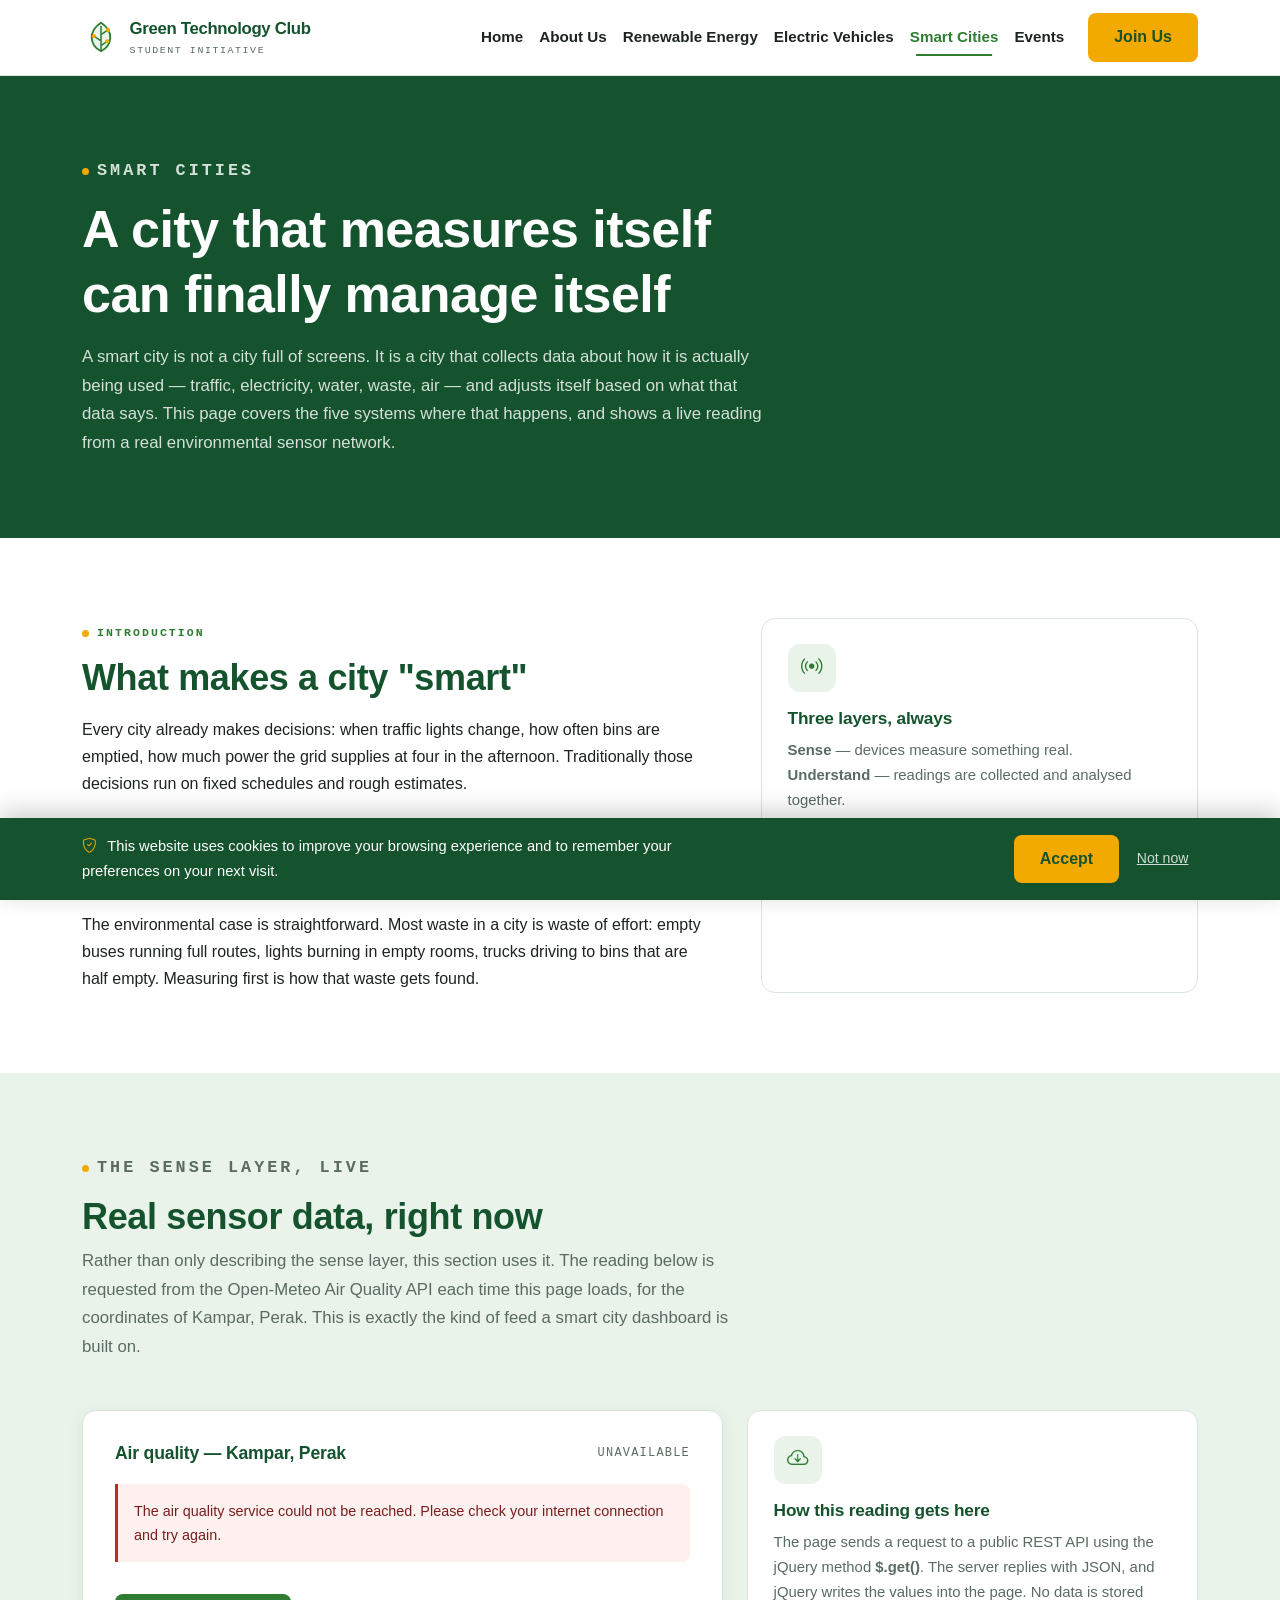
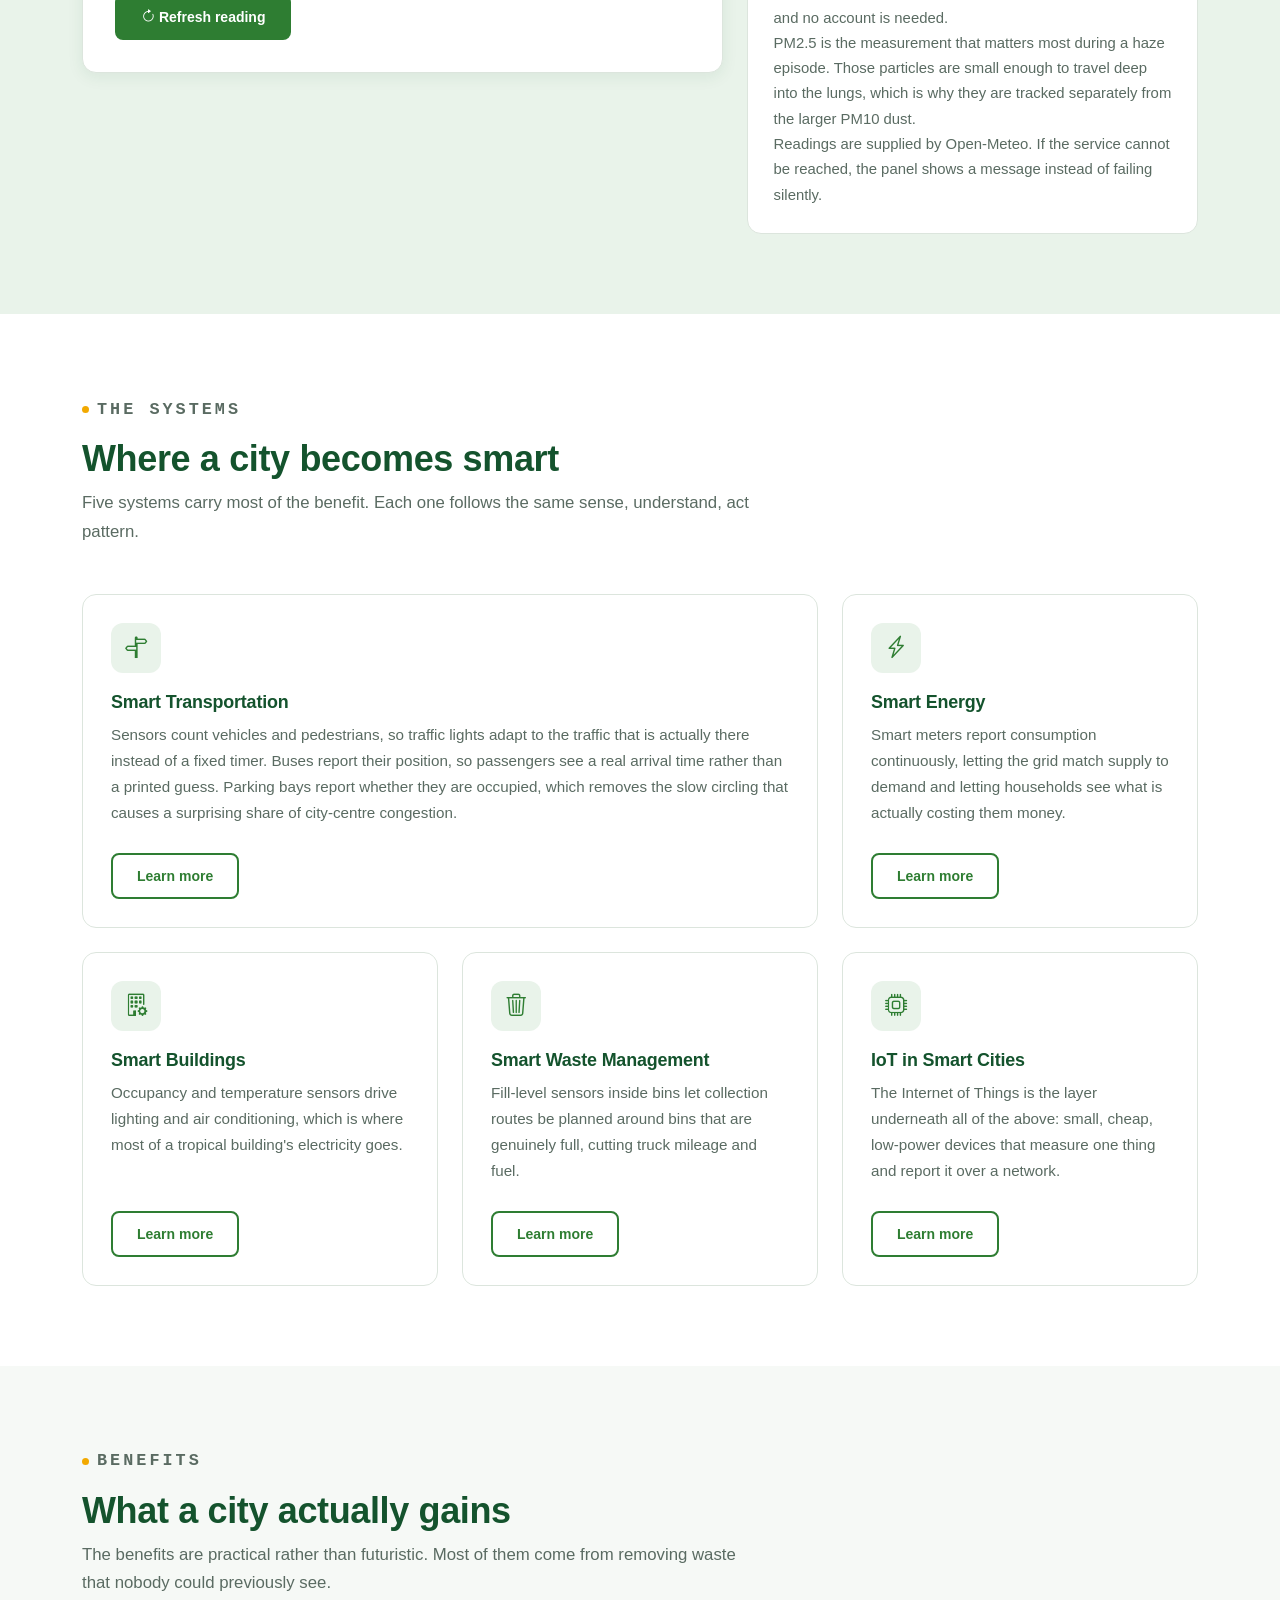
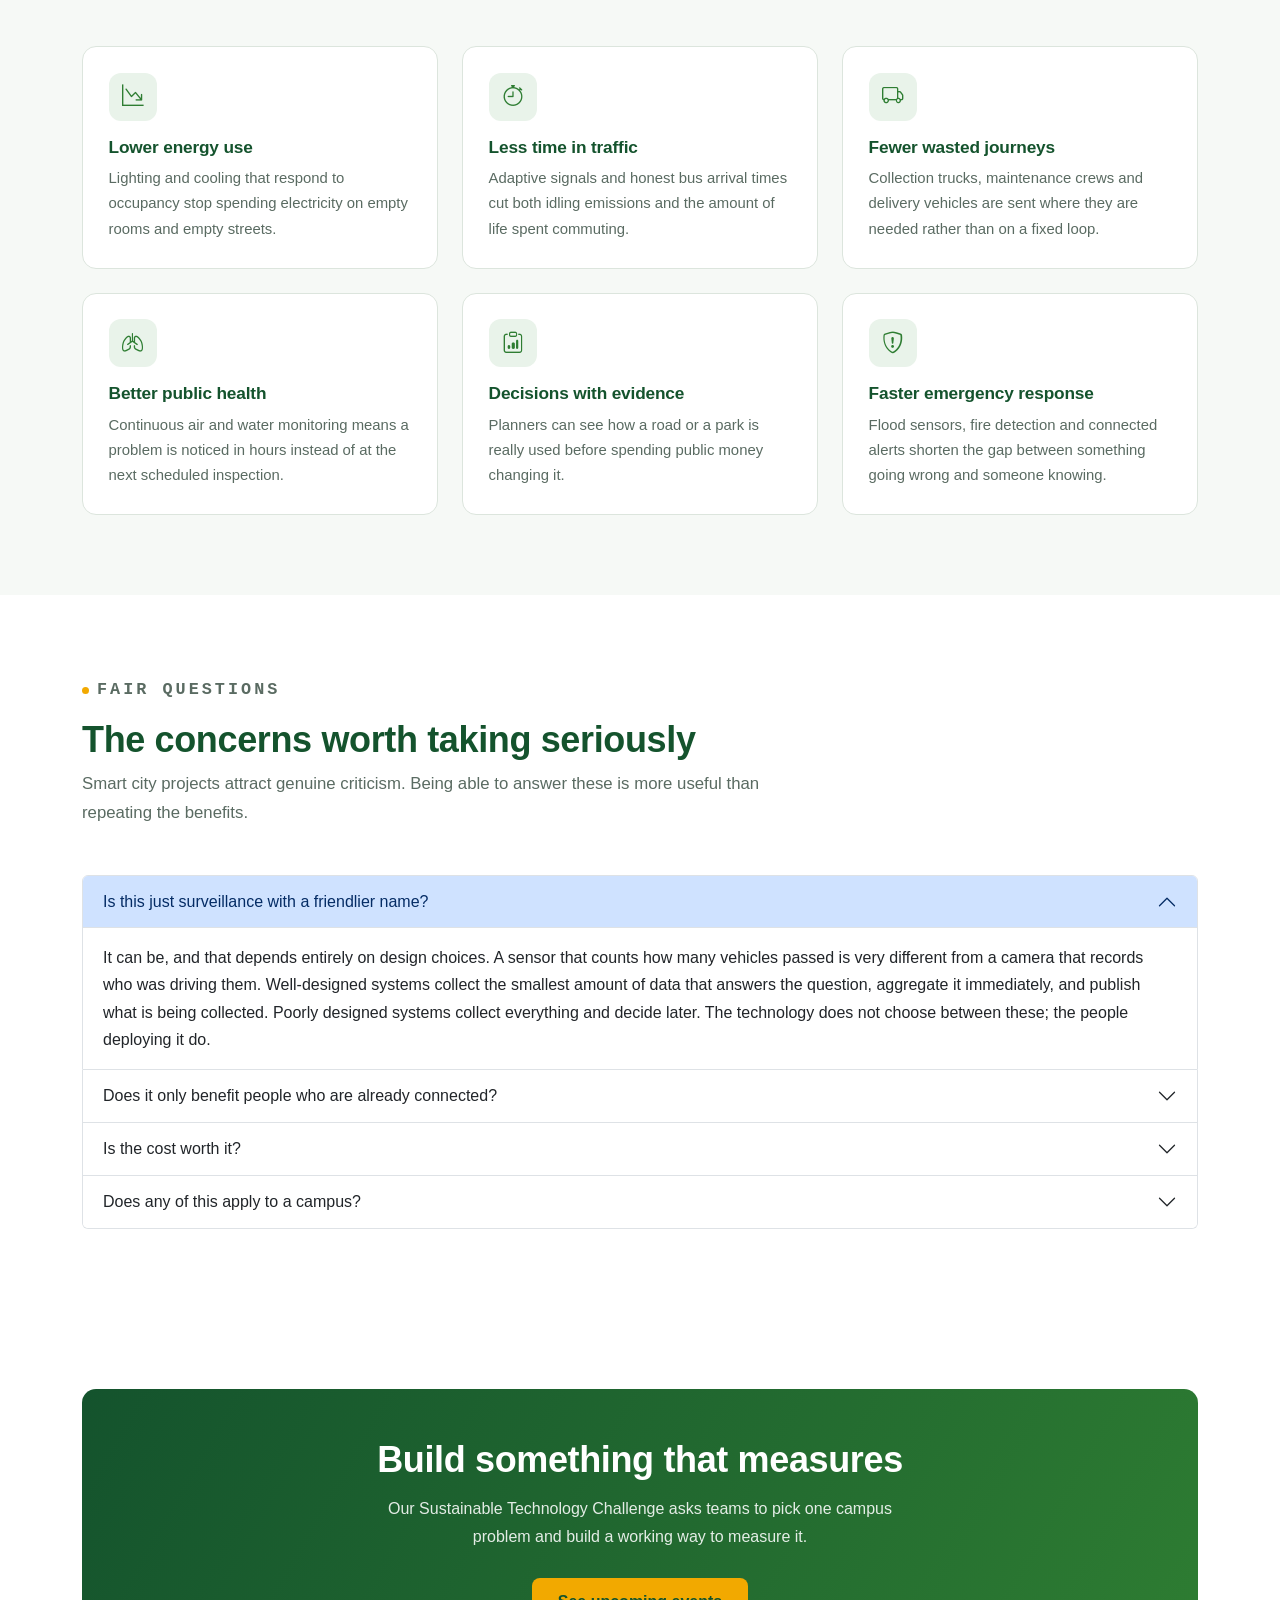
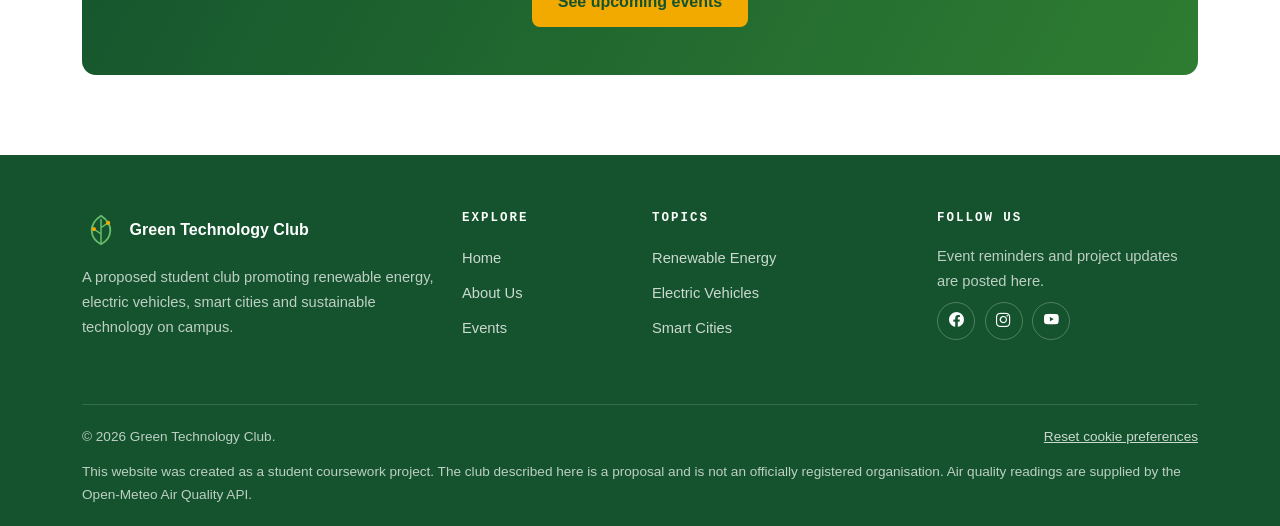
<file: smart-city.html>
<!DOCTYPE html>
<html lang="en">
<head>
  <meta charset="UTF-8">
  <meta name="viewport" content="width=device-width, initial-scale=1.0">
  <!-- This site is designed for a light background only. Without this line a
       phone browser with forced dark mode will invert all of our colours. -->
  <meta name="color-scheme" content="light">
  <meta name="description" content="How smart cities use transport, energy, buildings, waste systems and IoT sensors, with a live air quality reading from a public REST API.">
  <title>Smart Cities | Green Technology Club</title>

  <!-- Bootstrap 5 -->
  <link href="https://cdn.jsdelivr.net/npm/bootstrap@5.3.3/dist/css/bootstrap.min.css" rel="stylesheet">
  <!-- Bootstrap Icons (CSS only, no JavaScript) -->
  <link href="https://cdn.jsdelivr.net/npm/bootstrap-icons@1.11.3/font/bootstrap-icons.min.css" rel="stylesheet">
  <!-- Our own stylesheet, loaded last so it can override Bootstrap -->
  <link href="css/style.css" rel="stylesheet">
</head>
<body>

<a class="gtc-skip-link" href="#main-content">Skip to main content</a>


<!-- ==========================================================================
     NAVBAR  (identical on all six pages - only the "active" class moves)
     ========================================================================== -->
<nav class="navbar navbar-expand-lg gtc-navbar sticky-top" aria-label="Main navigation">
  <div class="container">

    <a class="navbar-brand" href="index.html">
      <svg class="gtc-logo" viewBox="0 0 40 40" role="img" aria-label="Green Technology Club logo">
        <path d="M20 35C8 29 6 14 20 5C34 14 32 29 20 35Z" fill="#E9F3EA" stroke="#2E7D32" stroke-width="2" stroke-linejoin="round"/>
        <path d="M20 34V9M20 24L12.5 19M20 17.5L27.5 12.5M20 29L26.5 24.5" stroke="#2E7D32" stroke-width="1.6" stroke-linecap="round"/>
        <circle cx="12.5" cy="19" r="2.2" fill="#F2A900"/>
        <circle cx="27.5" cy="12.5" r="2.2" fill="#F2A900"/>
        <circle cx="26.5" cy="24.5" r="2.2" fill="#F2A900"/>
      </svg>
      <span class="gtc-brand-text">
        Green Technology Club
        <small>Student Initiative</small>
      </span>
    </a>

    <button class="navbar-toggler" type="button" data-bs-toggle="collapse"
            data-bs-target="#gtcNavMenu" aria-controls="gtcNavMenu"
            aria-expanded="false" aria-label="Toggle navigation menu">
      <span class="navbar-toggler-icon"></span>
    </button>

    <div class="collapse navbar-collapse" id="gtcNavMenu">
      <ul class="navbar-nav ms-auto align-items-lg-center">
        <li class="nav-item"><a class="nav-link" href="index.html">Home</a></li>
        <li class="nav-item"><a class="nav-link" href="about.html">About Us</a></li>
        <li class="nav-item"><a class="nav-link" href="renewable.html">Renewable Energy</a></li>
        <li class="nav-item"><a class="nav-link" href="ev.html">Electric Vehicles</a></li>
        <li class="nav-item"><a class="nav-link active" aria-current="page" href="smart-city.html">Smart Cities</a></li>
        <li class="nav-item"><a class="nav-link" href="events.html">Events</a></li>
        <li class="nav-item ms-lg-3">
          <a class="btn btn-gtc-accent" href="events.html#register">Join Us</a>
        </li>
      </ul>
    </div>

  </div>
</nav>


<!-- ==========================================================================
     WELCOME BAR  (only appears when a name is stored in a cookie)
     ========================================================================== -->
<div class="gtc-welcome" id="gtcWelcome" hidden>
  <div class="container">
    <div class="gtc-welcome__inner">
      <p class="gtc-welcome__text" id="gtcWelcomeText"></p>
      <button type="button" class="gtc-welcome__btn" id="gtcNameBtn" hidden>Add your name</button>
      <button type="button" class="gtc-welcome__btn" id="gtcForgetBtn" hidden>Not you?</button>
    </div>
  </div>
</div>


<main id="main-content">

  <!-- ========================================================================
       PAGE HEADER
       ======================================================================== -->
  <header class="gtc-section gtc-section--dark">
    <div class="container">
      <div class="gtc-section-intro mb-0">
        <p class="gtc-eyebrow gtc-animate-1">Smart cities</p>
        <h1 class="gtc-animate-1">A city that measures itself can finally manage itself</h1>
        <p class="gtc-animate-2 mt-3 mb-0">
          A smart city is not a city full of screens. It is a city that
          collects data about how it is actually being used &mdash; traffic,
          electricity, water, waste, air &mdash; and adjusts itself based on
          what that data says. This page covers the five systems where that
          happens, and shows a live reading from a real environmental sensor
          network.
        </p>
      </div>
    </div>
  </header>


  <!-- ========================================================================
       INTRODUCTION
       ======================================================================== -->
  <section class="gtc-section">
    <div class="container">
      <div class="row g-5">

        <div class="col-lg-7">
          <p class="gtc-eyebrow">Introduction</p>
          <h2>What makes a city "smart"</h2>
          <p class="mt-3">
            Every city already makes decisions: when traffic lights change,
            how often bins are emptied, how much power the grid supplies at
            four in the afternoon. Traditionally those decisions run on fixed
            schedules and rough estimates.
          </p>
          <p>
            A smart city replaces the estimates with measurements. Sensors
            report what is happening right now, software looks for patterns,
            and the systems respond &mdash; lights stay green longer on the
            busier road, the bin that is actually full gets collected first.
          </p>
          <p class="mb-0">
            The environmental case is straightforward. Most waste in a city is
            waste of effort: empty buses running full routes, lights burning
            in empty rooms, trucks driving to bins that are half empty.
            Measuring first is how that waste gets found.
          </p>
        </div>

        <div class="col-lg-5">
          <div class="gtc-mini-card h-100">
            <span class="gtc-mini-card__icon"><i class="bi bi-broadcast"></i></span>
            <h3>Three layers, always</h3>
            <p>
              <strong>Sense</strong> &mdash; devices measure something real.
            </p>
            <p>
              <strong>Understand</strong> &mdash; readings are collected and
              analysed together.
            </p>
            <p class="mb-0">
              <strong>Act</strong> &mdash; a system changes its behaviour, or a
              person makes a better decision.
            </p>
          </div>
        </div>

      </div>
    </div>
  </section>


  <!-- ========================================================================
       LIVE AIR QUALITY  -  REST API called with jQuery $.get()
       ======================================================================== -->
  <section class="gtc-section gtc-section--pale">
    <div class="container">

      <div class="gtc-section-intro">
        <p class="gtc-eyebrow">The sense layer, live</p>
        <h2>Real sensor data, right now</h2>
        <p>
          Rather than only describing the sense layer, this section uses it.
          The reading below is requested from the Open-Meteo Air Quality API
          each time this page loads, for the coordinates of Kampar, Perak.
          This is exactly the kind of feed a smart city dashboard is built on.
        </p>
      </div>

      <div class="row g-4">

        <div class="col-lg-7">
          <div class="gtc-aqi" id="aqiPanel">

            <div class="gtc-aqi__head">
              <h3>Air quality &mdash; Kampar, Perak</h3>
              <span class="gtc-aqi__status" id="aqiStatus">Loading...</span>
            </div>

            <!-- Error message, shown by jQuery if the request fails -->
            <p class="gtc-aqi__error" id="aqiError" style="display: none;"></p>

            <!-- Reading, shown once the request succeeds -->
            <div id="aqiResult" style="display: none;">

              <span class="gtc-aqi__band" id="aqiBand">&mdash;</span>

              <div class="gtc-result-grid">
                <div class="gtc-result-item gtc-result-item--highlight">
                  <span>US AQI</span>
                  <strong id="aqiValue">&mdash;</strong>
                </div>
                <div class="gtc-result-item">
                  <span>PM2.5</span>
                  <strong id="aqiPm25">&mdash;</strong>
                </div>
                <div class="gtc-result-item">
                  <span>PM10</span>
                  <strong id="aqiPm10">&mdash;</strong>
                </div>
              </div>

              <p class="mt-3 mb-1" id="aqiAdvice"></p>
              <p class="gtc-aqi__status mb-0">
                Reading taken at <span id="aqiTime">&mdash;</span> local time
              </p>

            </div>

            <button type="button" class="btn btn-gtc-primary btn-sm mt-3"
                    id="aqiRefreshBtn">
              <i class="bi bi-arrow-clockwise"></i> Refresh reading
            </button>

          </div>
        </div>

        <div class="col-lg-5">
          <div class="gtc-mini-card h-100">
            <span class="gtc-mini-card__icon"><i class="bi bi-cloud-arrow-down"></i></span>
            <h3>How this reading gets here</h3>
            <p>
              The page sends a request to a public REST API using the jQuery
              method <strong>$.get()</strong>. The server replies with JSON,
              and jQuery writes the values into the page. No data is stored
              and no account is needed.
            </p>
            <p>
              PM2.5 is the measurement that matters most during a haze
              episode. Those particles are small enough to travel deep into
              the lungs, which is why they are tracked separately from the
              larger PM10 dust.
            </p>
            <p class="mb-0">
              Readings are supplied by Open-Meteo. If the service cannot be
              reached, the panel shows a message instead of failing silently.
            </p>
          </div>
        </div>

      </div>
    </div>
  </section>


  <!-- ========================================================================
       FIVE SMART CITY DOMAINS  -  native CSS Grid layout
       ======================================================================== -->
  <section class="gtc-section">
    <div class="container">

      <div class="gtc-section-intro">
        <p class="gtc-eyebrow">The systems</p>
        <h2>Where a city becomes smart</h2>
        <p>
          Five systems carry most of the benefit. Each one follows the same
          sense, understand, act pattern.
        </p>
      </div>

      <!-- This grid is built with CSS Grid, not the Bootstrap grid -->
      <div class="gtc-city-grid">

        <div class="gtc-city-grid__item gtc-city-grid__item--wide">
          <article class="gtc-city-card">
            <span class="gtc-city-card__icon"><i class="bi bi-signpost-split"></i></span>
            <h3>Smart Transportation</h3>
            <p>
              Sensors count vehicles and pedestrians, so traffic lights adapt
              to the traffic that is actually there instead of a fixed timer.
              Buses report their position, so passengers see a real arrival
              time rather than a printed guess. Parking bays report whether
              they are occupied, which removes the slow circling that causes a
              surprising share of city-centre congestion.
            </p>
            <button type="button" class="btn btn-gtc-outline btn-sm"
                    data-bs-toggle="modal" data-bs-target="#modalTransport">
              Learn more
            </button>
          </article>
        </div>

        <div class="gtc-city-grid__item">
          <article class="gtc-city-card">
            <span class="gtc-city-card__icon"><i class="bi bi-lightning-charge"></i></span>
            <h3>Smart Energy</h3>
            <p>
              Smart meters report consumption continuously, letting the grid
              match supply to demand and letting households see what is
              actually costing them money.
            </p>
            <button type="button" class="btn btn-gtc-outline btn-sm"
                    data-bs-toggle="modal" data-bs-target="#modalEnergy">
              Learn more
            </button>
          </article>
        </div>

        <div class="gtc-city-grid__item">
          <article class="gtc-city-card">
            <span class="gtc-city-card__icon"><i class="bi bi-building-gear"></i></span>
            <h3>Smart Buildings</h3>
            <p>
              Occupancy and temperature sensors drive lighting and air
              conditioning, which is where most of a tropical building's
              electricity goes.
            </p>
            <button type="button" class="btn btn-gtc-outline btn-sm"
                    data-bs-toggle="modal" data-bs-target="#modalBuildings">
              Learn more
            </button>
          </article>
        </div>

        <div class="gtc-city-grid__item">
          <article class="gtc-city-card">
            <span class="gtc-city-card__icon"><i class="bi bi-trash3"></i></span>
            <h3>Smart Waste Management</h3>
            <p>
              Fill-level sensors inside bins let collection routes be planned
              around bins that are genuinely full, cutting truck mileage and
              fuel.
            </p>
            <button type="button" class="btn btn-gtc-outline btn-sm"
                    data-bs-toggle="modal" data-bs-target="#modalWaste">
              Learn more
            </button>
          </article>
        </div>

        <div class="gtc-city-grid__item">
          <article class="gtc-city-card">
            <span class="gtc-city-card__icon"><i class="bi bi-cpu"></i></span>
            <h3>IoT in Smart Cities</h3>
            <p>
              The Internet of Things is the layer underneath all of the above:
              small, cheap, low-power devices that measure one thing and
              report it over a network.
            </p>
            <button type="button" class="btn btn-gtc-outline btn-sm"
                    data-bs-toggle="modal" data-bs-target="#modalIot">
              Learn more
            </button>
          </article>
        </div>

      </div>
    </div>
  </section>


  <!-- ========================================================================
       BENEFITS
       ======================================================================== -->
  <section class="gtc-section gtc-section--offwhite">
    <div class="container">

      <div class="gtc-section-intro">
        <p class="gtc-eyebrow">Benefits</p>
        <h2>What a city actually gains</h2>
        <p>
          The benefits are practical rather than futuristic. Most of them come
          from removing waste that nobody could previously see.
        </p>
      </div>

      <div class="row g-4">

        <div class="col-md-6 col-lg-4">
          <div class="gtc-mini-card h-100">
            <span class="gtc-mini-card__icon"><i class="bi bi-graph-down-arrow"></i></span>
            <h3>Lower energy use</h3>
            <p>
              Lighting and cooling that respond to occupancy stop spending
              electricity on empty rooms and empty streets.
            </p>
          </div>
        </div>

        <div class="col-md-6 col-lg-4">
          <div class="gtc-mini-card h-100">
            <span class="gtc-mini-card__icon"><i class="bi bi-stopwatch"></i></span>
            <h3>Less time in traffic</h3>
            <p>
              Adaptive signals and honest bus arrival times cut both idling
              emissions and the amount of life spent commuting.
            </p>
          </div>
        </div>

        <div class="col-md-6 col-lg-4">
          <div class="gtc-mini-card h-100">
            <span class="gtc-mini-card__icon"><i class="bi bi-truck"></i></span>
            <h3>Fewer wasted journeys</h3>
            <p>
              Collection trucks, maintenance crews and delivery vehicles are
              sent where they are needed rather than on a fixed loop.
            </p>
          </div>
        </div>

        <div class="col-md-6 col-lg-4">
          <div class="gtc-mini-card h-100">
            <span class="gtc-mini-card__icon"><i class="bi bi-lungs"></i></span>
            <h3>Better public health</h3>
            <p>
              Continuous air and water monitoring means a problem is noticed
              in hours instead of at the next scheduled inspection.
            </p>
          </div>
        </div>

        <div class="col-md-6 col-lg-4">
          <div class="gtc-mini-card h-100">
            <span class="gtc-mini-card__icon"><i class="bi bi-clipboard-data"></i></span>
            <h3>Decisions with evidence</h3>
            <p>
              Planners can see how a road or a park is really used before
              spending public money changing it.
            </p>
          </div>
        </div>

        <div class="col-md-6 col-lg-4">
          <div class="gtc-mini-card h-100">
            <span class="gtc-mini-card__icon"><i class="bi bi-shield-exclamation"></i></span>
            <h3>Faster emergency response</h3>
            <p>
              Flood sensors, fire detection and connected alerts shorten the
              gap between something going wrong and someone knowing.
            </p>
          </div>
        </div>

      </div>
    </div>
  </section>


  <!-- ========================================================================
       QUESTIONS  (Bootstrap accordion)
       ======================================================================== -->
  <section class="gtc-section">
    <div class="container">

      <div class="gtc-section-intro">
        <p class="gtc-eyebrow">Fair questions</p>
        <h2>The concerns worth taking seriously</h2>
        <p>
          Smart city projects attract genuine criticism. Being able to answer
          these is more useful than repeating the benefits.
        </p>
      </div>

      <div class="accordion" id="smartCityAccordion">

        <div class="accordion-item">
          <h3 class="accordion-header">
            <button class="accordion-button" type="button" data-bs-toggle="collapse"
                    data-bs-target="#question1" aria-expanded="true" aria-controls="question1">
              Is this just surveillance with a friendlier name?
            </button>
          </h3>
          <div id="question1" class="accordion-collapse collapse show"
               data-bs-parent="#smartCityAccordion">
            <div class="accordion-body">
              It can be, and that depends entirely on design choices. A sensor
              that counts how many vehicles passed is very different from a
              camera that records who was driving them. Well-designed systems
              collect the smallest amount of data that answers the question,
              aggregate it immediately, and publish what is being collected.
              Poorly designed systems collect everything and decide later.
              The technology does not choose between these; the people
              deploying it do.
            </div>
          </div>
        </div>

        <div class="accordion-item">
          <h3 class="accordion-header">
            <button class="accordion-button collapsed" type="button" data-bs-toggle="collapse"
                    data-bs-target="#question2" aria-expanded="false" aria-controls="question2">
              Does it only benefit people who are already connected?
            </button>
          </h3>
          <div id="question2" class="accordion-collapse collapse"
               data-bs-parent="#smartCityAccordion">
            <div class="accordion-body">
              This is a real risk. If the only way to find a bus, pay for
              parking or report a fault is through an app, anyone without a
              smartphone or reliable data is pushed further out. Systems that
              work well keep a non-digital route open, and treat the app as
              one option rather than the only one.
            </div>
          </div>
        </div>

        <div class="accordion-item">
          <h3 class="accordion-header">
            <button class="accordion-button collapsed" type="button" data-bs-toggle="collapse"
                    data-bs-target="#question3" aria-expanded="false" aria-controls="question3">
              Is the cost worth it?
            </button>
          </h3>
          <div id="question3" class="accordion-collapse collapse"
               data-bs-parent="#smartCityAccordion">
            <div class="accordion-body">
              Sensors are cheap; keeping them working for a decade is not.
              Batteries need replacing, networks need maintaining and software
              needs updating long after the launch event. Projects that
              succeed are usually the narrow ones that fix a specific
              measurable problem. Projects that fail are usually the broad
              ones that install a great deal of equipment before deciding what
              question it should answer.
            </div>
          </div>
        </div>

        <div class="accordion-item">
          <h3 class="accordion-header">
            <button class="accordion-button collapsed" type="button" data-bs-toggle="collapse"
                    data-bs-target="#question4" aria-expanded="false" aria-controls="question4">
              Does any of this apply to a campus?
            </button>
          </h3>
          <div id="question4" class="accordion-collapse collapse"
               data-bs-parent="#smartCityAccordion">
            <div class="accordion-body">
              A campus is a small city with the same problems: rooms cooled
              while empty, lights left on overnight, bins collected on a fixed
              schedule, and no clear picture of which buildings use the most
              electricity. It is also a place where students can realistically
              build and test something. That is the scale our club works at.
            </div>
          </div>
        </div>

      </div>
    </div>
  </section>


  <!-- ========================================================================
       CALL TO ACTION
       ======================================================================== -->
  <section class="gtc-section gtc-on-dark">
    <div class="container">
      <div class="gtc-cta">
        <h2>Build something that measures</h2>
        <p>
          Our Sustainable Technology Challenge asks teams to pick one campus
          problem and build a working way to measure it.
        </p>
        <a class="btn btn-gtc-accent" href="events.html">See upcoming events</a>
      </div>
    </div>
  </section>

</main>


<!-- ==========================================================================
     MODALS  (opened by the "Learn more" buttons above)
     ========================================================================== -->

<div class="modal fade" id="modalTransport" tabindex="-1"
     aria-labelledby="modalTransportLabel" aria-hidden="true">
  <div class="modal-dialog modal-dialog-centered modal-lg">
    <div class="modal-content">
      <div class="modal-header">
        <h2 class="modal-title h5" id="modalTransportLabel">Smart Transportation</h2>
        <button type="button" class="btn-close" data-bs-dismiss="modal" aria-label="Close"></button>
      </div>
      <div class="modal-body">
        <h3 class="h6">What is measured</h3>
        <p>
          Induction loops buried in the road surface, roadside radar and
          cameras count how many vehicles are waiting at each approach to a
          junction. Buses report their own position continuously.
        </p>
        <h3 class="h6">What changes</h3>
        <p>
          Signal timing shifts towards whichever approach is actually busy,
          instead of giving every direction the same fixed share. Arrival
          boards show a calculated time rather than a timetable. Parking
          guidance directs drivers to a bay that is known to be free.
        </p>
        <h3 class="h6">Why it is a green technology</h3>
        <p class="mb-0">
          A vehicle stopped in traffic is burning fuel and producing emissions
          while travelling nowhere. Reducing idling time and removing the
          circling that comes from searching for parking cuts both fuel use
          and roadside air pollution without anyone changing vehicle.
        </p>
      </div>
      <div class="modal-footer">
        <button type="button" class="btn btn-gtc-outline btn-sm" data-bs-dismiss="modal">Close</button>
      </div>
    </div>
  </div>
</div>

<div class="modal fade" id="modalEnergy" tabindex="-1"
     aria-labelledby="modalEnergyLabel" aria-hidden="true">
  <div class="modal-dialog modal-dialog-centered modal-lg">
    <div class="modal-content">
      <div class="modal-header">
        <h2 class="modal-title h5" id="modalEnergyLabel">Smart Energy</h2>
        <button type="button" class="btn-close" data-bs-dismiss="modal" aria-label="Close"></button>
      </div>
      <div class="modal-body">
        <h3 class="h6">The problem it solves</h3>
        <p>
          Electricity has to be generated at the moment it is used. A
          traditional grid handles this by keeping expensive spare capacity
          running in case demand rises, which wastes fuel most of the time.
        </p>
        <h3 class="h6">What changes</h3>
        <p>
          Smart meters report consumption continuously instead of once a
          month, so the grid sees demand as it happens. Supply can be matched
          more closely, and pricing can encourage heavy use to move to times
          when renewable output is high.
        </p>
        <h3 class="h6">The link to renewable energy</h3>
        <p class="mb-0">
          Solar output rises and falls with the weather. A grid that cannot
          see demand in real time struggles to absorb that variation. This is
          why smart energy systems and renewable generation tend to be built
          together rather than separately.
        </p>
      </div>
      <div class="modal-footer">
        <button type="button" class="btn btn-gtc-outline btn-sm" data-bs-dismiss="modal">Close</button>
      </div>
    </div>
  </div>
</div>

<div class="modal fade" id="modalBuildings" tabindex="-1"
     aria-labelledby="modalBuildingsLabel" aria-hidden="true">
  <div class="modal-dialog modal-dialog-centered modal-lg">
    <div class="modal-content">
      <div class="modal-header">
        <h2 class="modal-title h5" id="modalBuildingsLabel">Smart Buildings</h2>
        <button type="button" class="btn-close" data-bs-dismiss="modal" aria-label="Close"></button>
      </div>
      <div class="modal-body">
        <h3 class="h6">Where the electricity goes</h3>
        <p>
          In a tropical climate, air conditioning is usually the single
          largest electrical load in a building, followed by lighting. Both
          are frequently running in spaces that nobody is using.
        </p>
        <h3 class="h6">What changes</h3>
        <p>
          Occupancy sensors, temperature sensors and daylight sensors let a
          building management system cool and light a room only while it is
          occupied, and dim artificial light when there is enough daylight.
        </p>
        <h3 class="h6">Why it is a good student project</h3>
        <p class="mb-0">
          The measurement side is achievable with inexpensive components, and
          the result is easy to verify: compare the electricity used by one
          room before and after. That makes it one of the few smart city
          ideas a club can genuinely test.
        </p>
      </div>
      <div class="modal-footer">
        <button type="button" class="btn btn-gtc-outline btn-sm" data-bs-dismiss="modal">Close</button>
      </div>
    </div>
  </div>
</div>

<div class="modal fade" id="modalWaste" tabindex="-1"
     aria-labelledby="modalWasteLabel" aria-hidden="true">
  <div class="modal-dialog modal-dialog-centered modal-lg">
    <div class="modal-content">
      <div class="modal-header">
        <h2 class="modal-title h5" id="modalWasteLabel">Smart Waste Management</h2>
        <button type="button" class="btn-close" data-bs-dismiss="modal" aria-label="Close"></button>
      </div>
      <div class="modal-body">
        <h3 class="h6">The hidden waste</h3>
        <p>
          Collection routes are normally fixed. A truck drives the whole route
          whether the bins are full or nearly empty, and a bin that overflows
          early stays overflowing until its scheduled day.
        </p>
        <h3 class="h6">What changes</h3>
        <p>
          An ultrasonic sensor in the lid measures the distance to the top of
          the rubbish and reports a fill level. Routes are then planned around
          the bins that actually need emptying.
        </p>
        <h3 class="h6">The environmental gain</h3>
        <p class="mb-0">
          Collection vehicles are heavy and fuel-hungry, so removing
          unnecessary stops cuts emissions directly. The same data also shows
          which locations generate the most waste, which is where recycling
          efforts are worth concentrating.
        </p>
      </div>
      <div class="modal-footer">
        <button type="button" class="btn btn-gtc-outline btn-sm" data-bs-dismiss="modal">Close</button>
      </div>
    </div>
  </div>
</div>

<div class="modal fade" id="modalIot" tabindex="-1"
     aria-labelledby="modalIotLabel" aria-hidden="true">
  <div class="modal-dialog modal-dialog-centered modal-lg">
    <div class="modal-content">
      <div class="modal-header">
        <h2 class="modal-title h5" id="modalIotLabel">IoT in Smart Cities</h2>
        <button type="button" class="btn-close" data-bs-dismiss="modal" aria-label="Close"></button>
      </div>
      <div class="modal-body">
        <h3 class="h6">What IoT means here</h3>
        <p>
          The Internet of Things describes small devices that are not
          computers in the usual sense: they measure one thing, send it over a
          network, and otherwise do very little. A bin sensor, a soil moisture
          probe and a parking bay detector are all IoT devices.
        </p>
        <h3 class="h6">Why the constraints matter</h3>
        <p>
          These devices often run on a battery for years and sit somewhere
          inconvenient to reach. That forces very low power use and very small
          messages, which is why city networks use technologies designed for
          long range and tiny amounts of data rather than ordinary Wi-Fi.
        </p>
        <h3 class="h6">Where the difficulty really is</h3>
        <p class="mb-0">
          Installing sensors is the easy part. Keeping thousands of them
          powered, connected, updated and secure for a decade is the part that
          decides whether a smart city project survives. An unpatched sensor
          on a public network is also a security problem, not just a
          maintenance one.
        </p>
      </div>
      <div class="modal-footer">
        <button type="button" class="btn btn-gtc-outline btn-sm" data-bs-dismiss="modal">Close</button>
      </div>
    </div>
  </div>
</div>


<!-- ==========================================================================
     FOOTER  (identical on all six pages)
     ========================================================================== -->
<footer class="gtc-footer">
  <div class="container">
    <div class="row g-4">

      <div class="col-lg-4">
        <div class="gtc-footer__brand">
          <svg class="gtc-logo" viewBox="0 0 40 40" aria-hidden="true">
            <path d="M20 35C8 29 6 14 20 5C34 14 32 29 20 35Z" fill="none" stroke="#66BB6A" stroke-width="2" stroke-linejoin="round"/>
            <path d="M20 34V9M20 24L12.5 19M20 17.5L27.5 12.5" stroke="#66BB6A" stroke-width="1.6" stroke-linecap="round"/>
            <circle cx="12.5" cy="19" r="2.2" fill="#F2A900"/>
            <circle cx="27.5" cy="12.5" r="2.2" fill="#F2A900"/>
          </svg>
          Green Technology Club
        </div>
        <p>
          A proposed student club promoting renewable energy, electric
          vehicles, smart cities and sustainable technology on campus.
        </p>
      </div>

      <div class="col-6 col-lg-2">
        <h4>Explore</h4>
        <ul class="gtc-footer__list">
          <li><a href="index.html">Home</a></li>
          <li><a href="about.html">About Us</a></li>
          <li><a href="events.html">Events</a></li>
        </ul>
      </div>

      <div class="col-6 col-lg-3">
        <h4>Topics</h4>
        <ul class="gtc-footer__list">
          <li><a href="renewable.html">Renewable Energy</a></li>
          <li><a href="ev.html">Electric Vehicles</a></li>
          <li><a href="smart-city.html">Smart Cities</a></li>
        </ul>
      </div>

      <div class="col-lg-3">
        <h4>Follow us</h4>
        <p class="mb-0">Event reminders and project updates are posted here.</p>
        <div class="gtc-footer__social">
          <a href="https://www.facebook.com/share/1BGQavSA6r/" target="_blank" rel="noopener" aria-label="Green Technology Club on Facebook"><i class="bi bi-facebook"></i></a>
          <a href="https://www.instagram.com/green_tech_club" target="_blank" rel="noopener" aria-label="Green Technology Club on Instagram"><i class="bi bi-instagram"></i></a>
          <a href="https://www.youtube.com/@green_tech_club" target="_blank" rel="noopener" aria-label="Green Technology Club on YouTube"><i class="bi bi-youtube"></i></a>
        </div>
      </div>

    </div>

    <div class="gtc-footer__bottom">
      <div class="d-flex flex-wrap justify-content-between gap-2">
        <p>&copy; <span id="footerYear">2026</span> Green Technology Club.</p>
        <button type="button" class="gtc-footer__reset" id="cookieResetBtn">
          Reset cookie preferences
        </button>
      </div>
      <p class="gtc-disclaimer">
        This website was created as a student coursework project. The club
        described here is a proposal and is not an officially registered
        organisation. Air quality readings are supplied by the Open-Meteo Air
        Quality API.
      </p>
    </div>

  </div>
</footer>


<!-- ==========================================================================
     COOKIE NOTICE  (identical on all six pages, hidden until needed)
     ========================================================================== -->
<div class="gtc-cookie-banner" id="cookieBanner" role="region" aria-label="Cookie notice" hidden>
  <div class="container">
    <div class="gtc-cookie-banner__inner">
      <p class="gtc-cookie-banner__text">
        <i class="bi bi-shield-check"></i>
        This website uses cookies to improve your browsing experience and to
        remember your preferences on your next visit.
      </p>
      <div class="gtc-cookie-banner__actions">
        <button type="button" class="btn btn-gtc-accent" id="cookieAcceptBtn">Accept</button>
        <button type="button" class="gtc-cookie-banner__dismiss" id="cookieDismissBtn">Not now</button>
      </div>
    </div>
  </div>
</div>


<!-- Scripts: jQuery first, then Bootstrap, then our own file -->
<script src="https://code.jquery.com/jquery-3.7.1.min.js"></script>
<script src="https://cdn.jsdelivr.net/npm/bootstrap@5.3.3/dist/js/bootstrap.bundle.min.js"></script>
<script src="js/script.js"></script>

</body>
</html>
</file>
<file: css/style.css>
/* ==========================================================================
   GREEN TECHNOLOGY CLUB - style.css
   Shared stylesheet for all six pages.

   Created by  : Member 1
   Used by     : Member 1, Member 2, Member 3

   TABLE OF CONTENTS
   01. Design tokens (colours, spacing, fonts)
   02. Base elements
   03. Accessibility helpers (skip link, focus styles)
   04. Navbar
   05. Welcome bar (cookie feature)
   06. Buttons
   07. Section layout helpers
   08. Hero section
   09. Cards
   10. Event highlight
   11. Call to action band
   12. Footer
   13. Cookie banner
   14. Animations
   15. Responsive rules (media queries)
   16. Reserved space for Member 2 and Member 3
   ========================================================================== */


/* ==========================================================================
   01. DESIGN TOKENS
   All colours and sizes are stored as CSS variables so every page uses
   exactly the same values. Change a value here and the whole site updates.
   ========================================================================== */
:root {
  /* Tells the browser this site is designed for a light background only.
     Without this, a phone browser with "force dark mode" turned on will
     invert our colours and the white navbar turns black. */
  color-scheme: light;

  /* Brand colours */
  --gtc-forest: #14532D;   /* deepest green - dark surfaces and headings */
  --gtc-green: #2E7D32;    /* primary brand green */
  --gtc-leaf: #66BB6A;     /* light green - highlights */
  --gtc-pale: #E9F3EA;     /* very light green - section backgrounds */
  --gtc-solar: #F2A900;    /* solar amber - used only for main actions */

  /* Neutral colours */
  --gtc-ink: #1C2321;      /* main body text */
  --gtc-muted: #5A6B62;    /* secondary text */
  --gtc-line: #DCE5DD;     /* borders and dividers */
  --gtc-white: #FFFFFF;
  --gtc-off-white: #F6F9F6;

  /* Typography - system fonts only, no external font files */
  --gtc-font-body: -apple-system, BlinkMacSystemFont, "Segoe UI", Roboto,
                   "Helvetica Neue", Arial, sans-serif;
  --gtc-font-mono: ui-monospace, SFMono-Regular, Menlo, Consolas,
                   "Courier New", monospace;

  /* Shape and depth */
  --gtc-radius: 14px;
  --gtc-radius-sm: 8px;
  --gtc-shadow: 0 4px 16px rgba(20, 83, 45, 0.08);
  --gtc-shadow-lg: 0 12px 32px rgba(20, 83, 45, 0.14);

  /* Vertical rhythm */
  --gtc-section-space: 5rem;
}


/* ==========================================================================
   02. BASE ELEMENTS
   ========================================================================== */
html {
  scroll-behavior: smooth;
}

body {
  font-family: var(--gtc-font-body);
  color: var(--gtc-ink);
  background-color: var(--gtc-white);
  line-height: 1.7;
}

h1, h2, h3, h4, h5, h6 {
  color: var(--gtc-forest);
  font-weight: 700;
  line-height: 1.25;
  letter-spacing: -0.01em;
}

/* clamp() sets a minimum size, a preferred size that scales with the screen
   width, and a maximum size - all in one line. */
h1 { font-size: clamp(2rem, 5vw, 3.25rem); font-weight: 800; }
h2 { font-size: clamp(1.6rem, 3.2vw, 2.25rem); }
h3 { font-size: 1.25rem; }

p  { color: var(--gtc-ink); }

a {
  color: var(--gtc-green);
  text-decoration: none;
}

a:hover {
  color: var(--gtc-forest);
  text-decoration: underline;
}

/* Elements with the hidden attribute must never be displayed. */
[hidden] {
  display: none !important;
}


/* ==========================================================================
   03. ACCESSIBILITY HELPERS
   ========================================================================== */

/* The skip link is hidden until a keyboard user presses Tab, which lets them
   jump straight to the main content without tabbing through the whole menu. */
.gtc-skip-link {
  position: absolute;
  top: -60px;
  left: 1rem;
  z-index: 2000;
  padding: 0.65rem 1.25rem;
  background-color: var(--gtc-forest);
  color: var(--gtc-white);
  border-radius: 0 0 var(--gtc-radius-sm) var(--gtc-radius-sm);
  transition: top 0.2s ease;
}

.gtc-skip-link:focus {
  top: 0;
  color: var(--gtc-white);
  text-decoration: none;
}

/* A clear, high-contrast outline for every keyboard-focused control. */
a:focus-visible,
button:focus-visible,
input:focus-visible,
select:focus-visible,
textarea:focus-visible {
  outline: 3px solid var(--gtc-solar);
  outline-offset: 2px;
}


/* ==========================================================================
   04. NAVBAR
   The same navbar markup is copied into all six pages. Only the
   "active" class moves to the link of the current page.
   ========================================================================== */
.gtc-navbar {
  background-color: var(--gtc-white);
  border-bottom: 1px solid var(--gtc-line);
  padding-top: 0.6rem;
  padding-bottom: 0.6rem;
}

.gtc-navbar .navbar-brand {
  display: flex;
  align-items: center;
  gap: 0.6rem;
  font-weight: 800;
  font-size: 1.05rem;
  color: var(--gtc-forest);
  letter-spacing: -0.02em;
}

.gtc-navbar .navbar-brand:hover {
  text-decoration: none;
  color: var(--gtc-green);
}

.gtc-logo {
  width: 38px;
  height: 38px;
  flex-shrink: 0;
}

.gtc-brand-text small {
  display: block;
  font-family: var(--gtc-font-mono);
  font-size: 0.62rem;
  font-weight: 500;
  letter-spacing: 0.16em;
  text-transform: uppercase;
  color: var(--gtc-muted);
}

.gtc-navbar .nav-link {
  position: relative;
  font-weight: 600;
  font-size: 0.95rem;
  color: var(--gtc-ink);
  padding: 0.5rem 0.9rem;
}

.gtc-navbar .nav-link:hover,
.gtc-navbar .nav-link:focus {
  color: var(--gtc-green);
  text-decoration: none;
}

/* A green underline grows from the centre on hover and stays on the
   current page. This is a pure CSS transition - no JavaScript needed. */
.gtc-navbar .nav-link::after {
  content: "";
  position: absolute;
  left: 50%;
  bottom: 0.15rem;
  width: 0;
  height: 2px;
  background-color: var(--gtc-green);
  transform: translateX(-50%);
  transition: width 0.25s ease;
}

.gtc-navbar .nav-link:hover::after,
.gtc-navbar .nav-link.active::after {
  width: calc(100% - 1.8rem);
}

.gtc-navbar .nav-link.active {
  color: var(--gtc-green);
}

.gtc-navbar .navbar-toggler {
  border-color: var(--gtc-line);
  padding: 0.35rem 0.55rem;
}


/* ==========================================================================
   05. WELCOME BAR
   Shown only when a visitor name has been saved in a cookie.
   ========================================================================== */
.gtc-welcome {
  background-color: var(--gtc-pale);
  border-bottom: 1px solid var(--gtc-line);
  font-size: 0.9rem;
  padding: 0.55rem 0;
}

.gtc-welcome__inner {
  display: flex;
  flex-wrap: wrap;
  align-items: center;
  gap: 0.5rem 0.85rem;
}

.gtc-welcome__text {
  margin: 0;
  color: var(--gtc-forest);
  font-weight: 600;
}

.gtc-welcome__btn {
  background: none;
  border: none;
  padding: 0;
  font-size: 0.85rem;
  font-weight: 600;
  color: var(--gtc-green);
  text-decoration: underline;
  cursor: pointer;
}

.gtc-welcome__btn:hover {
  color: var(--gtc-forest);
}


/* ==========================================================================
   06. BUTTONS
   Three button styles only, so every page looks consistent.
   ========================================================================== */
.btn-gtc-primary,
.btn-gtc-accent,
.btn-gtc-outline {
  border-radius: var(--gtc-radius-sm);
  font-weight: 600;
  padding: 0.65rem 1.5rem;
  border: 2px solid transparent;
  transition: transform 0.2s ease, background-color 0.2s ease,
              color 0.2s ease, box-shadow 0.2s ease;
}

.btn-gtc-primary {
  background-color: var(--gtc-green);
  color: var(--gtc-white);
}

.btn-gtc-primary:hover,
.btn-gtc-primary:focus {
  background-color: var(--gtc-forest);
  color: var(--gtc-white);
  transform: translateY(-2px);
  box-shadow: var(--gtc-shadow);
}

.btn-gtc-accent {
  background-color: var(--gtc-solar);
  color: var(--gtc-forest);
}

.btn-gtc-accent:hover,
.btn-gtc-accent:focus {
  background-color: #DB9800;
  color: var(--gtc-forest);
  transform: translateY(-2px);
  box-shadow: var(--gtc-shadow);
}

.btn-gtc-outline {
  background-color: transparent;
  color: var(--gtc-green);
  border-color: var(--gtc-green);
}

.btn-gtc-outline:hover,
.btn-gtc-outline:focus {
  background-color: var(--gtc-green);
  color: var(--gtc-white);
  transform: translateY(-2px);
}

/* On a dark background the outline button turns white so it stays readable.
   This applies to the hero, to any dark section, and to the CTA band. */
.gtc-on-dark .btn-gtc-outline,
.gtc-hero .btn-gtc-outline,
.gtc-section--dark .btn-gtc-outline {
  color: var(--gtc-white);
  border-color: rgba(255, 255, 255, 0.75);
  background-color: rgba(255, 255, 255, 0.06);
}

.gtc-on-dark .btn-gtc-outline:hover,
.gtc-on-dark .btn-gtc-outline:focus,
.gtc-hero .btn-gtc-outline:hover,
.gtc-hero .btn-gtc-outline:focus,
.gtc-section--dark .btn-gtc-outline:hover,
.gtc-section--dark .btn-gtc-outline:focus {
  background-color: var(--gtc-white);
  color: var(--gtc-forest);
  border-color: var(--gtc-white);
}


/* ==========================================================================
   07. SECTION LAYOUT HELPERS
   ========================================================================== */
.gtc-section {
  position: relative;
  padding-top: var(--gtc-section-space);
  padding-bottom: var(--gtc-section-space);
}

/* Stops an over-wide element (an embedded plugin, a long unbroken link)
   from pushing the whole page sideways on a phone. */
body {
  overflow-x: hidden;
}

/* Anything embedded from another site is kept inside its column. */
iframe,
.fb-page,
.fb-page span,
.fb-page iframe {
  max-width: 100% !important;
}

.gtc-section--pale {
  background-color: var(--gtc-pale);
}

.gtc-section--offwhite {
  background-color: var(--gtc-off-white);
}

.gtc-section--dark {
  background-color: var(--gtc-forest);
  color: var(--gtc-white);
}

.gtc-section--dark h1,
.gtc-section--dark h2,
.gtc-section--dark h3,
.gtc-section--dark p {
  color: var(--gtc-white);
}

/* The eyebrow is the small monospace label above a heading. The dot in
   front of it echoes the circuit nodes in the club logo. */
.gtc-eyebrow {
  display: inline-flex;
  align-items: center;
  gap: 0.5rem;
  font-family: var(--gtc-font-mono);
  font-size: 0.72rem;
  font-weight: 600;
  letter-spacing: 0.18em;
  text-transform: uppercase;
  color: var(--gtc-green);
  margin-bottom: 0.75rem;
}

.gtc-eyebrow::before {
  content: "";
  width: 7px;
  height: 7px;
  border-radius: 50%;
  background-color: var(--gtc-solar);
  flex-shrink: 0;
}

.gtc-section--dark .gtc-eyebrow {
  color: var(--gtc-leaf);
}

.gtc-section-intro {
  max-width: 680px;
  margin-bottom: 3rem;
}

.gtc-section-intro p {
  color: var(--gtc-muted);
  font-size: 1.05rem;
}

.gtc-section--dark .gtc-section-intro p {
  color: rgba(255, 255, 255, 0.82);
}


/* ==========================================================================
   08. HERO SECTION
   The background image sits under a dark green gradient so the white
   headline always stays readable. If the image file is missing, the
   gradient alone still looks correct - the page never breaks.
   ========================================================================== */
.gtc-hero {
  position: relative;
  display: flex;
  align-items: center;
  min-height: 78vh;
  padding: 5rem 0 3rem;
  background-color: var(--gtc-forest);
  /* A dark, almost neutral wash sits over the photograph so the white
     headline stays readable. It is deliberately not a strong green: a
     heavy green overlay tints the photograph and it stops looking like a
     photograph at all. */
  background-image:
    linear-gradient(105deg, rgba(8, 26, 16, 0.86) 0%,
                            rgba(8, 26, 16, 0.62) 48%,
                            rgba(8, 26, 16, 0.22) 100%),
    url("../images/hero-green-campus.jpg");
  background-size: cover;
  background-position: center;
  color: var(--gtc-white);
}

.gtc-hero__content {
  max-width: 660px;
}

.gtc-hero__eyebrow {
  display: inline-flex;
  align-items: center;
  gap: 0.55rem;
  font-family: var(--gtc-font-mono);
  font-size: 0.72rem;
  font-weight: 600;
  letter-spacing: 0.2em;
  text-transform: uppercase;
  color: var(--gtc-solar);
  margin-bottom: 1rem;
}

.gtc-hero h1 {
  color: var(--gtc-white);
  margin-bottom: 1.25rem;
}

.gtc-hero__lead {
  font-size: 1.1rem;
  color: rgba(255, 255, 255, 0.9);
  margin-bottom: 2rem;
}

.gtc-hero__actions {
  display: flex;
  flex-wrap: wrap;
  gap: 0.85rem;
}

/* The three focus areas sit on a strip along the bottom of the hero. */
.gtc-hero__strip {
  border-top: 1px solid rgba(255, 255, 255, 0.22);
  margin-top: 3.5rem;
  padding-top: 1.5rem;
  display: flex;
  flex-wrap: wrap;
  gap: 2.5rem;
}

.gtc-hero__strip-item {
  display: flex;
  align-items: baseline;
  gap: 0.6rem;
  color: rgba(255, 255, 255, 0.92);
  font-weight: 600;
}

.gtc-hero__strip-item span {
  font-family: var(--gtc-font-mono);
  font-size: 0.72rem;
  letter-spacing: 0.14em;
  color: var(--gtc-solar);
}

.gtc-hero__strip-item:hover {
  color: var(--gtc-white);
  text-decoration: none;
}


/* ==========================================================================
   09. CARDS
   One card style shared by every page.
   ========================================================================== */
.gtc-card {
  position: relative;
  height: 100%;
  background-color: var(--gtc-white);
  border: 1px solid var(--gtc-line);
  border-radius: var(--gtc-radius);
  overflow: hidden;
  transition: transform 0.25s ease, box-shadow 0.25s ease;
}

.gtc-card:hover {
  transform: translateY(-6px);
  box-shadow: var(--gtc-shadow-lg);
}

/* A green bar along the top edge widens when the card is hovered. */
.gtc-card::before {
  content: "";
  position: absolute;
  top: 0;
  left: 0;
  width: 34px;
  height: 4px;
  background-color: var(--gtc-green);
  transition: width 0.3s ease;
  z-index: 2;
}

.gtc-card:hover::before {
  width: 100%;
}

/* The media block shows a photograph. The green gradient below is only a
   fallback for before the photographs are added: as soon as an image is
   set on the element, that image replaces the gradient completely. No
   colour is layered on top of the photograph, because a tint makes every
   picture on the site look the same shade of green. */
.gtc-card__media {
  height: 190px;
  background-color: var(--gtc-leaf);
  background-image: linear-gradient(140deg, var(--gtc-green), var(--gtc-leaf));
  background-size: cover;
  background-position: center;
  background-repeat: no-repeat;
}

.gtc-card__body {
  padding: 1.5rem;
}

.gtc-card__body h3 {
  margin-bottom: 0.6rem;
}

.gtc-card__body p {
  color: var(--gtc-muted);
  font-size: 0.95rem;
  margin-bottom: 1.1rem;
}

.gtc-card__link {
  font-weight: 600;
  font-size: 0.95rem;
  display: inline-flex;
  align-items: center;
  gap: 0.35rem;
}

.gtc-card__link i {
  transition: transform 0.2s ease;
}

.gtc-card__link:hover {
  text-decoration: none;
}

.gtc-card__link:hover i {
  transform: translateX(4px);
}

/* A simpler card used for lists of short points. */
.gtc-mini-card {
  height: 100%;
  background-color: var(--gtc-white);
  border: 1px solid var(--gtc-line);
  border-radius: var(--gtc-radius);
  padding: 1.6rem;
  transition: border-color 0.25s ease, transform 0.25s ease;
}

.gtc-mini-card:hover {
  border-color: var(--gtc-leaf);
  transform: translateY(-4px);
}

.gtc-mini-card__icon {
  display: inline-flex;
  align-items: center;
  justify-content: center;
  width: 48px;
  height: 48px;
  border-radius: 12px;
  background-color: var(--gtc-pale);
  color: var(--gtc-green);
  font-size: 1.35rem;
  margin-bottom: 1rem;
}

.gtc-mini-card h3 {
  font-size: 1.08rem;
  margin-bottom: 0.5rem;
}

.gtc-mini-card p {
  color: var(--gtc-muted);
  font-size: 0.93rem;
  margin-bottom: 0;
}


/* ==========================================================================
   10. EVENT HIGHLIGHT
   ========================================================================== */
.gtc-event {
  background-color: var(--gtc-white);
  border: 1px solid var(--gtc-line);
  border-radius: var(--gtc-radius);
  overflow: hidden;
  box-shadow: var(--gtc-shadow);
}

.gtc-event__media {
  min-height: 260px;
  height: 100%;
  background-color: var(--gtc-green);
  background-image: linear-gradient(150deg, var(--gtc-forest), var(--gtc-leaf));
  background-size: cover;
  background-position: center;
  background-repeat: no-repeat;
}

.gtc-event__body {
  padding: 2.25rem;
}

.gtc-event__meta {
  display: flex;
  flex-wrap: wrap;
  gap: 1.25rem;
  margin: 1.25rem 0 1.5rem;
  padding: 1rem 0;
  border-top: 1px solid var(--gtc-line);
  border-bottom: 1px solid var(--gtc-line);
}

.gtc-event__meta div {
  display: flex;
  align-items: center;
  gap: 0.5rem;
  font-size: 0.92rem;
  color: var(--gtc-muted);
}

.gtc-event__meta i {
  color: var(--gtc-green);
}

.gtc-badge {
  display: inline-block;
  font-family: var(--gtc-font-mono);
  font-size: 0.68rem;
  font-weight: 600;
  letter-spacing: 0.14em;
  text-transform: uppercase;
  padding: 0.32rem 0.7rem;
  border-radius: 999px;
  background-color: var(--gtc-pale);
  color: var(--gtc-green);
}


/* ==========================================================================
   11. CALL TO ACTION BAND
   ========================================================================== */
.gtc-cta {
  background-color: var(--gtc-forest);
  background-image: linear-gradient(120deg, var(--gtc-forest), var(--gtc-green));
  color: var(--gtc-white);
  border-radius: var(--gtc-radius);
  padding: 3rem 2.5rem;
  text-align: center;
}

.gtc-cta h2 {
  color: var(--gtc-white);
  margin-bottom: 0.85rem;
}

.gtc-cta p {
  color: rgba(255, 255, 255, 0.88);
  max-width: 560px;
  margin: 0 auto 1.75rem;
}


/* ==========================================================================
   12. FOOTER
   ========================================================================== */
.gtc-footer {
  background-color: var(--gtc-forest);
  color: rgba(255, 255, 255, 0.78);
  padding-top: 3.5rem;
}

.gtc-footer h4 {
  color: var(--gtc-white);
  font-size: 0.78rem;
  font-family: var(--gtc-font-mono);
  letter-spacing: 0.16em;
  text-transform: uppercase;
  margin-bottom: 1.1rem;
}

.gtc-footer p {
  color: rgba(255, 255, 255, 0.72);
  font-size: 0.92rem;
}

.gtc-footer a {
  color: rgba(255, 255, 255, 0.78);
  font-size: 0.92rem;
}

.gtc-footer a:hover {
  color: var(--gtc-solar);
  text-decoration: none;
}

.gtc-footer__brand {
  display: flex;
  align-items: center;
  gap: 0.6rem;
  margin-bottom: 1rem;
  color: var(--gtc-white);
  font-weight: 800;
}

.gtc-footer__list {
  list-style: none;
  padding: 0;
  margin: 0;
}

.gtc-footer__list li {
  margin-bottom: 0.5rem;
}

.gtc-footer__social {
  display: flex;
  gap: 0.6rem;
  margin-top: 0.5rem;
}

.gtc-footer__social a {
  display: inline-flex;
  align-items: center;
  justify-content: center;
  width: 38px;
  height: 38px;
  border-radius: 50%;
  border: 1px solid rgba(255, 255, 255, 0.25);
  color: var(--gtc-white);
  transition: background-color 0.2s ease, border-color 0.2s ease;
}

.gtc-footer__social a:hover {
  background-color: var(--gtc-solar);
  border-color: var(--gtc-solar);
  color: var(--gtc-forest);
}

.gtc-footer__bottom {
  margin-top: 3rem;
  padding: 1.25rem 0;
  border-top: 1px solid rgba(255, 255, 255, 0.14);
  font-size: 0.85rem;
}

.gtc-footer__bottom p {
  margin-bottom: 0;
  font-size: 0.85rem;
}

.gtc-footer__reset {
  background: none;
  border: none;
  padding: 0;
  font-size: 0.85rem;
  color: rgba(255, 255, 255, 0.78);
  text-decoration: underline;
  cursor: pointer;
}

.gtc-footer__reset:hover {
  color: var(--gtc-solar);
}

.gtc-disclaimer {
  font-size: 0.8rem;
  color: rgba(255, 255, 255, 0.55);
  margin-top: 0.75rem;
}


/* ==========================================================================
   13. COOKIE BANNER
   Fixed to the bottom of the screen on every page.
   ========================================================================== */
.gtc-cookie-banner {
  position: fixed;
  left: 0;
  right: 0;
  bottom: 0;
  z-index: 1080;
  background-color: var(--gtc-forest);
  color: var(--gtc-white);
  padding: 1rem 0;
  box-shadow: 0 -6px 24px rgba(0, 0, 0, 0.2);
  animation: gtcSlideUp 0.45s ease both;
}

.gtc-cookie-banner__inner {
  display: flex;
  flex-wrap: wrap;
  align-items: center;
  justify-content: space-between;
  gap: 1rem;
}

.gtc-cookie-banner__text {
  margin: 0;
  color: var(--gtc-white);
  font-size: 0.92rem;
  max-width: 640px;
}

.gtc-cookie-banner__text i {
  color: var(--gtc-solar);
  margin-right: 0.4rem;
}

.gtc-cookie-banner__actions {
  display: flex;
  align-items: center;
  gap: 0.5rem;
}

.gtc-cookie-banner__dismiss {
  background: none;
  border: none;
  color: rgba(255, 255, 255, 0.8);
  font-size: 0.88rem;
  text-decoration: underline;
  cursor: pointer;
  padding: 0.4rem 0.6rem;
}

.gtc-cookie-banner__dismiss:hover {
  color: var(--gtc-white);
}


/* ==========================================================================
   14. ANIMATIONS
   Pure CSS only - no animation libraries are used anywhere on this site.
   ========================================================================== */
@keyframes gtcFadeUp {
  from { opacity: 0; transform: translateY(24px); }
  to   { opacity: 1; transform: translateY(0); }
}

@keyframes gtcSlideUp {
  from { transform: translateY(100%); }
  to   { transform: translateY(0); }
}

.gtc-animate-1 { animation: gtcFadeUp 0.7s ease 0.05s both; }
.gtc-animate-2 { animation: gtcFadeUp 0.7s ease 0.20s both; }
.gtc-animate-3 { animation: gtcFadeUp 0.7s ease 0.35s both; }

/* Visitors who ask their system to reduce motion get no animation at all. */
@media (prefers-reduced-motion: reduce) {
  html { scroll-behavior: auto; }

  *,
  *::before,
  *::after {
    animation-duration: 0.001ms !important;
    animation-iteration-count: 1 !important;
    transition-duration: 0.001ms !important;
  }
}


/* ==========================================================================
   15. RESPONSIVE RULES
   Bootstrap already handles the grid. These media queries fine-tune the
   custom components for tablet and phone screens.
   ========================================================================== */

/* Tablet and below */
@media (max-width: 991.98px) {
  :root {
    --gtc-section-space: 3.5rem;
  }

  .gtc-navbar .navbar-nav {
    padding-top: 0.75rem;
    padding-bottom: 0.5rem;
  }

  .gtc-navbar .nav-link {
    padding: 0.6rem 0;
  }

  /* The underline effect is not useful in the stacked mobile menu. */
  .gtc-navbar .nav-link::after {
    display: none;
  }

  .gtc-navbar .btn-gtc-accent {
    display: block;
    margin-top: 0.75rem;
    text-align: center;
  }

  .gtc-hero {
    min-height: auto;
    padding: 3.5rem 0 2.5rem;
  }

  .gtc-event__body {
    padding: 1.75rem;
  }
}

/* Phone */
@media (max-width: 575.98px) {
  .gtc-hero {
    padding: 2.75rem 0 2.25rem;
  }

  .gtc-hero__lead {
    font-size: 1rem;
    margin-bottom: 1.75rem;
  }

  .gtc-hero__strip {
    gap: 0.9rem;
    margin-top: 2.25rem;
    flex-direction: column;
  }

  /* Every button in the hero stacks to the full width so the two are the
     same size. The accent button has to be listed as well, or one button
     ends up full width and the other does not. */
  .gtc-hero__actions {
    flex-direction: column;
    align-items: stretch;
  }

  .gtc-hero__actions .btn-gtc-primary,
  .gtc-hero__actions .btn-gtc-accent,
  .gtc-hero__actions .btn-gtc-outline {
    width: 100%;
    text-align: center;
  }

  .gtc-cta {
    padding: 2.25rem 1.35rem;
  }

  .gtc-cookie-banner__inner {
    flex-direction: column;
    align-items: flex-start;
  }

  .gtc-cookie-banner__actions {
    width: 100%;
  }

  .gtc-cookie-banner__actions .btn-gtc-accent {
    flex-grow: 1;
  }
}


/* ==========================================================================
   16. RESERVED SPACE FOR OTHER MEMBERS
   Member 2 (renewable.html, ev.html) and Member 3 (smart-city.html,
   events.html) add their page-specific styles below this line so the
   shared styles above stay untouched.
   ========================================================================== */

/* --- MEMBER 2 STYLES START HERE --- */

/* Calculator panel (renewable.html and ev.html) ---------------------------- */
.gtc-calc {
  background-color: var(--gtc-white);
  border: 1px solid var(--gtc-line);
  border-radius: var(--gtc-radius);
  padding: 2rem;
  box-shadow: var(--gtc-shadow);
}

.gtc-calc label {
  font-weight: 600;
  font-size: 0.92rem;
  color: var(--gtc-forest);
  margin-bottom: 0.35rem;
}

.gtc-calc .form-control {
  border-color: var(--gtc-line);
  border-radius: var(--gtc-radius-sm);
  padding: 0.6rem 0.85rem;
}

.gtc-calc .form-control:focus {
  border-color: var(--gtc-leaf);
  box-shadow: 0 0 0 0.2rem rgba(102, 187, 106, 0.25);
}

.gtc-calc .form-text {
  font-size: 0.82rem;
  color: var(--gtc-muted);
}

/* Result panel ------------------------------------------------------------- */
.gtc-result {
  background-color: var(--gtc-pale);
  border-radius: var(--gtc-radius);
  padding: 1.5rem;
  margin-top: 1.5rem;
}

.gtc-result h3 {
  font-size: 1.05rem;
  margin-bottom: 1rem;
}

.gtc-result-grid {
  display: flex;
  flex-wrap: wrap;
  gap: 1rem;
}

.gtc-result-item {
  flex: 1 1 140px;
  background-color: var(--gtc-white);
  border-radius: var(--gtc-radius-sm);
  padding: 1rem;
}

.gtc-result-item span {
  display: block;
  font-family: var(--gtc-font-mono);
  font-size: 0.68rem;
  letter-spacing: 0.12em;
  text-transform: uppercase;
  color: var(--gtc-muted);
  margin-bottom: 0.3rem;
}

.gtc-result-item strong {
  font-size: 1.3rem;
  font-weight: 800;
  color: var(--gtc-forest);
  line-height: 1.2;
}

.gtc-result-item--highlight {
  background-color: var(--gtc-forest);
}

.gtc-result-item--highlight span {
  color: rgba(255, 255, 255, 0.7);
}

.gtc-result-item--highlight strong {
  color: var(--gtc-solar);
}

/* Assumption note ---------------------------------------------------------- */
.gtc-note {
  font-size: 0.83rem;
  color: var(--gtc-muted);
  background-color: var(--gtc-off-white);
  border-left: 3px solid var(--gtc-leaf);
  border-radius: 0 var(--gtc-radius-sm) var(--gtc-radius-sm) 0;
  padding: 0.85rem 1rem;
  margin-top: 1.25rem;
}

.gtc-note strong {
  color: var(--gtc-forest);
}

/* Saved list (localStorage output) ----------------------------------------- */
.gtc-saved {
  margin-top: 1.75rem;
  padding-top: 1.5rem;
  border-top: 1px solid var(--gtc-line);
}

.gtc-saved__head {
  display: flex;
  flex-wrap: wrap;
  align-items: center;
  justify-content: space-between;
  gap: 0.75rem;
  margin-bottom: 1rem;
}

.gtc-saved__head h3 {
  font-size: 1.02rem;
  margin: 0;
}

.gtc-saved-list {
  list-style: none;
  padding: 0;
  margin: 0;
}

.gtc-saved-item {
  display: flex;
  align-items: center;
  justify-content: space-between;
  gap: 1rem;
  background-color: var(--gtc-off-white);
  border: 1px solid var(--gtc-line);
  border-radius: var(--gtc-radius-sm);
  padding: 0.8rem 1rem;
  margin-bottom: 0.6rem;
  font-size: 0.92rem;
}

.gtc-saved-item__main {
  min-width: 0;
}

.gtc-saved-item__main strong {
  display: block;
  color: var(--gtc-forest);
}

.gtc-saved-item__main small {
  color: var(--gtc-muted);
}

.gtc-remove-btn {
  flex-shrink: 0;
  background: none;
  border: 1px solid var(--gtc-line);
  border-radius: var(--gtc-radius-sm);
  color: var(--gtc-muted);
  padding: 0.3rem 0.6rem;
  font-size: 0.85rem;
  cursor: pointer;
  transition: background-color 0.2s ease, color 0.2s ease,
              border-color 0.2s ease;
}

.gtc-remove-btn:hover {
  background-color: #C62828;
  border-color: #C62828;
  color: var(--gtc-white);
}

.gtc-empty {
  color: var(--gtc-muted);
  font-size: 0.92rem;
  font-style: italic;
  margin: 0;
}

/* Numbered process steps (ev.html - How EVs work) -------------------------- */
.gtc-step {
  display: flex;
  gap: 1.1rem;
  padding-bottom: 1.75rem;
}

.gtc-step__num {
  flex-shrink: 0;
  width: 42px;
  height: 42px;
  border-radius: 50%;
  background-color: var(--gtc-pale);
  color: var(--gtc-green);
  font-family: var(--gtc-font-mono);
  font-weight: 700;
  font-size: 0.9rem;
  display: flex;
  align-items: center;
  justify-content: center;
}

.gtc-step__body h3 {
  font-size: 1.05rem;
  margin-bottom: 0.35rem;
}

.gtc-step__body p {
  color: var(--gtc-muted);
  font-size: 0.95rem;
  margin-bottom: 0;
}

/* Icon list (benefits and challenges) -------------------------------------- */
.gtc-list {
  list-style: none;
  padding: 0;
  margin: 0;
}

.gtc-list li {
  display: flex;
  gap: 0.7rem;
  padding: 0.55rem 0;
  font-size: 0.95rem;
  color: var(--gtc-ink);
}

.gtc-list i {
  flex-shrink: 0;
  margin-top: 0.25rem;
  color: var(--gtc-green);
}

.gtc-list--warn i {
  color: #E08600;
}

/* Comparison table --------------------------------------------------------- */

/* overflow-x must be "auto", not "hidden". An earlier version used
   "hidden" to get rounded corners, which cancelled out the horizontal
   scrolling and made wide tables unreadable on a phone. */
.gtc-table {
  border: 1px solid var(--gtc-line);
  border-radius: var(--gtc-radius);
  overflow-x: auto;
  overflow-y: hidden;
  -webkit-overflow-scrolling: touch;
}

/* A minimum width is required as well. Without it the browser squeezes the
   columns until they fit, so the table never overflows and there is
   nothing to scroll. */
.gtc-table table {
  margin-bottom: 0;
  min-width: 660px;
}

.gtc-table--wide table {
  min-width: 820px;
}

/* Hint shown only on small screens, where scrolling is actually needed. */
.gtc-table-hint {
  display: none;
  align-items: center;
  gap: 0.45rem;
  font-size: 0.83rem;
  color: var(--gtc-muted);
  margin-bottom: 0.65rem;
}

.gtc-table-hint i {
  color: var(--gtc-green);
}

@media (max-width: 767.98px) {
  .gtc-table-hint {
    display: flex;
  }
}

.gtc-table thead th {
  background-color: var(--gtc-forest);
  color: var(--gtc-white);
  font-size: 0.82rem;
  font-family: var(--gtc-font-mono);
  letter-spacing: 0.08em;
  text-transform: uppercase;
  font-weight: 600;
  padding: 0.9rem 1rem;
  border: none;
  white-space: nowrap;
}

.gtc-table tbody th {
  font-weight: 600;
  color: var(--gtc-forest);
  background-color: var(--gtc-off-white);
}

.gtc-table tbody td,
.gtc-table tbody th {
  padding: 0.85rem 1rem;
  vertical-align: top;
  font-size: 0.93rem;
  border-color: var(--gtc-line);
}

/* Small green tag used on cards -------------------------------------------- */
.gtc-tag {
  display: inline-block;
  font-family: var(--gtc-font-mono);
  font-size: 0.66rem;
  letter-spacing: 0.1em;
  text-transform: uppercase;
  color: var(--gtc-green);
  background-color: var(--gtc-pale);
  border-radius: 999px;
  padding: 0.25rem 0.6rem;
  margin-bottom: 0.6rem;
}

@media (max-width: 575.98px) {
  .gtc-calc {
    padding: 1.35rem;
  }

  .gtc-result-item strong {
    font-size: 1.15rem;
  }
}



/* --- MEMBER 3 STYLES START HERE --- */

/* Smart city topic grid ----------------------------------------------------
   This block uses native CSS Grid rather than the Bootstrap grid. Bootstrap 5
   builds its rows and columns with Flexbox, so without this section the site
   would never actually demonstrate CSS Grid.

   grid-template-columns: repeat(3, 1fr) creates three equal columns, and the
   first card is told to span two of them, which is something Flexbox cannot
   do cleanly.
   -------------------------------------------------------------------------- */
.gtc-city-grid {
  display: grid;
  grid-template-columns: repeat(3, 1fr);
  gap: 1.5rem;
}

.gtc-city-grid__item--wide {
  grid-column: span 2;
}

.gtc-city-card {
  height: 100%;
  background-color: var(--gtc-white);
  border: 1px solid var(--gtc-line);
  border-radius: var(--gtc-radius);
  padding: 1.75rem;
  display: flex;
  flex-direction: column;
  transition: transform 0.25s ease, box-shadow 0.25s ease,
              border-color 0.25s ease;
}

.gtc-city-card:hover {
  transform: translateY(-5px);
  border-color: var(--gtc-leaf);
  box-shadow: var(--gtc-shadow-lg);
}

.gtc-city-card__icon {
  display: inline-flex;
  align-items: center;
  justify-content: center;
  width: 50px;
  height: 50px;
  border-radius: 12px;
  background-color: var(--gtc-pale);
  color: var(--gtc-green);
  font-size: 1.4rem;
  margin-bottom: 1.1rem;
}

.gtc-city-card h3 {
  font-size: 1.12rem;
  margin-bottom: 0.55rem;
}

.gtc-city-card p {
  color: var(--gtc-muted);
  font-size: 0.95rem;
  flex-grow: 1;
}

.gtc-city-card .btn {
  align-self: flex-start;
  margin-top: 0.75rem;
}

/* Two columns on tablets, one column on phones. */
@media (max-width: 991.98px) {
  .gtc-city-grid {
    grid-template-columns: repeat(2, 1fr);
  }

  .gtc-city-grid__item--wide {
    grid-column: span 2;
  }
}

@media (max-width: 575.98px) {
  .gtc-city-grid {
    grid-template-columns: 1fr;
    gap: 1rem;
  }

  .gtc-city-grid__item--wide {
    grid-column: span 1;
  }
}


/* Live air quality panel (REST API) ---------------------------------------- */
.gtc-aqi {
  background-color: var(--gtc-white);
  border: 1px solid var(--gtc-line);
  border-radius: var(--gtc-radius);
  padding: 2rem;
  box-shadow: var(--gtc-shadow);
}

.gtc-aqi__head {
  display: flex;
  flex-wrap: wrap;
  align-items: center;
  justify-content: space-between;
  gap: 0.75rem;
  margin-bottom: 1.25rem;
}

.gtc-aqi__head h3 {
  font-size: 1.1rem;
  margin: 0;
}

.gtc-aqi__status {
  font-family: var(--gtc-font-mono);
  font-size: 0.75rem;
  letter-spacing: 0.1em;
  text-transform: uppercase;
  color: var(--gtc-muted);
}

.gtc-aqi__band {
  display: inline-block;
  border-radius: 999px;
  padding: 0.35rem 0.9rem;
  font-weight: 700;
  font-size: 0.88rem;
  margin-bottom: 1.1rem;
  background-color: var(--gtc-pale);
  color: var(--gtc-forest);
}

/* Colour states set by JavaScript once the reading arrives. */
.gtc-aqi__band--good      { background-color: #DDF3DE; color: #1B5E20; }
.gtc-aqi__band--moderate  { background-color: #FDF0CE; color: #7A5600; }
.gtc-aqi__band--sensitive { background-color: #FBE3D0; color: #8A3D00; }
.gtc-aqi__band--unhealthy { background-color: #F8D7DA; color: #8A1C24; }
.gtc-aqi__band--severe    { background-color: #E7D6F0; color: #4A1D63; }

.gtc-aqi__error {
  background-color: #FDF0EF;
  border-left: 3px solid #C62828;
  border-radius: 0 var(--gtc-radius-sm) var(--gtc-radius-sm) 0;
  padding: 0.9rem 1rem;
  font-size: 0.9rem;
  color: #7A1F1F;
}


/* Event cards -------------------------------------------------------------- */
.gtc-event-card {
  height: 100%;
  background-color: var(--gtc-white);
  border: 1px solid var(--gtc-line);
  border-radius: var(--gtc-radius);
  padding: 1.75rem;
  display: flex;
  flex-direction: column;
  transition: transform 0.25s ease, box-shadow 0.25s ease;
}

.gtc-event-card:hover {
  transform: translateY(-5px);
  box-shadow: var(--gtc-shadow-lg);
}

.gtc-event-card h3 {
  font-size: 1.15rem;
  margin: 0.6rem 0;
}

.gtc-event-card__meta {
  list-style: none;
  padding: 0;
  margin: 0.75rem 0 1rem;
}

.gtc-event-card__meta li {
  display: flex;
  gap: 0.55rem;
  align-items: flex-start;
  font-size: 0.9rem;
  color: var(--gtc-muted);
  padding: 0.2rem 0;
}

.gtc-event-card__meta i {
  color: var(--gtc-green);
  margin-top: 0.2rem;
}

.gtc-event-card p {
  color: var(--gtc-muted);
  font-size: 0.94rem;
  flex-grow: 1;
}

.gtc-event-card__actions {
  display: flex;
  flex-wrap: wrap;
  gap: 0.5rem;
  margin-top: 1rem;
}


/* Session storage panel ---------------------------------------------------- */
.gtc-session {
  background-color: var(--gtc-pale);
  border-radius: var(--gtc-radius);
  padding: 1.25rem 1.4rem;
  margin-bottom: 1.5rem;
}

.gtc-session h3 {
  font-size: 0.78rem;
  font-family: var(--gtc-font-mono);
  letter-spacing: 0.14em;
  text-transform: uppercase;
  color: var(--gtc-green);
  margin-bottom: 0.75rem;
}

.gtc-session__row {
  display: flex;
  flex-wrap: wrap;
  gap: 0.4rem 0.75rem;
  font-size: 0.9rem;
  color: var(--gtc-forest);
  padding: 0.15rem 0;
}

.gtc-session__row span {
  color: var(--gtc-muted);
  min-width: 130px;
}

.gtc-session__row strong {
  font-weight: 700;
}


/* Share links -------------------------------------------------------------- */
.gtc-share-list {
  display: flex;
  flex-wrap: wrap;
  gap: 0.6rem;
  margin-bottom: 1.25rem;
}

.gtc-share-list a {
  display: inline-flex;
  align-items: center;
  gap: 0.45rem;
  border: 1px solid var(--gtc-line);
  border-radius: var(--gtc-radius-sm);
  padding: 0.5rem 0.9rem;
  font-size: 0.9rem;
  font-weight: 600;
  color: var(--gtc-forest);
  transition: background-color 0.2s ease, border-color 0.2s ease;
}

.gtc-share-list a:hover {
  background-color: var(--gtc-pale);
  border-color: var(--gtc-leaf);
  text-decoration: none;
}

.gtc-share-list i {
  color: var(--gtc-green);
}

/* Shows the encoded link so the encoding is visible during the demo. */
.gtc-encoded {
  display: block;
  font-family: var(--gtc-font-mono);
  font-size: 0.76rem;
  line-height: 1.6;
  color: var(--gtc-muted);
  background-color: var(--gtc-off-white);
  border: 1px solid var(--gtc-line);
  border-radius: var(--gtc-radius-sm);
  padding: 0.75rem 0.9rem;
  word-break: break-all;
}


/* Responsive video and social embeds --------------------------------------- */
.gtc-embed {
  position: relative;
  padding-bottom: 56.25%;   /* 16:9 ratio */
  height: 0;
  overflow: hidden;
  border-radius: var(--gtc-radius);
  background-color: var(--gtc-pale);
}

.gtc-embed iframe {
  position: absolute;
  top: 0;
  left: 0;
  width: 100%;
  height: 100%;
  border: 0;
}

.gtc-embed-note {
  min-height: 260px;
  display: flex;
  flex-direction: column;
  align-items: center;
  justify-content: center;
  text-align: center;
  gap: 0.5rem;
  background-color: var(--gtc-off-white);
  border: 1px dashed var(--gtc-line);
  border-radius: var(--gtc-radius);
  padding: 1.5rem;
  color: var(--gtc-muted);
  font-size: 0.9rem;
}

.gtc-embed-note i {
  font-size: 1.6rem;
  color: var(--gtc-leaf);
}

/* Storage comparison inside a card ----------------------------------------- */
.gtc-compare {
  margin: 1.25rem 0;
}

.gtc-compare__item {
  border-left: 3px solid var(--gtc-leaf);
  padding: 0.15rem 0 0.15rem 0.9rem;
  margin-bottom: 1.1rem;
}

.gtc-compare__item:last-child {
  margin-bottom: 0;
}

.gtc-compare__tag {
  display: block;
  font-family: var(--gtc-font-mono);
  font-size: 0.7rem;
  letter-spacing: 0.1em;
  color: var(--gtc-green);
  margin-bottom: 0.2rem;
}

.gtc-compare__item strong {
  display: block;
  color: var(--gtc-forest);
  font-size: 0.97rem;
  margin-bottom: 0.3rem;
}

.gtc-compare__item p {
  font-size: 0.9rem;
  color: var(--gtc-muted);
  margin-bottom: 0;
}


/* Facebook plugin sits inside this box so the layout holds together even
   if the plugin cannot load. The minimum height stops the box collapsing
   into a thin empty strip, and the fallback link is centred inside it. */
.gtc-fb-box {
  border: 1px solid var(--gtc-line);
  border-radius: var(--gtc-radius);
  padding: 1rem;
  background-color: var(--gtc-white);
  overflow: hidden;
  min-height: 300px;
  display: flex;
  align-items: center;
  justify-content: center;
}

.gtc-fb-box .fb-page {
  max-width: 100%;
}

.gtc-fb-box blockquote {
  margin: 0;
  text-align: center;
}


/* Follow links ------------------------------------------------------------- */
.gtc-follow {
  display: flex;
  flex-wrap: wrap;
  gap: 0.75rem;
}

.gtc-follow a {
  display: inline-flex;
  align-items: center;
  gap: 0.5rem;
  border: 1px solid var(--gtc-line);
  border-radius: var(--gtc-radius-sm);
  padding: 0.6rem 1rem;
  font-weight: 600;
  font-size: 0.92rem;
  color: var(--gtc-forest);
  transition: background-color 0.2s ease, border-color 0.2s ease;
}

.gtc-follow a:hover {
  background-color: var(--gtc-pale);
  border-color: var(--gtc-leaf);
  text-decoration: none;
}

@media (max-width: 575.98px) {
  .gtc-aqi,
  .gtc-city-card,
  .gtc-event-card {
    padding: 1.35rem;
  }
}
</file>
